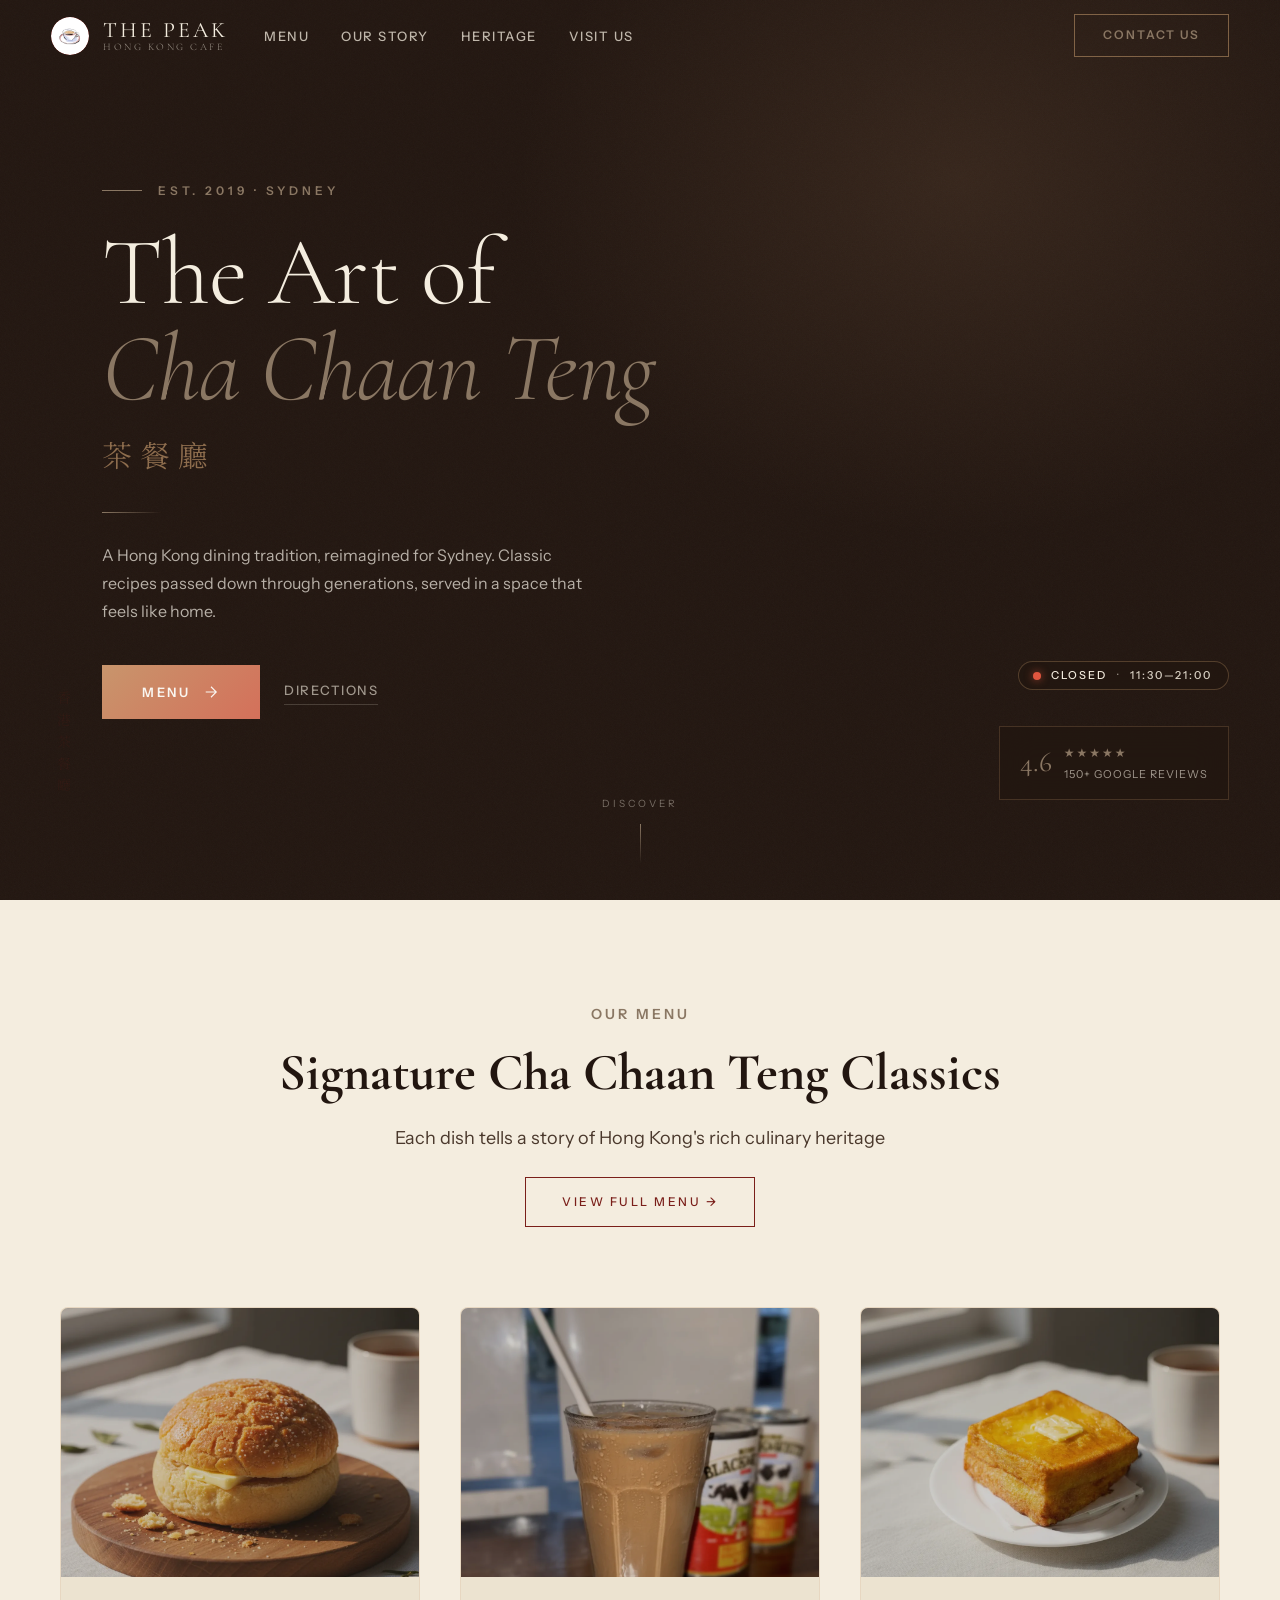
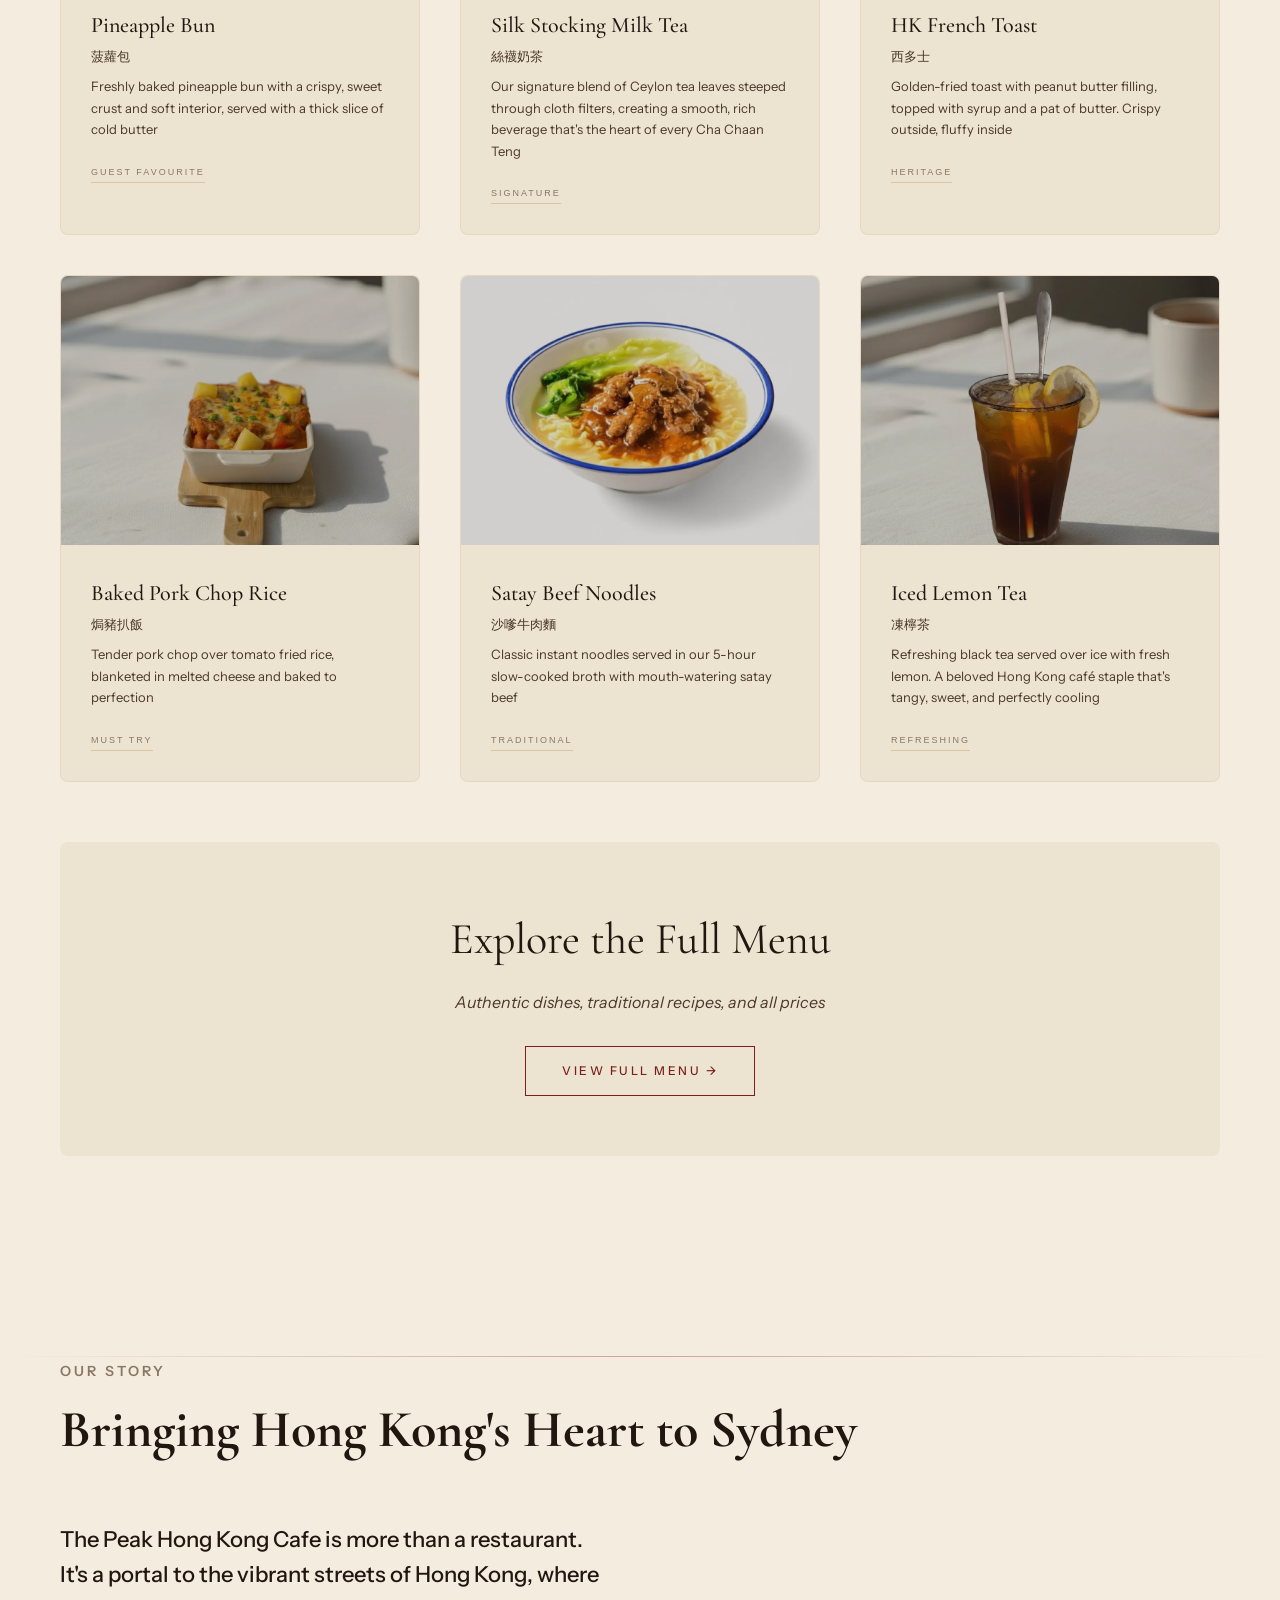
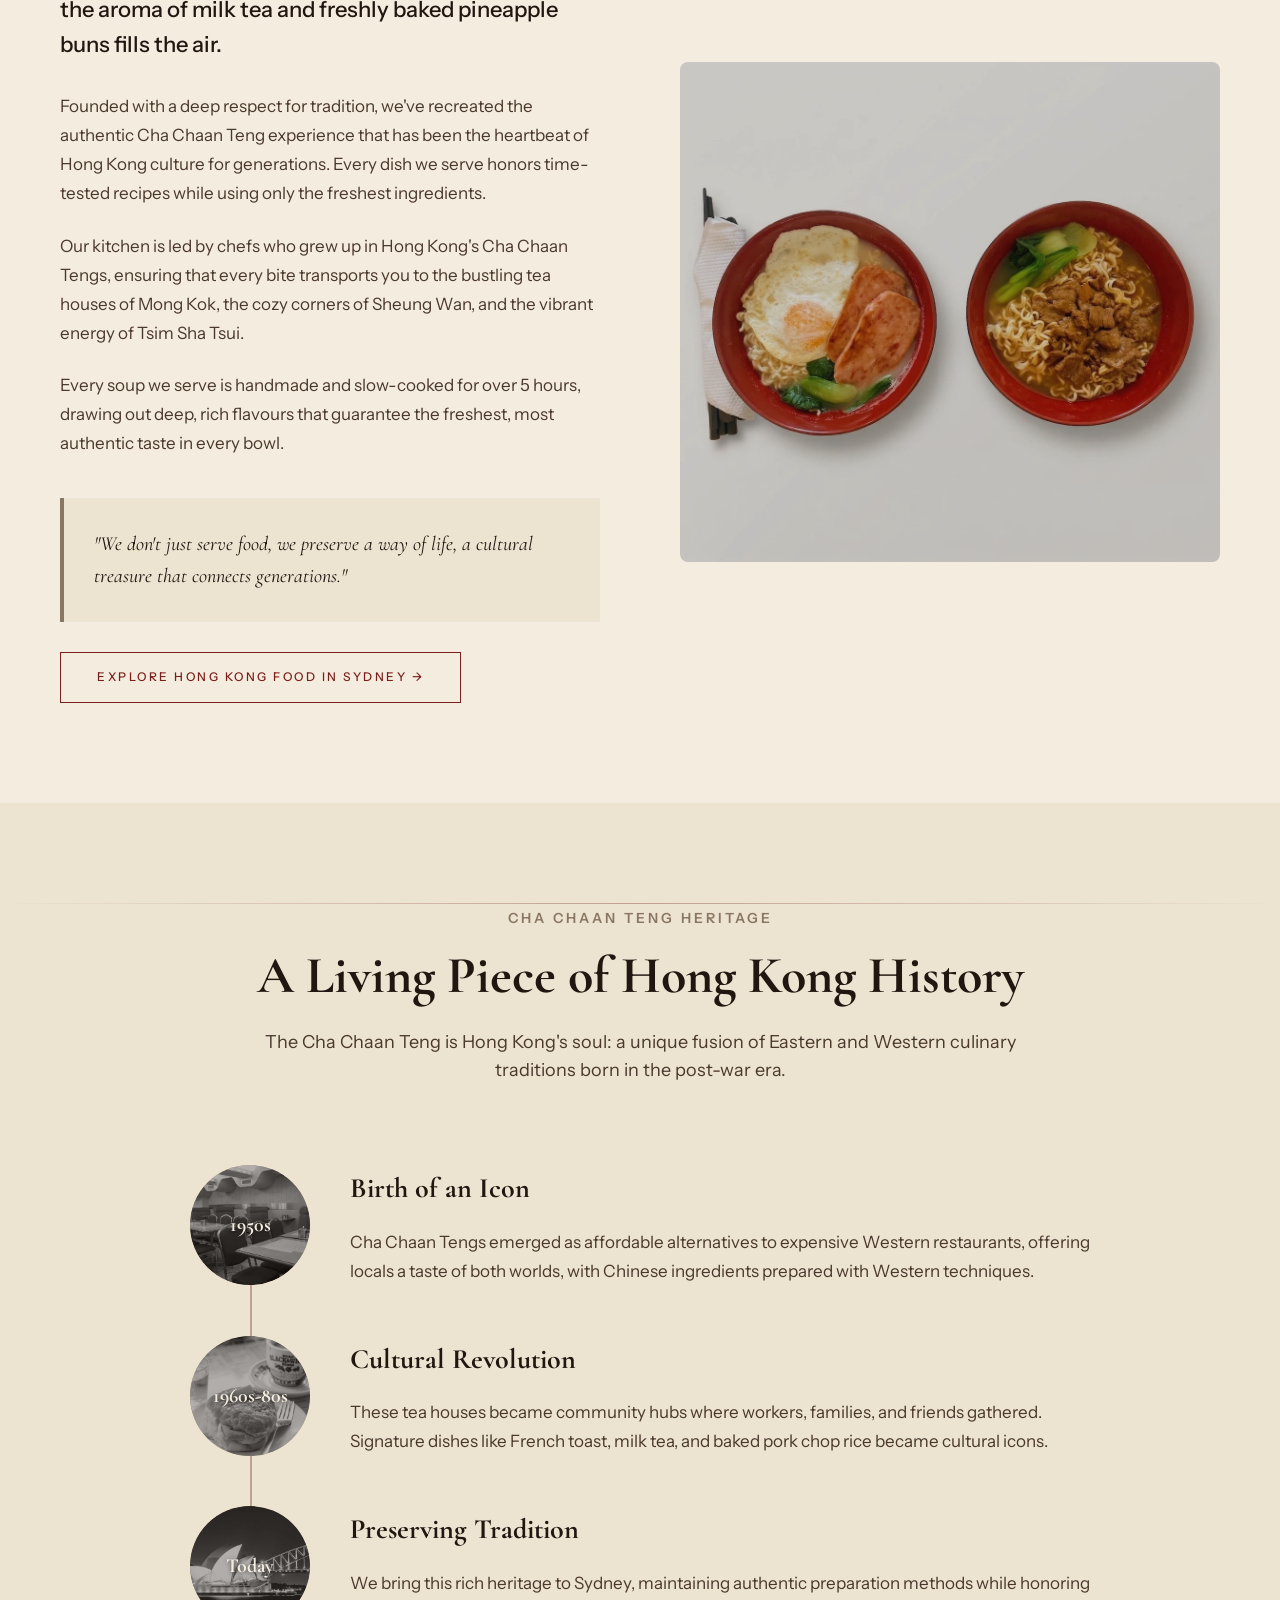
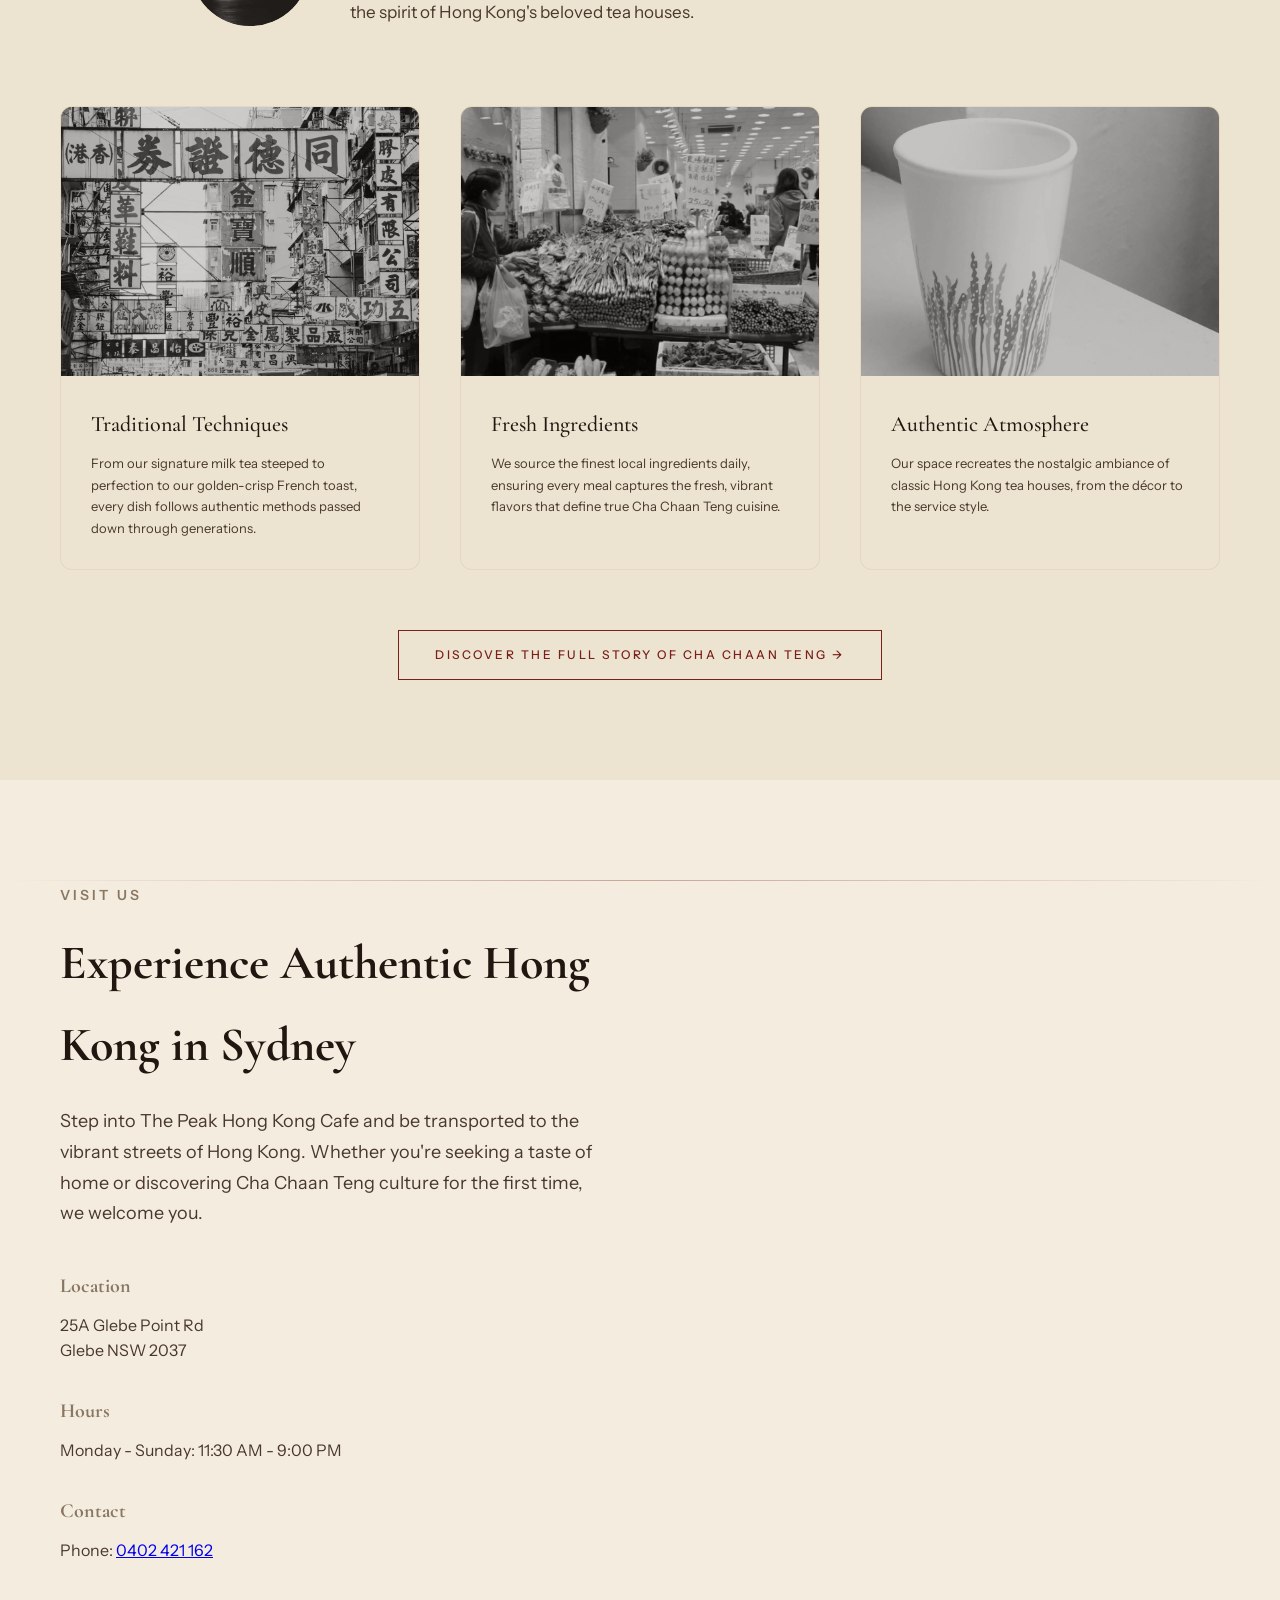
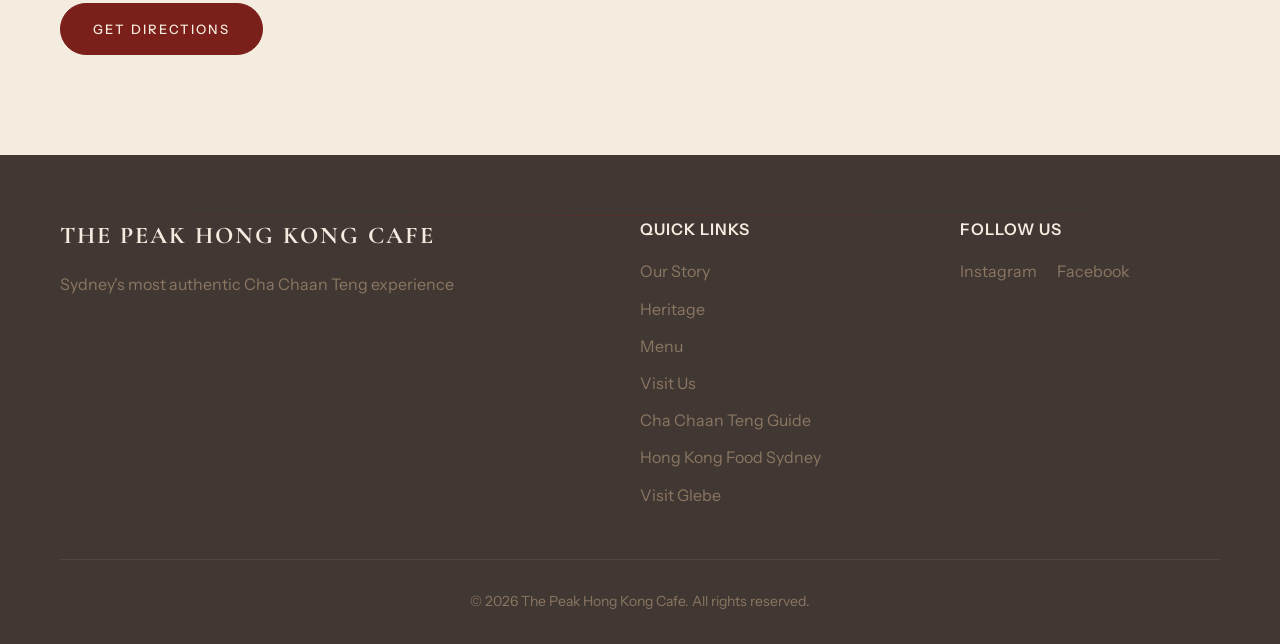
<file: index.html>
<!DOCTYPE html>
<html lang="en">
<head>
    <!-- Google tag (gtag.js) — GA4 -->
    <script async src="https://www.googletagmanager.com/gtag/js?id=G-RQZVJZ2L6E"></script>
    <script>
      window.dataLayer = window.dataLayer || [];
      function gtag(){dataLayer.push(arguments);}
      gtag('js', new Date());
      gtag('config', 'G-RQZVJZ2L6E');
    </script>

    <meta charset="UTF-8">
    <meta name="viewport" content="width=device-width, initial-scale=1.0">
    <title>The Peak Hong Kong Cafe | Hong Kong Restaurant & Cha Chaan Teng in Glebe, Sydney</title>
    <meta name="description" content="The Peak Hong Kong Cafe — a Hong Kong restaurant and cha chaan teng in Glebe, Sydney. Authentic milk tea, pineapple buns, satay beef noodles, and classic Hong Kong dishes. Est. 2019.">
    <meta name="keywords" content="cha chaan teng sydney, hong kong cafe sydney, the peak hong kong cafe, glebe restaurant, hong kong food sydney, milk tea sydney, pineapple bun sydney, hong kong restaurant sydney, hong kong restaurant glebe, best cha chaan teng sydney, cha chan teng, cha chang teng, char chan teng, hong kong cafe near me, cafe near me, hk cafe sydney, hong kong breakfast sydney">
    <link rel="canonical" href="https://thepeakhkcafe.com.au/">
    <meta name="theme-color" content="#1A0E08">

    <!-- Favicon -->
    <link rel="icon" type="image/png" sizes="32x32" href="assets/images/favicon-32.png">
    <link rel="icon" type="image/png" sizes="192x192" href="assets/images/logo.png">
    <link rel="apple-touch-icon" sizes="180x180" href="assets/images/apple-touch-icon.png">

    <!-- Open Graph / Facebook / iMessage -->
    <meta property="og:type" content="restaurant">
    <meta property="og:title" content="The Peak Hong Kong Cafe — Authentic Hong Kong Cafe & Cha Chaan Teng in Glebe, Sydney">
    <meta property="og:description" content="A Hong Kong dining tradition, reimagined for Sydney. Classic Cha Chaan Teng recipes passed down through generations, served in Glebe.">
    <meta property="og:image" content="https://thepeakhkcafe.com.au/assets/images/logo.webp">
    <meta property="og:image:width" content="1200">
    <meta property="og:image:height" content="630">
    <meta property="og:url" content="https://thepeakhkcafe.com.au/">
    <meta property="og:site_name" content="The Peak Hong Kong Cafe">
    <meta property="og:locale" content="en_AU">

    <!-- Twitter Card -->
    <meta name="twitter:card" content="summary_large_image">
    <meta name="twitter:title" content="The Peak Hong Kong Cafe | Sydney's Authentic Cha Chaan Teng">
    <meta name="twitter:description" content="A Hong Kong dining tradition, reimagined for Sydney. Classic Cha Chaan Teng recipes in Glebe.">
    <meta name="twitter:image" content="https://thepeakhkcafe.com.au/assets/images/logo.webp">
    <!-- TODO: Create og-share.webp (1200x630) branded share image and update OG/Twitter image tags -->

    <!-- Geo Meta Tags -->
    <meta name="geo.region" content="AU-NSW">
    <meta name="geo.placename" content="Glebe, Sydney">
    <meta name="geo.position" content="-33.8794;151.1868">
    <meta name="ICBM" content="-33.8794, 151.1868">

    <!-- Structured Data - Restaurant -->
    <script type="application/ld+json">
    {
        "@context": "https://schema.org",
        "@type": "Restaurant",
        "name": "The Peak Hong Kong Cafe",
        "alternateName": ["The Peak HK Cafe", "峰", "The Peak 茶餐廳"],
        "description": "Sydney's most authentic Cha Chaan Teng (茶餐廳) serving traditional Hong Kong cafe dishes in Glebe. Silk stocking milk tea, polo buns, HK French toast, baked pork chop rice, and more.",
        "image": [
            "https://thepeakhkcafe.com.au/assets/images/pineapple-bun.webp",
            "https://thepeakhkcafe.com.au/assets/images/milktea.webp",
            "https://thepeakhkcafe.com.au/assets/images/french-toast.webp",
            "https://thepeakhkcafe.com.au/assets/images/fullsizerender.webp"
        ],
        "logo": "https://thepeakhkcafe.com.au/assets/images/logo.webp",
        "url": "https://thepeakhkcafe.com.au/",
        "telephone": "+61402421162",
        "address": {
            "@type": "PostalAddress",
            "streetAddress": "25A Glebe Point Rd",
            "addressLocality": "Glebe",
            "addressRegion": "NSW",
            "postalCode": "2037",
            "addressCountry": "AU"
        },
        "geo": {
            "@type": "GeoCoordinates",
            "latitude": -33.8794,
            "longitude": 151.1868
        },
        "openingHoursSpecification": {
            "@type": "OpeningHoursSpecification",
            "dayOfWeek": ["Monday", "Tuesday", "Wednesday", "Thursday", "Friday", "Saturday", "Sunday"],
            "opens": "11:30",
            "closes": "21:00"
        },
        "servesCuisine": ["Hong Kong", "Cantonese", "Cha Chaan Teng", "Chinese"],
        "priceRange": "$$",
        "aggregateRating": {
            "@type": "AggregateRating",
            "ratingValue": "4.6",
            "reviewCount": "150",
            "bestRating": "5"
        },
        "foundingDate": "2019",
        "hasMenu": {
            "@id": "https://thepeakhkcafe.com.au/menu.html#menu"
        },
        "acceptsReservations": false,
        "sameAs": [
            "https://www.instagram.com/thepeakhkcafe/",
            "https://www.facebook.com/thepeakhkcafe"
        ]
    }
    </script>

    <link rel="preload" as="video" href="assets/video/hero-milk-tea-pour.mp4" type="video/mp4">
    <link rel="preconnect" href="https://fonts.googleapis.com">
    <link rel="preconnect" href="https://fonts.gstatic.com" crossorigin>
    <link href="https://fonts.googleapis.com/css2?family=Cormorant+Garamond:ital,wght@0,300;0,400;0,500;0,600;1,300;1,400;1,500&family=Noto+Serif+TC:wght@300;400;500;600&family=Instrument+Sans:ital,wght@0,400;0,500;0,600;1,400&display=swap" rel="stylesheet" media="print" onload="this.media='all'">
    <noscript><link href="https://fonts.googleapis.com/css2?family=Cormorant+Garamond:ital,wght@0,300;0,400;0,500;0,600;1,300;1,400;1,500&family=Noto+Serif+TC:wght@300;400;500;600&family=Instrument+Sans:ital,wght@0,400;0,500;0,600;1,400&display=swap" rel="stylesheet"></noscript>
    <link rel="stylesheet" href="styles.css">
</head>
<body>
    <!-- Navigation -->
    <nav class="navbar" id="navbar">
        <div class="nav-left">
            <a href="#" class="nav-logo">
                <div class="nav-logo-icon">
                    <img src="assets/images/logo.webp" alt="The Peak Logo" class="nav-logo-icon-img" width="38" height="38">
                </div>
                <span class="nav-logo-text">The Peak<span class="nav-logo-sub">Hong Kong Cafe</span></span>
            </a>
            <ul class="nav-links">
                <li><a href="#menu">Menu</a></li>
                <li><a href="#story">Our Story</a></li>
                <li><a href="#heritage">Heritage</a></li>
                <li><a href="#visit">Visit Us</a></li>
            </ul>
        </div>
        <a href="#visit" class="nav-cta">Contact Us</a>
        <div class="hamburger" id="hamburger" aria-label="Open menu">
            <span></span>
            <span></span>
            <span></span>
        </div>
    </nav>

    <!-- Mobile Menu -->
    <div class="mobile-menu" id="mobile-menu">
        <ul class="mobile-menu-links">
            <li><a href="#menu">Menu</a></li>
            <li><a href="#story">Our Story</a></li>
            <li><a href="#heritage">Heritage</a></li>
            <li><a href="#visit">Visit Us</a></li>
        </ul>
        <a href="#visit" class="mobile-menu-cta">Contact Us</a>
    </div>

    <!-- Hero Section -->
    <section class="hero">
        <!-- Background Video -->
        <video class="hero-bg" autoplay muted loop playsinline aria-hidden="true">
            <source src="assets/video/hero-milk-tea-pour.mp4" type="video/mp4">
            Your browser does not support the video tag.
        </video>
        <div class="hero-overlay"></div>
        <div class="hero-light"></div>
        <div class="hero-grain"></div>

        <!-- Main Content -->
        <div class="hero-content">
            <div class="hero-status hero-status--mobile" data-hero-status data-status="open">
                <span class="hero-status-dot"></span>
                <span class="hero-status-text">Open Now</span>
                <span class="hero-status-sep">·</span>
                <span class="hero-status-hours">11:30—21:00</span>
            </div>
            <div class="hero-eyebrow">Est. 2019 · SYDNEY</div>
            <h1 class="hero-title">The Art of<br><em>Cha Chaan Teng</em></h1>
            <span class="sr-only">The Peak Hong Kong Cafe — Hong Kong Restaurant & Cha Chaan Teng in Glebe, Sydney</span>
            <div class="hero-chinese">茶餐廳</div>
            <div class="hero-divider"></div>
            <p class="hero-description">
                A Hong Kong dining tradition, reimagined for Sydney. Classic recipes passed down through generations, served in a space that feels like home.
            </p>
            <div class="hero-actions">
                <a href="menu.html" class="hero-btn-primary">
                    <span>Menu</span>
                    <svg width="18" height="18" viewBox="0 0 24 24" fill="none" stroke="currentColor" stroke-width="1.5">
                        <path d="M5 12h14M12 5l7 7-7 7"/>
                    </svg>
                </a>
                <a href="https://www.google.com/maps/dir/?api=1&amp;destination=The+Peak+Hong+Kong+Cafe%2C+25A+Glebe+Point+Road%2C+Glebe+NSW+2037" target="_blank" rel="noopener" class="hero-btn-secondary">Directions</a>
            </div>
        </div>

        <!-- Right side info -->
        <div class="hero-side">
            <div class="hero-status hero-status--desktop" data-hero-status data-status="open">
                <span class="hero-status-dot"></span>
                <span class="hero-status-text">Open Now</span>
                <span class="hero-status-sep">·</span>
                <span class="hero-status-hours">11:30—21:00</span>
            </div>
            <div class="hero-badge">
                <div class="hero-badge-rating">4.6</div>
                <div class="hero-badge-info">
                    <div class="hero-badge-stars">★★★★★</div>
                    <div class="hero-badge-label">150+ Google Reviews</div>
                </div>
            </div>
        </div>

        <!-- Decorative vertical Chinese text -->
        <div class="hero-vertical">香港茶餐廳</div>

        <!-- Scroll indicator -->
        <div class="hero-scroll">
            <span class="hero-scroll-text">Discover</span>
            <div class="hero-scroll-line"></div>
        </div>
    </section>

    <!-- Menu Highlights Section -->
    <section id="menu" class="menu-section">
        <div class="container">
            <div class="section-header centered">
                <span class="section-label">Our Menu</span>
                <h2 class="section-title">Signature Cha Chaan Teng Classics</h2>
                <p class="section-intro">Each dish tells a story of Hong Kong's rich culinary heritage</p>
                <a href="menu.html" class="subtle-cta">View full menu &rarr;</a>
            </div>

            <div class="menu-grid">
                <div class="menu-item">
                    <div class="menu-image">
                        <img src="assets/images/pineapple-bun.webp" alt="Polo Bun (菠蘿包) — freshly baked Hong Kong pineapple bun with butter at The Peak Hong Kong Cafe, Glebe" loading="lazy" width="600" height="450">
                    </div>
                    <div class="menu-details">
                        <h3 class="menu-name">Pineapple Bun</h3>
                        <span class="menu-chinese">菠蘿包</span>
                        <p>Freshly baked pineapple bun with a crispy, sweet crust and soft interior, served with a thick slice of cold butter</p>
                        <span class="menu-badge">Guest Favourite</span>
                    </div>
                </div>

                <div class="menu-item">
                    <div class="menu-image">
                        <img src="assets/images/milktea.webp" alt="Silk Stocking Milk Tea (絲襪奶茶) — traditional Hong Kong-style milk tea at The Peak Hong Kong Cafe, Sydney" loading="lazy" width="600" height="450">
                    </div>
                    <div class="menu-details">
                        <h3 class="menu-name">Silk Stocking Milk Tea</h3>
                        <span class="menu-chinese">絲襪奶茶</span>
                        <p>Our signature blend of Ceylon tea leaves steeped through cloth filters, creating a smooth, rich beverage that's the heart of every Cha Chaan Teng</p>
                        <span class="menu-badge">Signature</span>
                    </div>
                </div>

                <div class="menu-item">
                    <div class="menu-image">
                        <img src="assets/images/french-toast.webp" alt="Hong Kong French Toast (西多士) — golden-fried with peanut butter and syrup at The Peak Hong Kong Cafe, Glebe" loading="lazy" width="600" height="450">
                    </div>
                    <div class="menu-details">
                        <h3 class="menu-name">HK French Toast</h3>
                        <span class="menu-chinese">西多士</span>
                        <p>Golden-fried toast with peanut butter filling, topped with syrup and a pat of butter. Crispy outside, fluffy inside</p>
                        <span class="menu-badge">Heritage</span>
                    </div>
                </div>

                <div class="menu-item">
                    <div class="menu-image">
                        <img src="assets/images/porkchop.webp" alt="Baked Pork Chop Rice (焗豬扒飯) — Hong Kong-style with melted cheese at The Peak Hong Kong Cafe" loading="lazy" width="600" height="450">
                    </div>
                    <div class="menu-details">
                        <h3 class="menu-name">Baked Pork Chop Rice</h3>
                        <span class="menu-chinese">焗豬扒飯</span>
                        <p>Tender pork chop over tomato fried rice, blanketed in melted cheese and baked to perfection</p>
                        <span class="menu-badge">Must Try</span>
                    </div>
                </div>

                <div class="menu-item">
                    <div class="menu-image">
                        <img src="assets/images/sataybeef.webp" alt="Satay Beef Noodles (沙嗲牛肉麵) — Classic instant noodles in 5-hour broth at The Peak Hong Kong Cafe" loading="lazy" width="600" height="450">
                    </div>
                    <div class="menu-details">
                        <h3 class="menu-name">Satay Beef Noodles</h3>
                        <span class="menu-chinese">沙嗲牛肉麵</span>
                        <p>Classic instant noodles served in our 5-hour slow-cooked broth with mouth-watering satay beef</p>
                        <span class="menu-badge">Traditional</span>
                    </div>
                </div>

                <div class="menu-item">
                    <div class="menu-image">
                        <img src="assets/images/icelt.webp" alt="Iced Lemon Tea (凍檸茶) — refreshing Hong Kong-style iced tea at The Peak Hong Kong Cafe, Sydney" loading="lazy" width="600" height="450">
                    </div>
                    <div class="menu-details">
                        <h3 class="menu-name">Iced Lemon Tea</h3>
                        <span class="menu-chinese">凍檸茶</span>
                        <p>Refreshing black tea served over ice with fresh lemon. A beloved Hong Kong café staple that's tangy, sweet, and perfectly cooling</p>
                        <span class="menu-badge">Refreshing</span>
                    </div>
                </div>
            </div>

            <div class="menu-cta">
                <h2 class="menu-cta-title">Explore the Full Menu</h2>
                <p>Authentic dishes, traditional recipes, and all prices</p>
                <a href="menu.html" class="menu-cta-btn">View Full Menu &rarr;</a>
            </div>
        </div>
    </section>

    <!-- Our Story Section -->
    <section id="story" class="story-section">
        <div class="container">
            <div class="section-header">
                <span class="section-label">Our Story</span>
                <h2 class="section-title">Bringing Hong Kong's Heart to Sydney</h2>
            </div>
            <div class="story-content">
                <div class="story-text">
                    <p class="lead">The Peak Hong Kong Cafe is more than a restaurant. It's a portal to the vibrant streets of Hong Kong, where the aroma of milk tea and freshly baked pineapple buns fills the air.</p>
                    <p>Founded with a deep respect for tradition, we've recreated the authentic Cha Chaan Teng experience that has been the heartbeat of Hong Kong culture for generations. Every dish we serve honors time-tested recipes while using only the freshest ingredients.</p>
                    <p>Our kitchen is led by chefs who grew up in Hong Kong's Cha Chaan Tengs, ensuring that every bite transports you to the bustling tea houses of Mong Kok, the cozy corners of Sheung Wan, and the vibrant energy of Tsim Sha Tsui.</p>
                    <p>Every soup we serve is handmade and slow-cooked for over 5 hours, drawing out deep, rich flavours that guarantee the freshest, most authentic taste in every bowl.</p>
                    <blockquote>
                        "We don't just serve food, we preserve a way of life, a cultural treasure that connects generations."
                    </blockquote>
                    <a href="hong-kong-food-sydney.html" class="menu-cta-btn" style="margin-top: 30px; display: inline-block;">Explore Hong Kong Food in Sydney &rarr;</a>
                </div>
                <div class="story-image">
                    <img src="assets/images/the-peak-noodles.webp" alt="Authentic Cha Chaan Teng noodles at The Peak Hong Kong Cafe, Glebe" loading="lazy" width="600" height="500">
                </div>
            </div>
        </div>
    </section>

    <!-- Heritage Section -->
    <section id="heritage" class="heritage-section">
        <div class="container">
            <div class="section-header centered">
                <span class="section-label">Cha Chaan Teng Heritage</span>
                <h2 class="section-title">A Living Piece of Hong Kong History</h2>
                <p class="section-intro">The Cha Chaan Teng is Hong Kong's soul: a unique fusion of Eastern and Western culinary traditions born in the post-war era.</p>
            </div>

            <div class="heritage-timeline">
                <div class="timeline-item">
                    <div class="timeline-icon timeline-icon-img">
                        <img src="assets/images/gen-1950s.webp" alt="1950s Hong Kong — the birth of Cha Chaan Teng café culture" loading="lazy" width="120" height="120">
                        <span>1950s</span>
                    </div>
                    <div class="timeline-content">
                        <h3>Birth of an Icon</h3>
                        <p>Cha Chaan Tengs emerged as affordable alternatives to expensive Western restaurants, offering locals a taste of both worlds, with Chinese ingredients prepared with Western techniques.</p>
                    </div>
                </div>

                <div class="timeline-item">
                    <div class="timeline-icon timeline-icon-img">
                        <img src="assets/images/gen-1960s.webp" alt="1960s–80s Hong Kong — Cha Chaan Teng becomes a cultural icon" loading="lazy" width="120" height="120">
                        <span>1960s-80s</span>
                    </div>
                    <div class="timeline-content">
                        <h3>Cultural Revolution</h3>
                        <p>These tea houses became community hubs where workers, families, and friends gathered. Signature dishes like French toast, milk tea, and baked pork chop rice became cultural icons.</p>
                    </div>
                </div>

                <div class="timeline-item">
                    <div class="timeline-icon timeline-icon-img">
                        <img src="assets/images/image-copy.webp" alt="Preserving Hong Kong Cha Chaan Teng traditions today at The Peak Hong Kong Cafe, Sydney" loading="lazy" width="120" height="120">
                        <span>Today</span>
                    </div>
                    <div class="timeline-content">
                        <h3>Preserving Tradition</h3>
                        <p>We bring this rich heritage to Sydney, maintaining authentic preparation methods while honoring the spirit of Hong Kong's beloved tea houses.</p>
                    </div>
                </div>
            </div>

            <div class="heritage-features">
                <div class="feature-card">
                    <div class="feature-image">
                        <img src="assets/images/hong-kong-tradition.webp" alt="Traditional Hong Kong cooking techniques — milk tea straining and French toast preparation" loading="lazy" width="600" height="450">
                    </div>
                    <div class="feature-body">
                        <h3>Traditional Techniques</h3>
                        <p>From our signature milk tea steeped to perfection to our golden-crisp French toast, every dish follows authentic methods passed down through generations.</p>
                    </div>
                </div>

                <div class="feature-card">
                    <div class="feature-image">
                        <img src="assets/images/wet-market.webp" alt="Fresh ingredients sourced daily for authentic Cha Chaan Teng cuisine" loading="lazy" width="600" height="450">
                    </div>
                    <div class="feature-body">
                        <h3>Fresh Ingredients</h3>
                        <p>We source the finest local ingredients daily, ensuring every meal captures the fresh, vibrant flavors that define true Cha Chaan Teng cuisine.</p>
                    </div>
                </div>

                <div class="feature-card">
                    <div class="feature-image">
                        <img src="assets/images/hong-kong-cup.webp" alt="Authentic Hong Kong Cha Chaan Teng atmosphere and décor at The Peak Hong Kong Cafe" loading="lazy" width="600" height="450">
                    </div>
                    <div class="feature-body">
                        <h3>Authentic Atmosphere</h3>
                        <p>Our space recreates the nostalgic ambiance of classic Hong Kong tea houses, from the décor to the service style.</p>
                    </div>
                </div>
            </div>

            <div style="text-align: center; margin-top: 60px;">
                <a href="cha-chaan-teng-sydney.html" class="menu-cta-btn">Discover the Full Story of Cha Chaan Teng &rarr;</a>
            </div>
        </div>
    </section>

    <!-- Visit Section -->
    <section id="visit" class="visit-section">
        <div class="container">
            <div class="visit-content">
                <div class="visit-info">
                    <span class="section-label">Visit Us</span>
                    <h2>Experience Authentic Hong Kong in Sydney</h2>
                    <p class="lead">Step into The Peak Hong Kong Cafe and be transported to the vibrant streets of Hong Kong. Whether you're seeking a taste of home or discovering Cha Chaan Teng culture for the first time, we welcome you.</p>

                    <div class="info-blocks">
                        <div class="info-block">
                            <h3>Location</h3>
                            <p>25A Glebe Point Rd<br>Glebe NSW 2037</p>
                        </div>

                        <div class="info-block">
                            <h3>Hours</h3>
                            <p>Monday - Sunday: 11:30 AM - 9:00 PM</p>
                        </div>

                        <div class="info-block">
                            <h3>Contact</h3>
                            <p class="phone-number">Phone: <a href="tel:+61402421162" class="phone-link" data-track="click_to_call">0402 421 162</a></p>
                        </div>
                    </div>

                    <div class="visit-buttons">
                        <a href="https://www.google.com/maps/dir//25A+Glebe+Point+Rd,+Glebe+NSW+2037" class="btn btn-primary" target="_blank" rel="noopener">Get Directions</a>
                    </div>
                </div>

                <div class="visit-map">
                    <iframe
                        src="https://maps.google.com/maps?q=25A%20Glebe%20Point%20Road,%20Glebe%20NSW%202037,%20Australia&t=&z=15&ie=UTF8&iwloc=&output=embed"
                        title="Google Maps - The Peak Hong Kong Cafe, 25A Glebe Point Rd, Glebe"
                        width="100%"
                        height="100%"
                        style="border:0;"
                        allowfullscreen=""
                        loading="lazy"
                        referrerpolicy="no-referrer-when-downgrade">
                    </iframe>
                </div>
            </div>
        </div>
    </section>

    <!-- Footer -->
    <footer class="footer">
        <div class="container">
            <div class="footer-content">
                <div class="footer-section">
                    <h2 class="footer-title">THE PEAK HONG KONG CAFE</h2>
                    <p>Sydney's most authentic Cha Chaan Teng experience</p>
                </div>

                <div class="footer-section">
                    <h3>Quick Links</h3>
                    <ul>
                        <li><a href="#story">Our Story</a></li>
                        <li><a href="#heritage">Heritage</a></li>
                        <li><a href="#menu">Menu</a></li>
                        <li><a href="#visit">Visit Us</a></li>
                        <li><a href="cha-chaan-teng-sydney.html">Cha Chaan Teng Guide</a></li>
                        <li><a href="hong-kong-food-sydney.html">Hong Kong Food Sydney</a></li>
                        <li><a href="hong-kong-cafe-glebe.html">Visit Glebe</a></li>
                    </ul>
                </div>

                <div class="footer-section">
                    <h3>Follow Us</h3>
                    <div class="social-links">
                        <a href="https://www.instagram.com/thepeakhkcafe/" aria-label="Follow The Peak Hong Kong Cafe on Instagram" target="_blank" rel="noopener">Instagram</a>
                        <a href="https://www.facebook.com/thepeakhkcafe" aria-label="Follow The Peak Hong Kong Cafe on Facebook" target="_blank" rel="noopener">Facebook</a>
                    </div>
                </div>
            </div>

            <div class="footer-bottom">
                <p>&copy; 2026 The Peak Hong Kong Cafe. All rights reserved.</p>
            </div>
        </div>
    </footer>

    <script src="script.js" defer></script>
</body>
</html>
</file>
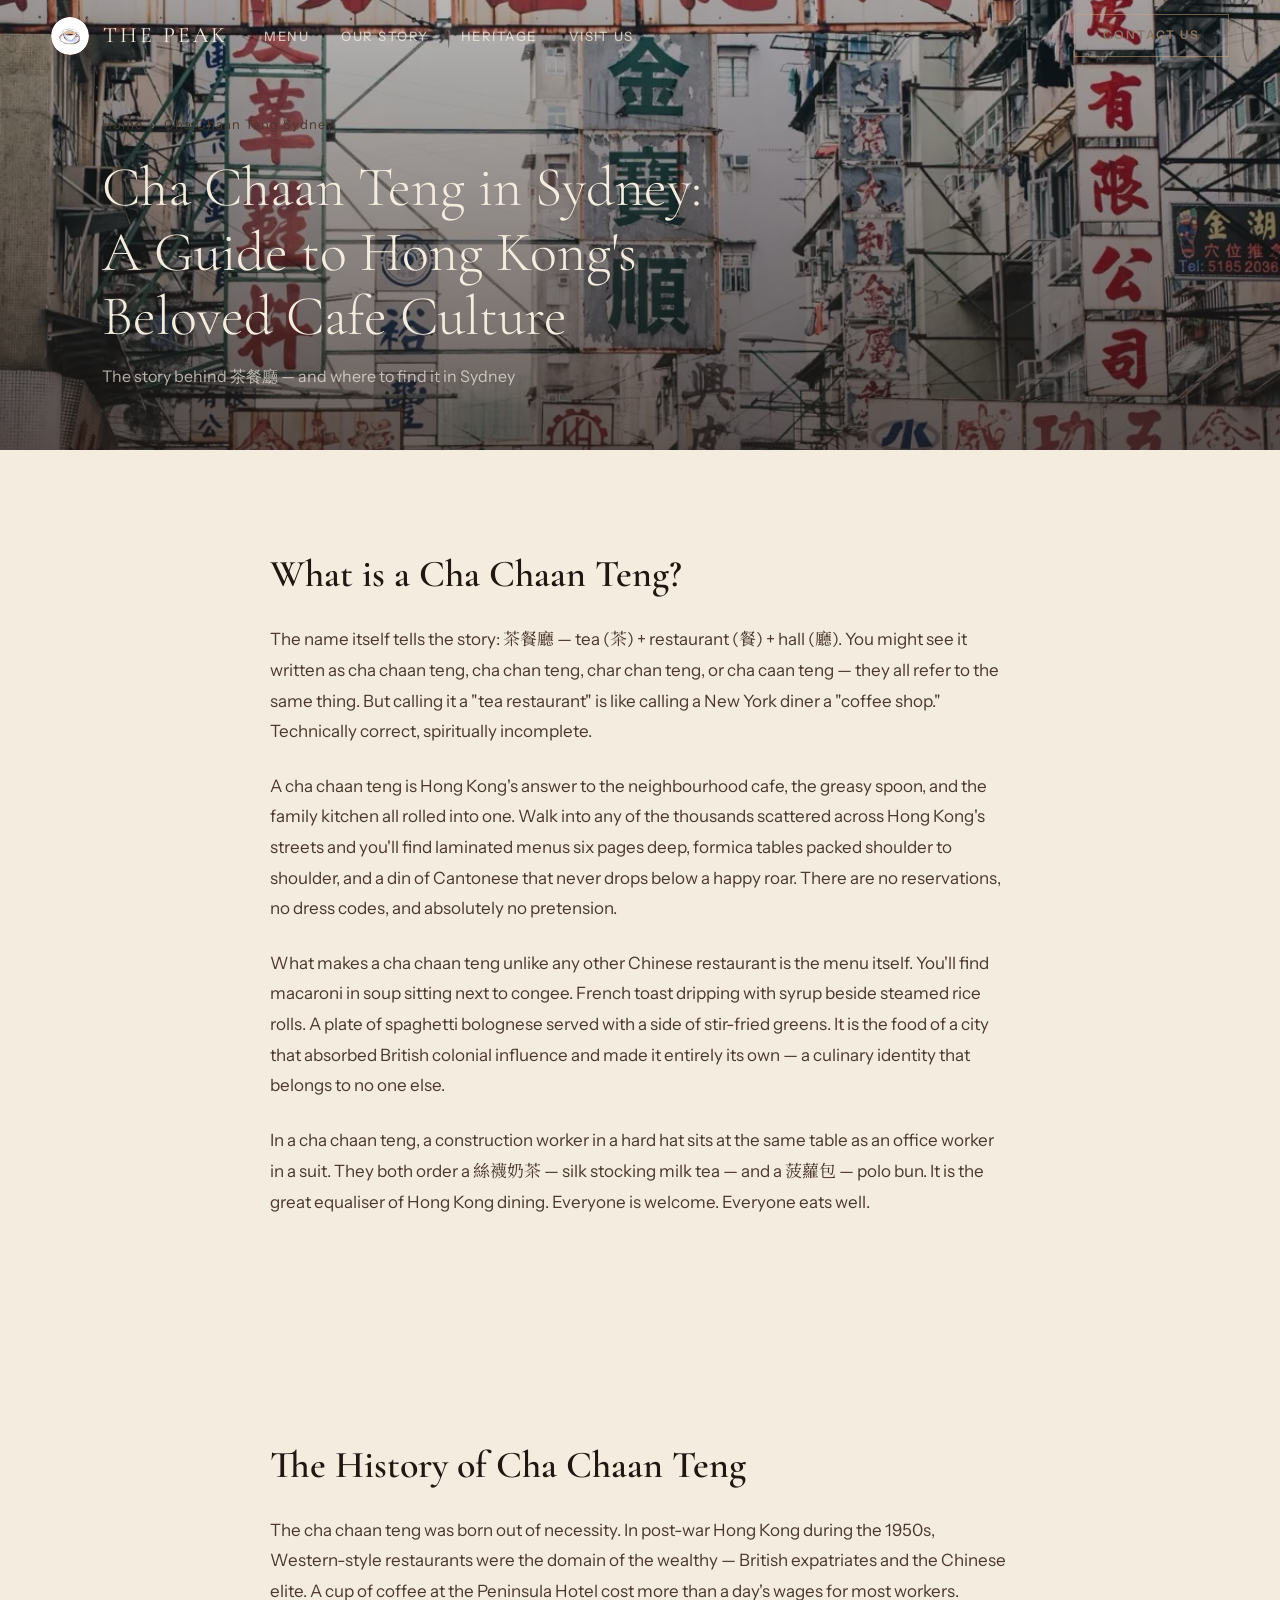
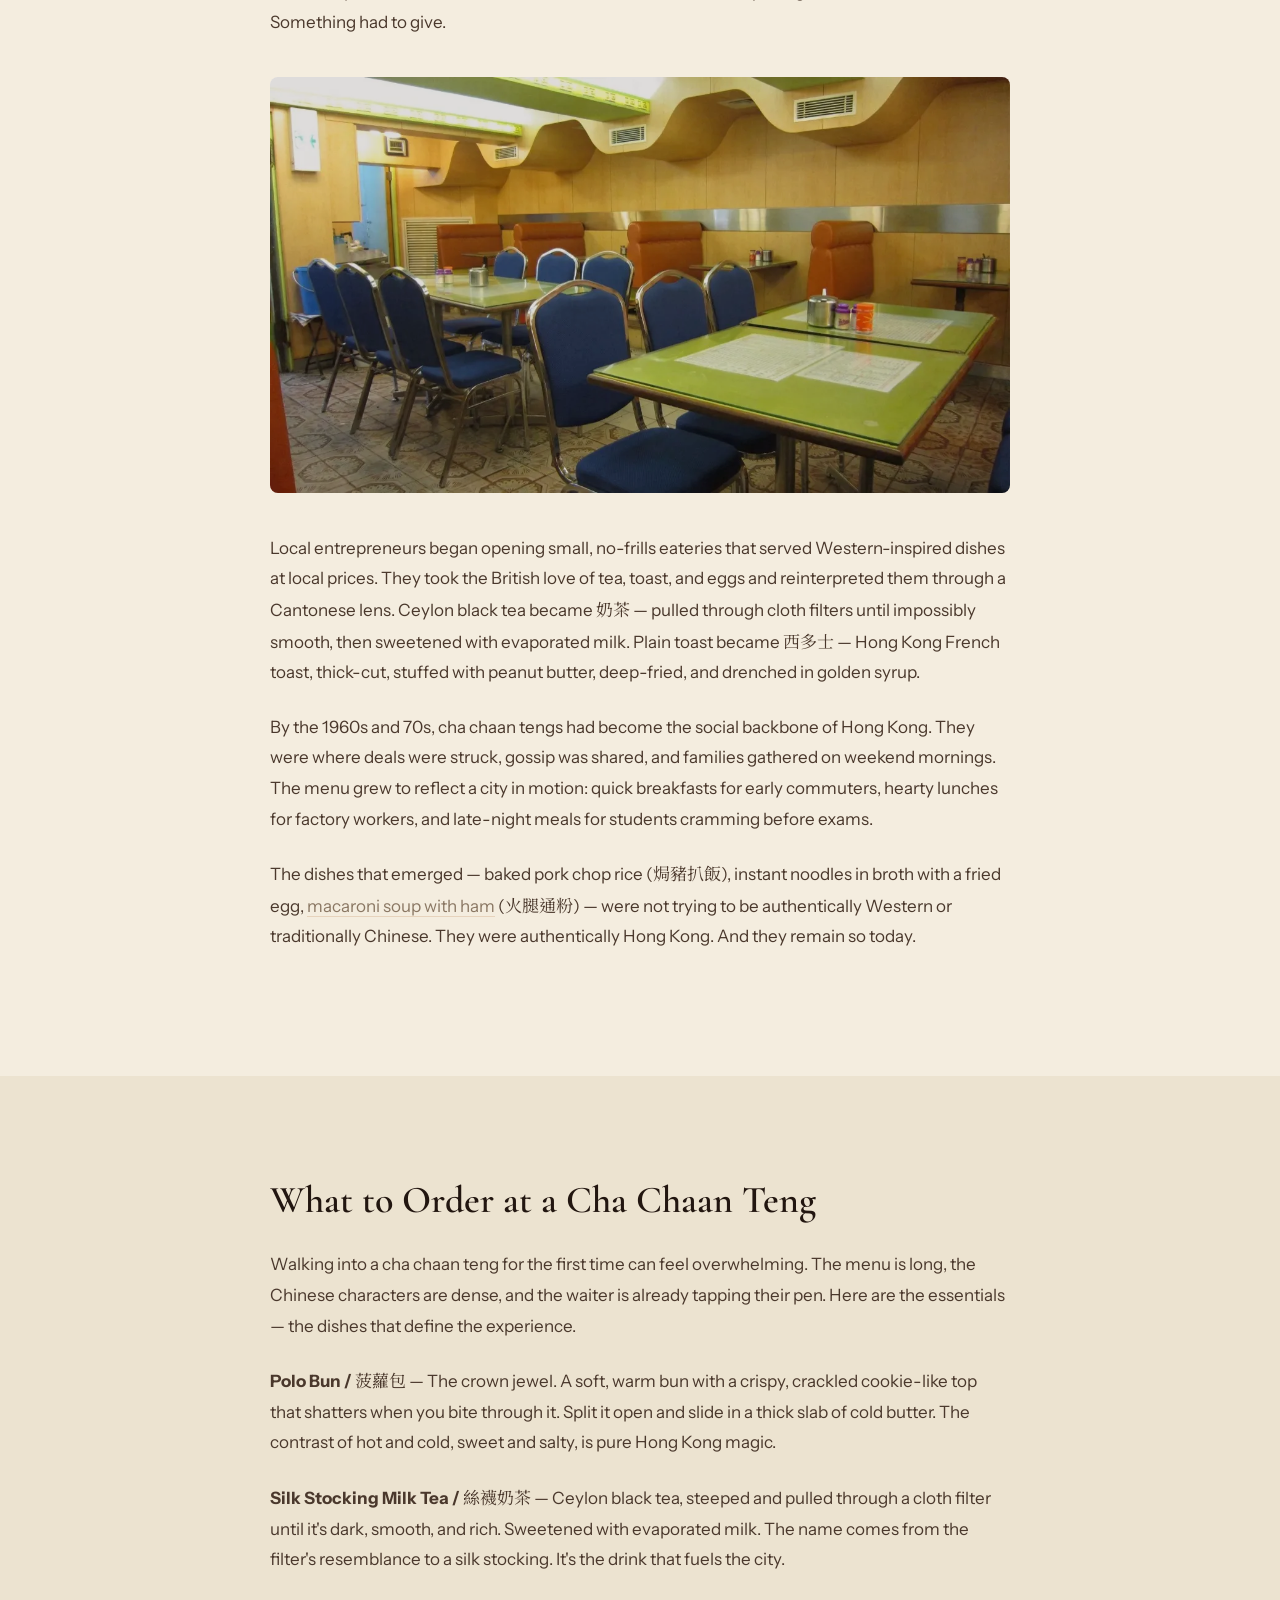
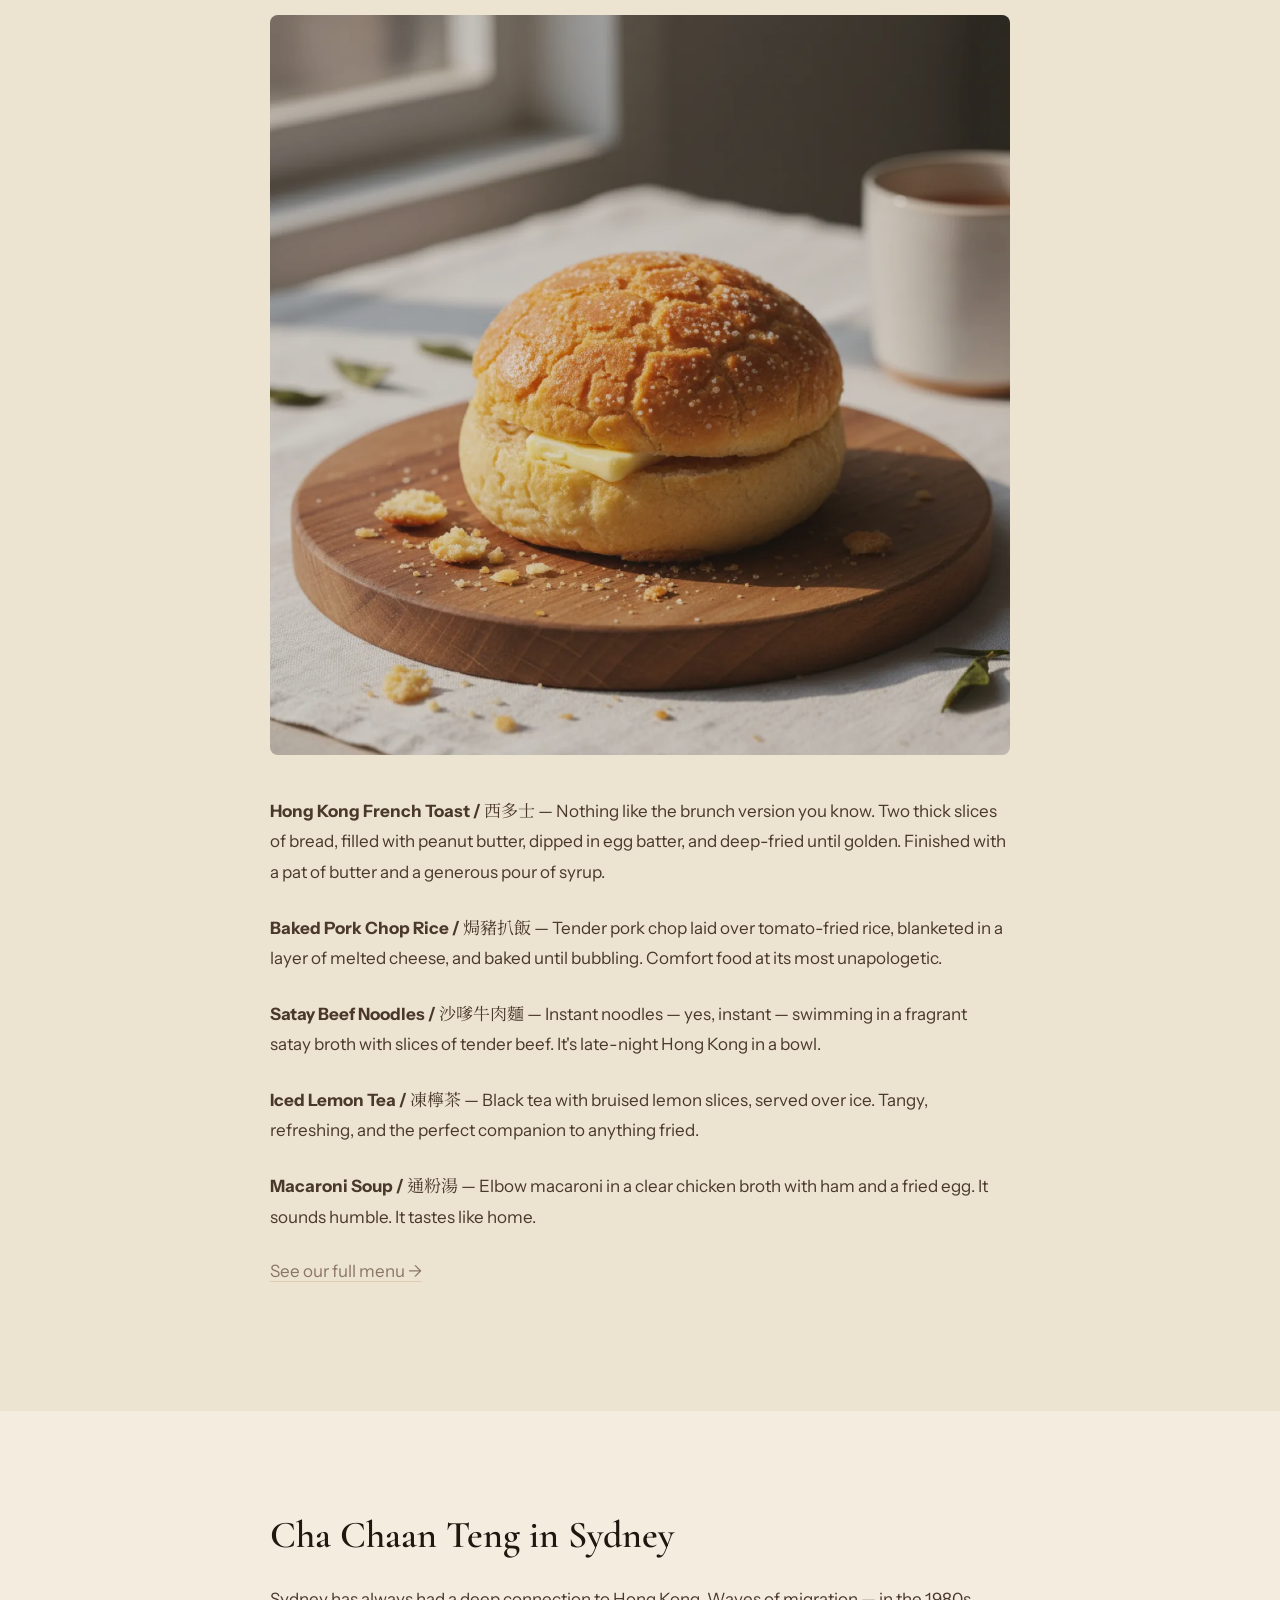
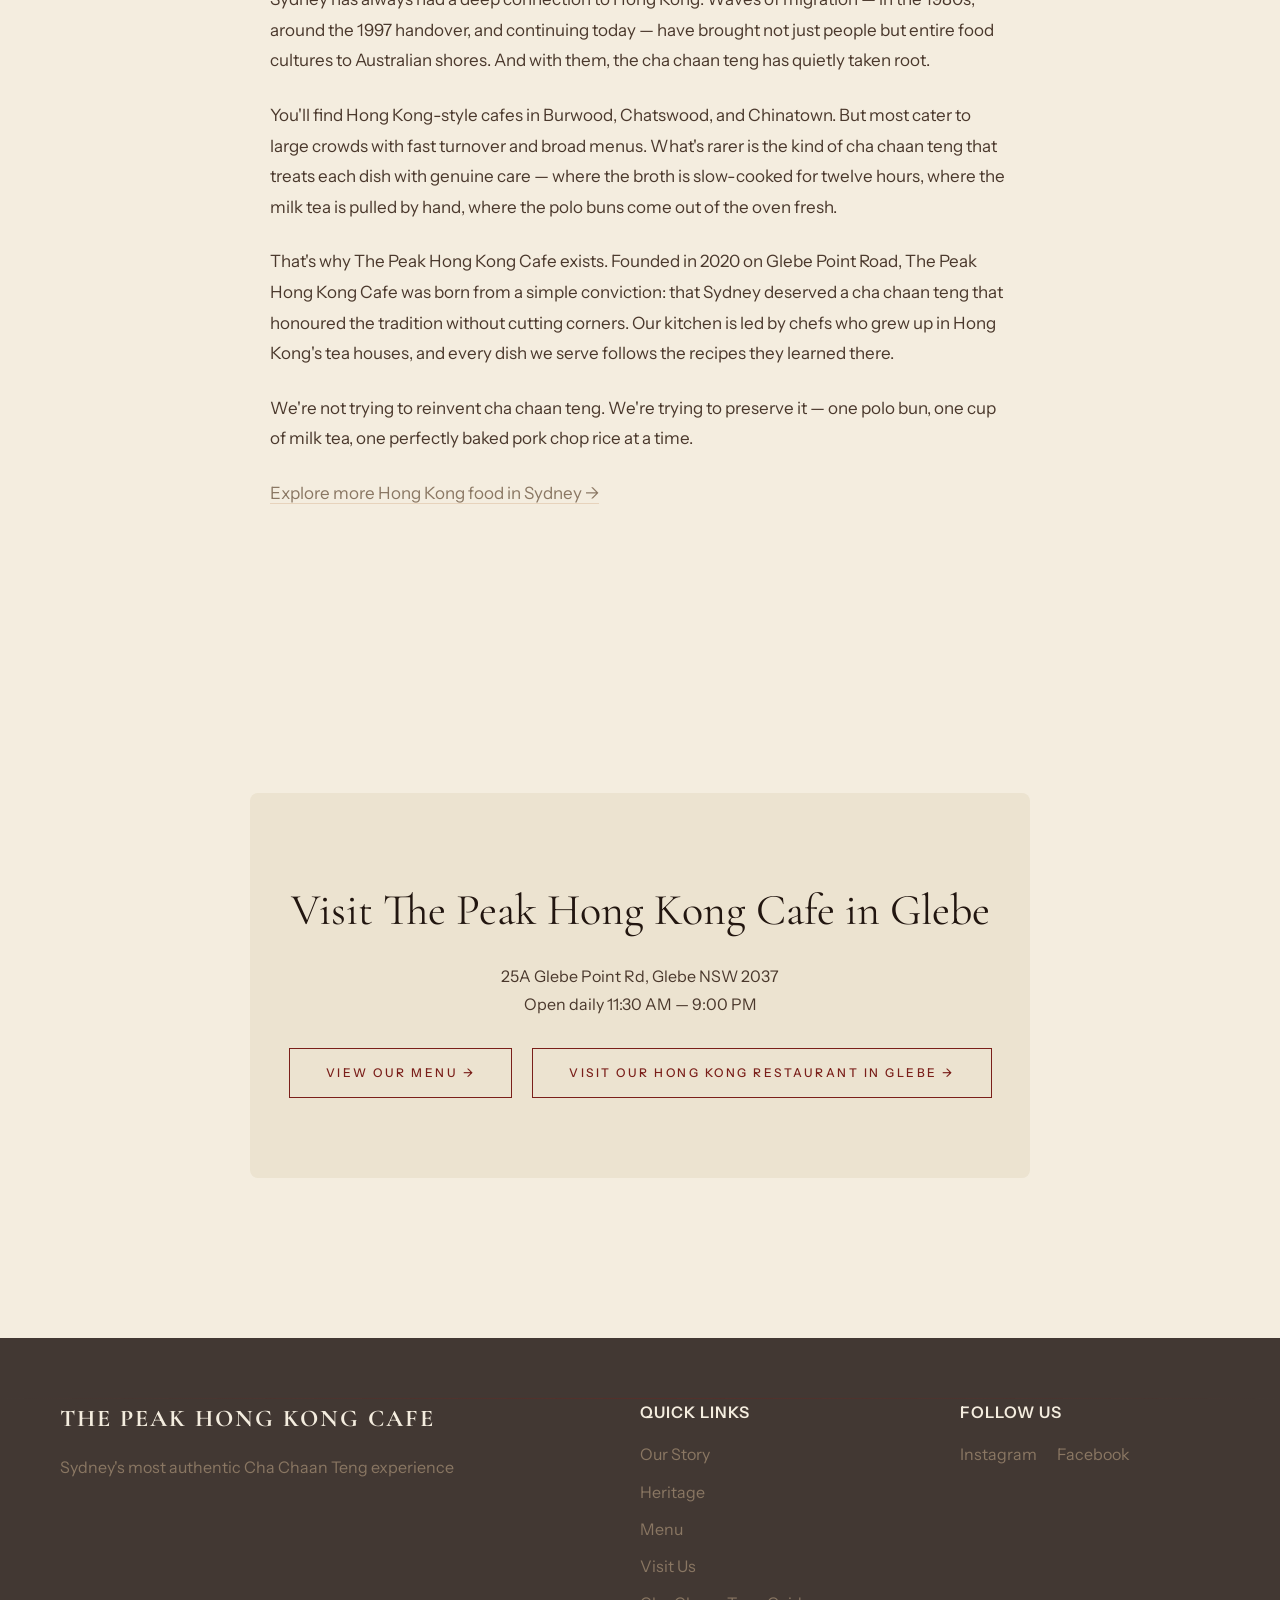
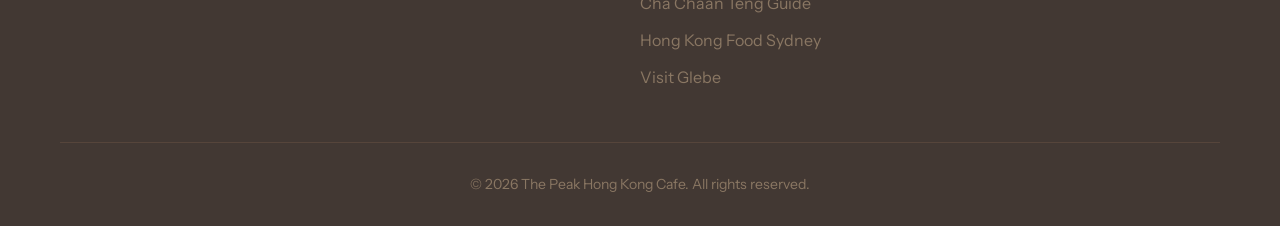
<file: cha-chaan-teng-sydney.html>
<!DOCTYPE html>
<html lang="en">
<head>
    <!-- Google tag (gtag.js) — GA4 -->
    <script async src="https://www.googletagmanager.com/gtag/js?id=G-RQZVJZ2L6E"></script>
    <script>
      window.dataLayer = window.dataLayer || [];
      function gtag(){dataLayer.push(arguments);}
      gtag('js', new Date());
      gtag('config', 'G-RQZVJZ2L6E');
    </script>

    <meta charset="UTF-8">
    <meta name="viewport" content="width=device-width, initial-scale=1.0">
    <title>What is a Cha Chaan Teng? Sydney's Guide to Hong Kong Cafe Culture | The Peak Hong Kong Cafe</title>
    <meta name="description" content="Discover the rich history of cha chaan teng (茶餐廳) — Hong Kong's beloved tea cafes — and experience authentic cha chaan teng cuisine at The Peak Hong Kong Cafe in Glebe, Sydney.">
    <meta name="keywords" content="cha chaan teng, cha chaan teng sydney, 茶餐廳, what is cha chaan teng, hong kong cafe sydney, hong kong food sydney, cha chaan teng meaning, cha chaan teng food">
    <link rel="canonical" href="https://thepeakhkcafe.com.au/cha-chaan-teng-sydney.html">
    <meta name="theme-color" content="#1A0E08">
    <link rel="icon" type="image/png" href="assets/images/logo.png">
    <link rel="apple-touch-icon" href="assets/images/logo.png">
    <meta property="og:type" content="article">
    <meta property="og:title" content="What is a Cha Chaan Teng? Sydney's Guide to Hong Kong Cafe Culture">
    <meta property="og:description" content="The story behind 茶餐廳 — Hong Kong's beloved tea cafes — and where to find authentic cha chaan teng in Sydney.">
    <meta property="og:image" content="https://thepeakhkcafe.com.au/assets/images/logo.webp">
    <meta property="og:url" content="https://thepeakhkcafe.com.au/cha-chaan-teng-sydney.html">
    <meta property="og:site_name" content="The Peak Hong Kong Cafe">
    <meta name="twitter:card" content="summary_large_image">
    <meta name="twitter:title" content="What is a Cha Chaan Teng? A Sydney Guide">
    <meta name="twitter:description" content="The story behind 茶餐廳 and where to find authentic cha chaan teng in Sydney.">
    <meta name="twitter:image" content="https://thepeakhkcafe.com.au/assets/images/logo.webp">
    <meta name="geo.region" content="AU-NSW">
    <meta name="geo.placename" content="Glebe, Sydney">
    <meta name="geo.position" content="-33.8794;151.1868">
    <meta name="ICBM" content="-33.8794, 151.1868">
    <script type="application/ld+json">
    [{
        "@context": "https://schema.org",
        "@type": "Article",
        "headline": "What is a Cha Chaan Teng? Sydney's Guide to Hong Kong Cafe Culture",
        "description": "Discover the rich history of cha chaan teng — Hong Kong's beloved tea cafes — and experience authentic cha chaan teng cuisine at The Peak Hong Kong Cafe in Glebe, Sydney.",
        "author": {"@type": "Organization", "name": "The Peak Hong Kong Cafe"},
        "publisher": {"@type": "Organization", "name": "The Peak Hong Kong Cafe", "logo": {"@type": "ImageObject", "url": "https://thepeakhkcafe.com.au/assets/images/logo.webp"}},
        "datePublished": "2026-04-01",
        "image": "https://thepeakhkcafe.com.au/assets/images/hong-kong-tradition.webp",
        "url": "https://thepeakhkcafe.com.au/cha-chaan-teng-sydney.html"
    },
    {
        "@context": "https://schema.org",
        "@type": "BreadcrumbList",
        "itemListElement": [
            {"@type": "ListItem", "position": 1, "name": "Home", "item": "https://thepeakhkcafe.com.au/"},
            {"@type": "ListItem", "position": 2, "name": "Cha Chaan Teng Sydney", "item": "https://thepeakhkcafe.com.au/cha-chaan-teng-sydney.html"}
        ]
    }]
    </script>
    <link rel="preconnect" href="https://fonts.googleapis.com">
    <link rel="preconnect" href="https://fonts.gstatic.com" crossorigin>
    <link href="https://fonts.googleapis.com/css2?family=Cormorant+Garamond:ital,wght@0,300;0,400;0,500;0,600;1,300;1,400;1,500&family=Noto+Serif+TC:wght@300;400;500;600&family=Instrument+Sans:ital,wght@0,400;0,500;0,600;1,400&display=swap" rel="stylesheet" media="print" onload="this.media='all'">
    <noscript><link href="https://fonts.googleapis.com/css2?family=Cormorant+Garamond:ital,wght@0,300;0,400;0,500;0,600;1,300;1,400;1,500&family=Noto+Serif+TC:wght@300;400;500;600&family=Instrument+Sans:ital,wght@0,400;0,500;0,600;1,400&display=swap" rel="stylesheet"></noscript>
    <link rel="stylesheet" href="styles.css">
</head>
<body>
    <nav class="navbar" id="navbar">
        <div class="nav-left">
            <a href="index.html" class="nav-logo">
                <div class="nav-logo-icon"><img src="assets/images/logo.webp" alt="The Peak Logo" class="nav-logo-icon-img" width="38" height="38"></div>
                <span class="nav-logo-text">The Peak</span>
            </a>
            <ul class="nav-links">
                <li><a href="index.html#menu">Menu</a></li>
                <li><a href="index.html#story">Our Story</a></li>
                <li><a href="index.html#heritage">Heritage</a></li>
                <li><a href="index.html#visit">Visit Us</a></li>
            </ul>
        </div>
        <a href="index.html#visit" class="nav-cta">Contact Us</a>
        <div class="hamburger" id="hamburger" aria-label="Open menu"><span></span><span></span><span></span></div>
    </nav>
    <div class="mobile-menu" id="mobile-menu">
        <ul class="mobile-menu-links">
            <li><a href="index.html#menu">Menu</a></li>
            <li><a href="index.html#story">Our Story</a></li>
            <li><a href="index.html#heritage">Heritage</a></li>
            <li><a href="index.html#visit">Visit Us</a></li>
        </ul>
        <a href="index.html#visit" class="mobile-menu-cta">Contact Us</a>
    </div>

    <section class="article-hero">
        <img src="assets/images/hong-kong-tradition.webp" alt="Traditional Hong Kong street signs — the origins of Cha Chaan Teng culture" loading="eager">
        <div class="article-hero-overlay"></div>
        <div class="article-hero-content">
            <nav class="breadcrumb"><a href="index.html">Home</a><span class="separator">&rsaquo;</span>Cha Chaan Teng Sydney</nav>
            <h1>Cha Chaan Teng in Sydney:<br>A Guide to Hong Kong's Beloved Cafe Culture</h1>
            <p class="article-subtitle">The story behind 茶餐廳 — and where to find it in Sydney</p>
        </div>
    </section>

    <section class="article-section" style="background: var(--bg-cream)">
        <div class="container">
            <div class="article-body">
                <h2>What is a Cha Chaan Teng?</h2>
                <p>The name itself tells the story: <span class="chinese-inline">茶餐廳</span> — tea (<span class="chinese-inline">茶</span>) + restaurant (<span class="chinese-inline">餐</span>) + hall (<span class="chinese-inline">廳</span>). You might see it written as cha chaan teng, cha chan teng, char chan teng, or cha caan teng — they all refer to the same thing. But calling it a "tea restaurant" is like calling a New York diner a "coffee shop." Technically correct, spiritually incomplete.</p>
                <p>A cha chaan teng is Hong Kong's answer to the neighbourhood cafe, the greasy spoon, and the family kitchen all rolled into one. Walk into any of the thousands scattered across Hong Kong's streets and you'll find laminated menus six pages deep, formica tables packed shoulder to shoulder, and a din of Cantonese that never drops below a happy roar. There are no reservations, no dress codes, and absolutely no pretension.</p>
                <p>What makes a cha chaan teng unlike any other Chinese restaurant is the menu itself. You'll find macaroni in soup sitting next to congee. French toast dripping with syrup beside steamed rice rolls. A plate of spaghetti bolognese served with a side of stir-fried greens. It is the food of a city that absorbed British colonial influence and made it entirely its own — a culinary identity that belongs to no one else.</p>
                <p>In a cha chaan teng, a construction worker in a hard hat sits at the same table as an office worker in a suit. They both order a <span class="chinese-inline">絲襪奶茶</span> — silk stocking milk tea — and a <span class="chinese-inline">菠蘿包</span> — polo bun. It is the great equaliser of Hong Kong dining. Everyone is welcome. Everyone eats well.</p>
            </div>
        </div>
    </section>

    <section class="article-section" style="background: var(--bg-warm-ivory)">
        <div class="container">
            <div class="article-body">
                <h2>The History of Cha Chaan Teng</h2>
                <p>The cha chaan teng was born out of necessity. In post-war Hong Kong during the 1950s, Western-style restaurants were the domain of the wealthy — British expatriates and the Chinese elite. A cup of coffee at the Peninsula Hotel cost more than a day's wages for most workers. Something had to give.</p>

                <div class="article-image">
                    <img src="assets/images/gen-1950s.webp" alt="1950s Hong Kong — the birth of Cha Chaan Teng cafe culture" loading="lazy" width="1200" height="900">
                </div>

                <p>Local entrepreneurs began opening small, no-frills eateries that served Western-inspired dishes at local prices. They took the British love of tea, toast, and eggs and reinterpreted them through a Cantonese lens. Ceylon black tea became <span class="chinese-inline">奶茶</span> — pulled through cloth filters until impossibly smooth, then sweetened with evaporated milk. Plain toast became <span class="chinese-inline">西多士</span> — Hong Kong French toast, thick-cut, stuffed with peanut butter, deep-fried, and drenched in golden syrup.</p>
                <p>By the 1960s and 70s, cha chaan tengs had become the social backbone of Hong Kong. They were where deals were struck, gossip was shared, and families gathered on weekend mornings. The menu grew to reflect a city in motion: quick breakfasts for early commuters, hearty lunches for factory workers, and late-night meals for students cramming before exams.</p>
                <p>The dishes that emerged — baked pork chop rice (<span class="chinese-inline">焗豬扒飯</span>), instant noodles in broth with a fried egg, <a href="hong-kong-macaroni-soup-sydney.html">macaroni soup with ham</a> (<span class="chinese-inline">火腿通粉</span>) — were not trying to be authentically Western or traditionally Chinese. They were authentically Hong Kong. And they remain so today.</p>
            </div>
        </div>
    </section>

    <section class="article-section" style="background: var(--bg-parchment)">
        <div class="container">
            <div class="article-body">
                <h2>What to Order at a Cha Chaan Teng</h2>
                <p>Walking into a cha chaan teng for the first time can feel overwhelming. The menu is long, the Chinese characters are dense, and the waiter is already tapping their pen. Here are the essentials — the dishes that define the experience.</p>

                <p><strong>Polo Bun / <span class="chinese-inline">菠蘿包</span></strong> — The crown jewel. A soft, warm bun with a crispy, crackled cookie-like top that shatters when you bite through it. Split it open and slide in a thick slab of cold butter. The contrast of hot and cold, sweet and salty, is pure Hong Kong magic.</p>

                <p><strong>Silk Stocking Milk Tea / <span class="chinese-inline">絲襪奶茶</span></strong> — Ceylon black tea, steeped and pulled through a cloth filter until it's dark, smooth, and rich. Sweetened with evaporated milk. The name comes from the filter's resemblance to a silk stocking. It's the drink that fuels the city.</p>

                <div class="article-image">
                    <img src="assets/images/pineapple-bun.webp" alt="Polo Bun (菠蘿包) at The Peak Hong Kong Cafe" loading="lazy" width="1200" height="900">
                </div>

                <p><strong>Hong Kong French Toast / <span class="chinese-inline">西多士</span></strong> — Nothing like the brunch version you know. Two thick slices of bread, filled with peanut butter, dipped in egg batter, and deep-fried until golden. Finished with a pat of butter and a generous pour of syrup.</p>

                <p><strong>Baked Pork Chop Rice / <span class="chinese-inline">焗豬扒飯</span></strong> — Tender pork chop laid over tomato-fried rice, blanketed in a layer of melted cheese, and baked until bubbling. Comfort food at its most unapologetic.</p>

                <p><strong>Satay Beef Noodles / <span class="chinese-inline">沙嗲牛肉麵</span></strong> — Instant noodles — yes, instant — swimming in a fragrant satay broth with slices of tender beef. It's late-night Hong Kong in a bowl.</p>

                <p><strong>Iced Lemon Tea / <span class="chinese-inline">凍檸茶</span></strong> — Black tea with bruised lemon slices, served over ice. Tangy, refreshing, and the perfect companion to anything fried.</p>

                <p><strong>Macaroni Soup / <span class="chinese-inline">通粉湯</span></strong> — Elbow macaroni in a clear chicken broth with ham and a fried egg. It sounds humble. It tastes like home.</p>

                <p><a href="menu.html">See our full menu &rarr;</a></p>
            </div>
        </div>
    </section>

    <section class="article-section" style="background: var(--bg-warm-ivory)">
        <div class="container">
            <div class="article-body">
                <h2>Cha Chaan Teng in Sydney</h2>
                <p>Sydney has always had a deep connection to Hong Kong. Waves of migration — in the 1980s, around the 1997 handover, and continuing today — have brought not just people but entire food cultures to Australian shores. And with them, the cha chaan teng has quietly taken root.</p>
                <p>You'll find Hong Kong-style cafes in Burwood, Chatswood, and Chinatown. But most cater to large crowds with fast turnover and broad menus. What's rarer is the kind of cha chaan teng that treats each dish with genuine care — where the broth is slow-cooked for twelve hours, where the milk tea is pulled by hand, where the polo buns come out of the oven fresh.</p>
                <p>That's why The Peak Hong Kong Cafe exists. Founded in 2020 on Glebe Point Road, The Peak Hong Kong Cafe was born from a simple conviction: that Sydney deserved a cha chaan teng that honoured the tradition without cutting corners. Our kitchen is led by chefs who grew up in Hong Kong's tea houses, and every dish we serve follows the recipes they learned there.</p>
                <p>We're not trying to reinvent cha chaan teng. We're trying to preserve it — one polo bun, one cup of milk tea, one perfectly baked pork chop rice at a time.</p>
                <p><a href="hong-kong-food-sydney.html">Explore more Hong Kong food in Sydney &rarr;</a></p>
            </div>
        </div>
    </section>

    <section class="article-section" style="background: var(--bg-cream)">
        <div class="container">
            <div class="article-cta-section">
                <h2>Visit The Peak Hong Kong Cafe in Glebe</h2>
                <p>25A Glebe Point Rd, Glebe NSW 2037<br>Open daily 11:30 AM — 9:00 PM</p>
                <div class="article-cta-links">
                    <a href="menu.html" class="menu-cta-btn">View Our Menu &rarr;</a>
                    <a href="hong-kong-cafe-glebe.html" class="menu-cta-btn">Visit Our Hong Kong Restaurant in Glebe &rarr;</a>
                </div>
            </div>
        </div>
    </section>

    <footer class="footer">
        <div class="container">
            <div class="footer-content">
                <div class="footer-section">
                    <h2 class="footer-title">THE PEAK HONG KONG CAFE</h2>
                    <p>Sydney's most authentic Cha Chaan Teng experience</p>
                </div>
                <div class="footer-section">
                    <h3>Quick Links</h3>
                    <ul>
                        <li><a href="index.html#story">Our Story</a></li>
                        <li><a href="index.html#heritage">Heritage</a></li>
                        <li><a href="menu.html">Menu</a></li>
                        <li><a href="index.html#visit">Visit Us</a></li>
                        <li><a href="cha-chaan-teng-sydney.html">Cha Chaan Teng Guide</a></li>
                        <li><a href="hong-kong-food-sydney.html">Hong Kong Food Sydney</a></li>
                        <li><a href="hong-kong-cafe-glebe.html">Visit Glebe</a></li>
                    </ul>
                </div>
                <div class="footer-section">
                    <h3>Follow Us</h3>
                    <div class="social-links">
                        <a href="https://www.instagram.com/thepeakhkcafe/" aria-label="Follow The Peak Hong Kong Cafe on Instagram" target="_blank" rel="noopener">Instagram</a>
                        <a href="https://www.facebook.com/thepeakhkcafe" aria-label="Follow The Peak Hong Kong Cafe on Facebook" target="_blank" rel="noopener">Facebook</a>
                    </div>
                </div>
            </div>
            <div class="footer-bottom">
                <p>&copy; 2026 The Peak Hong Kong Cafe. All rights reserved.</p>
            </div>
        </div>
    </footer>
    <script src="script.js" defer></script>
</body>
</html>
</file>
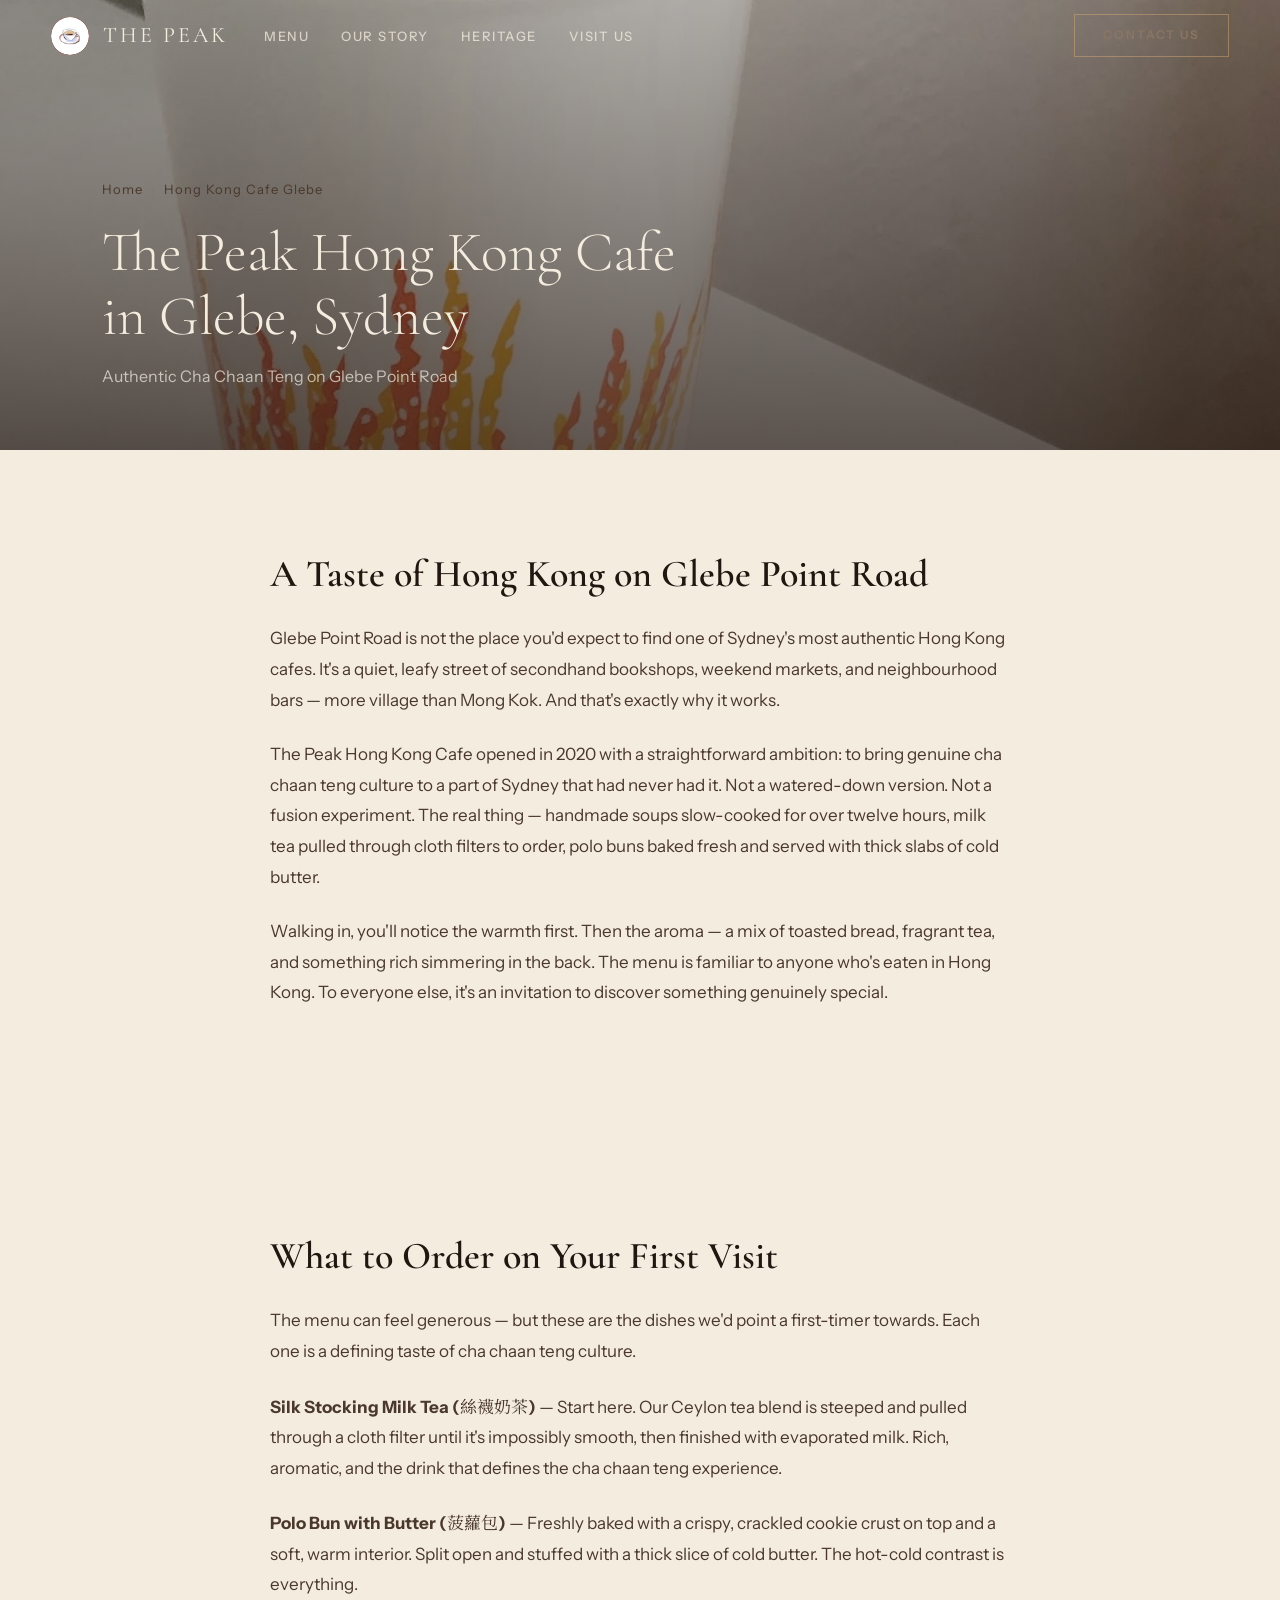
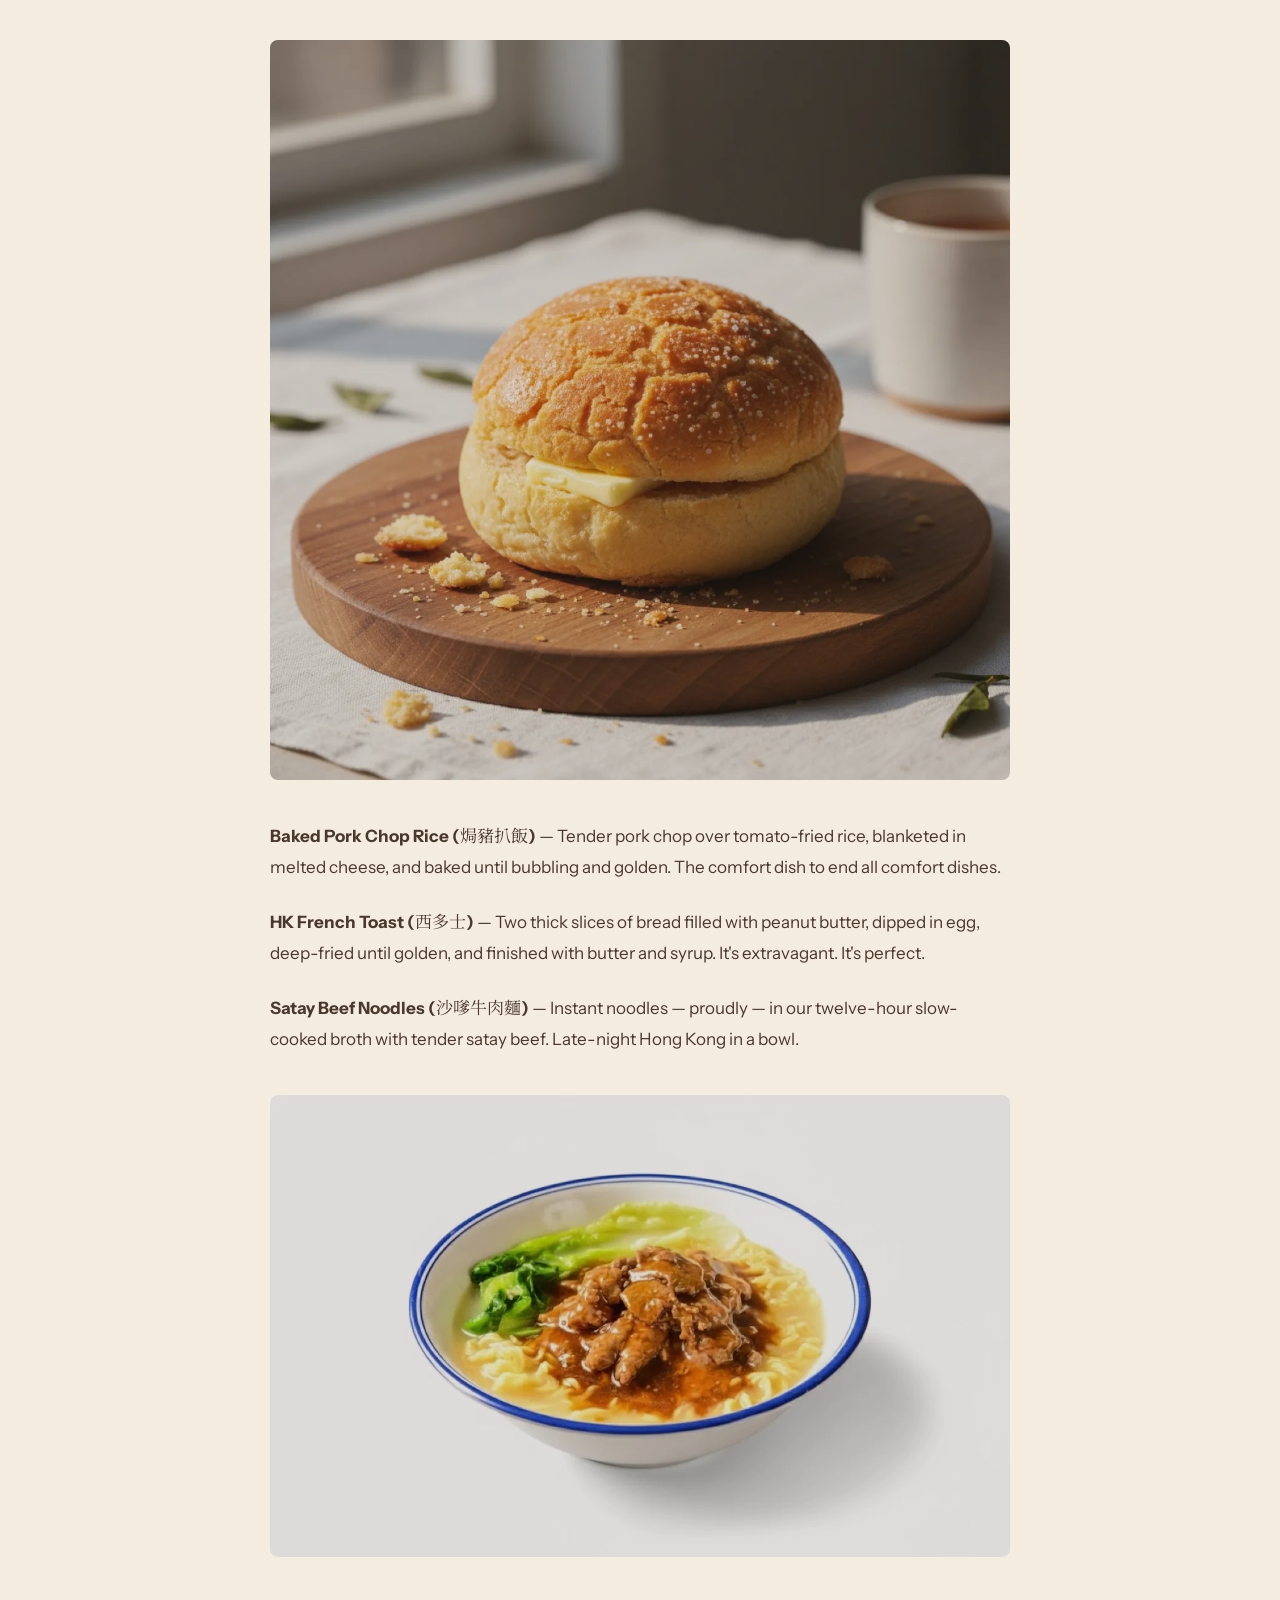
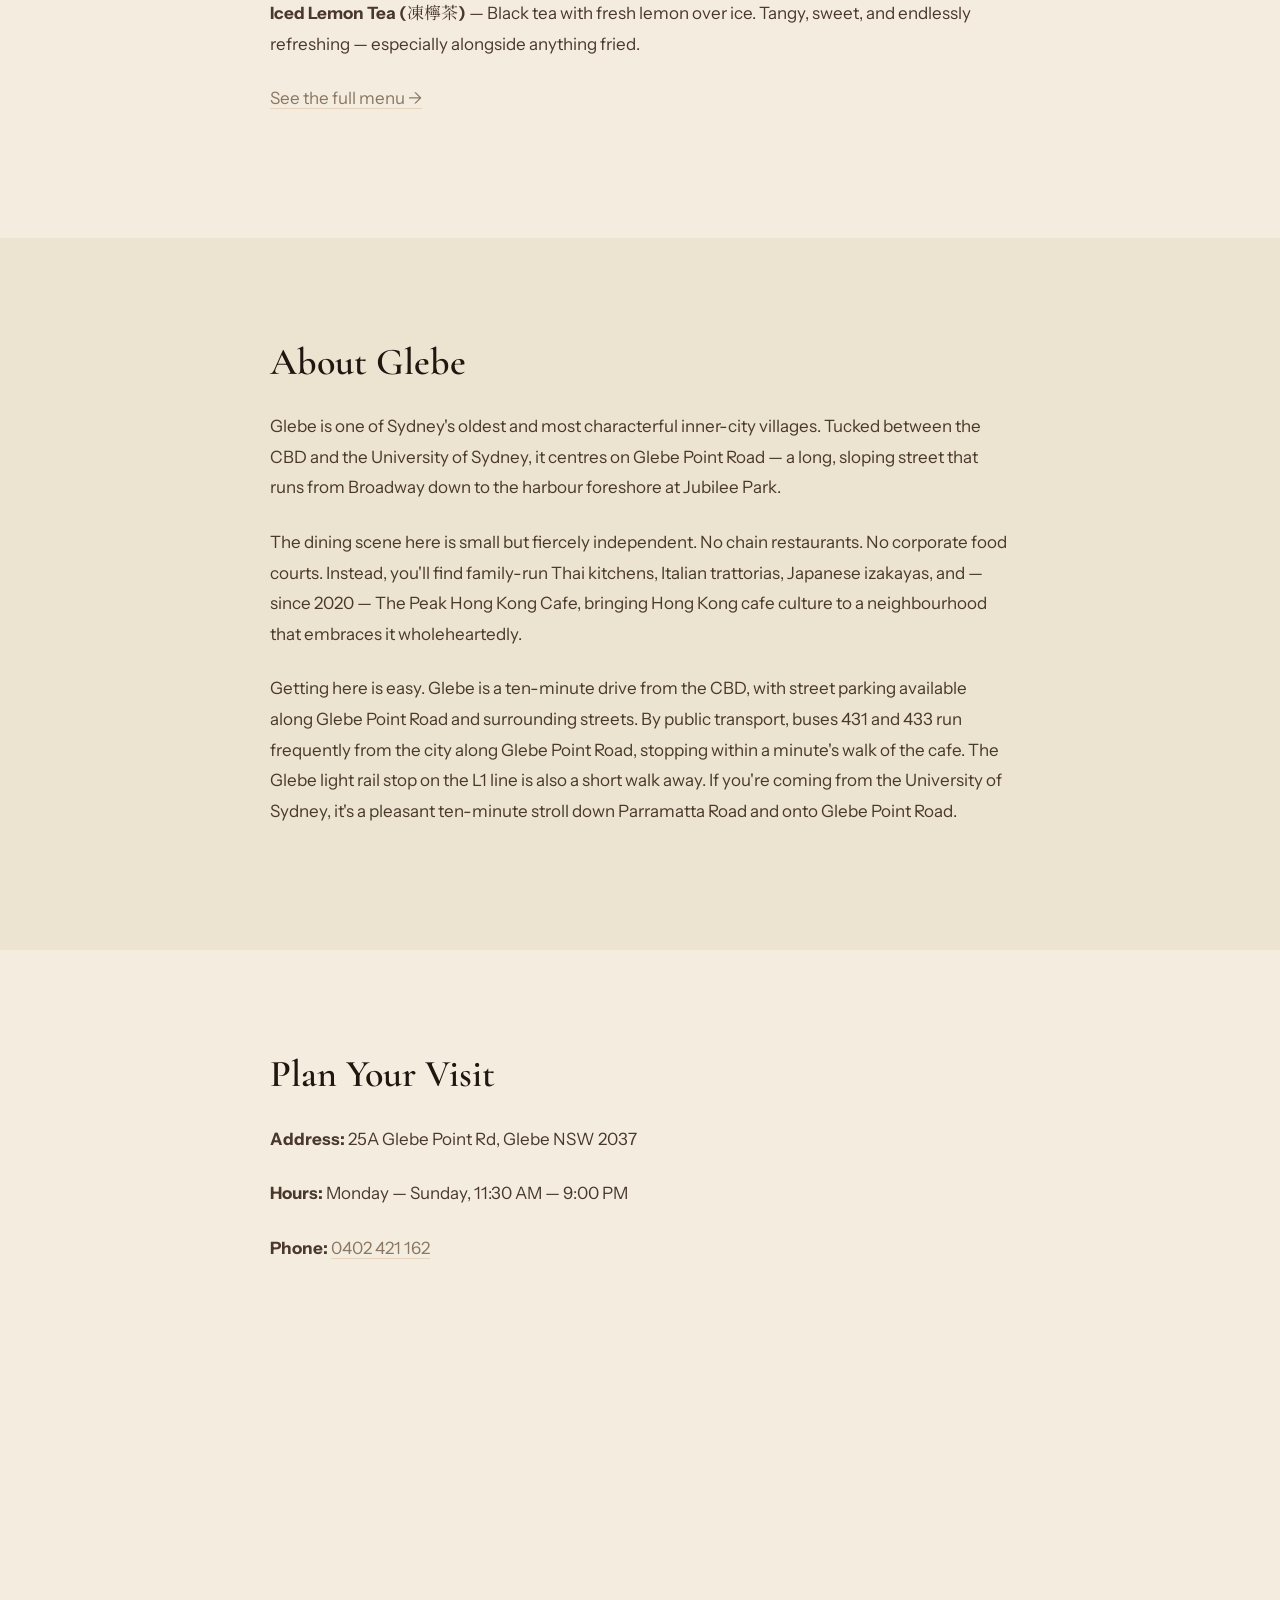
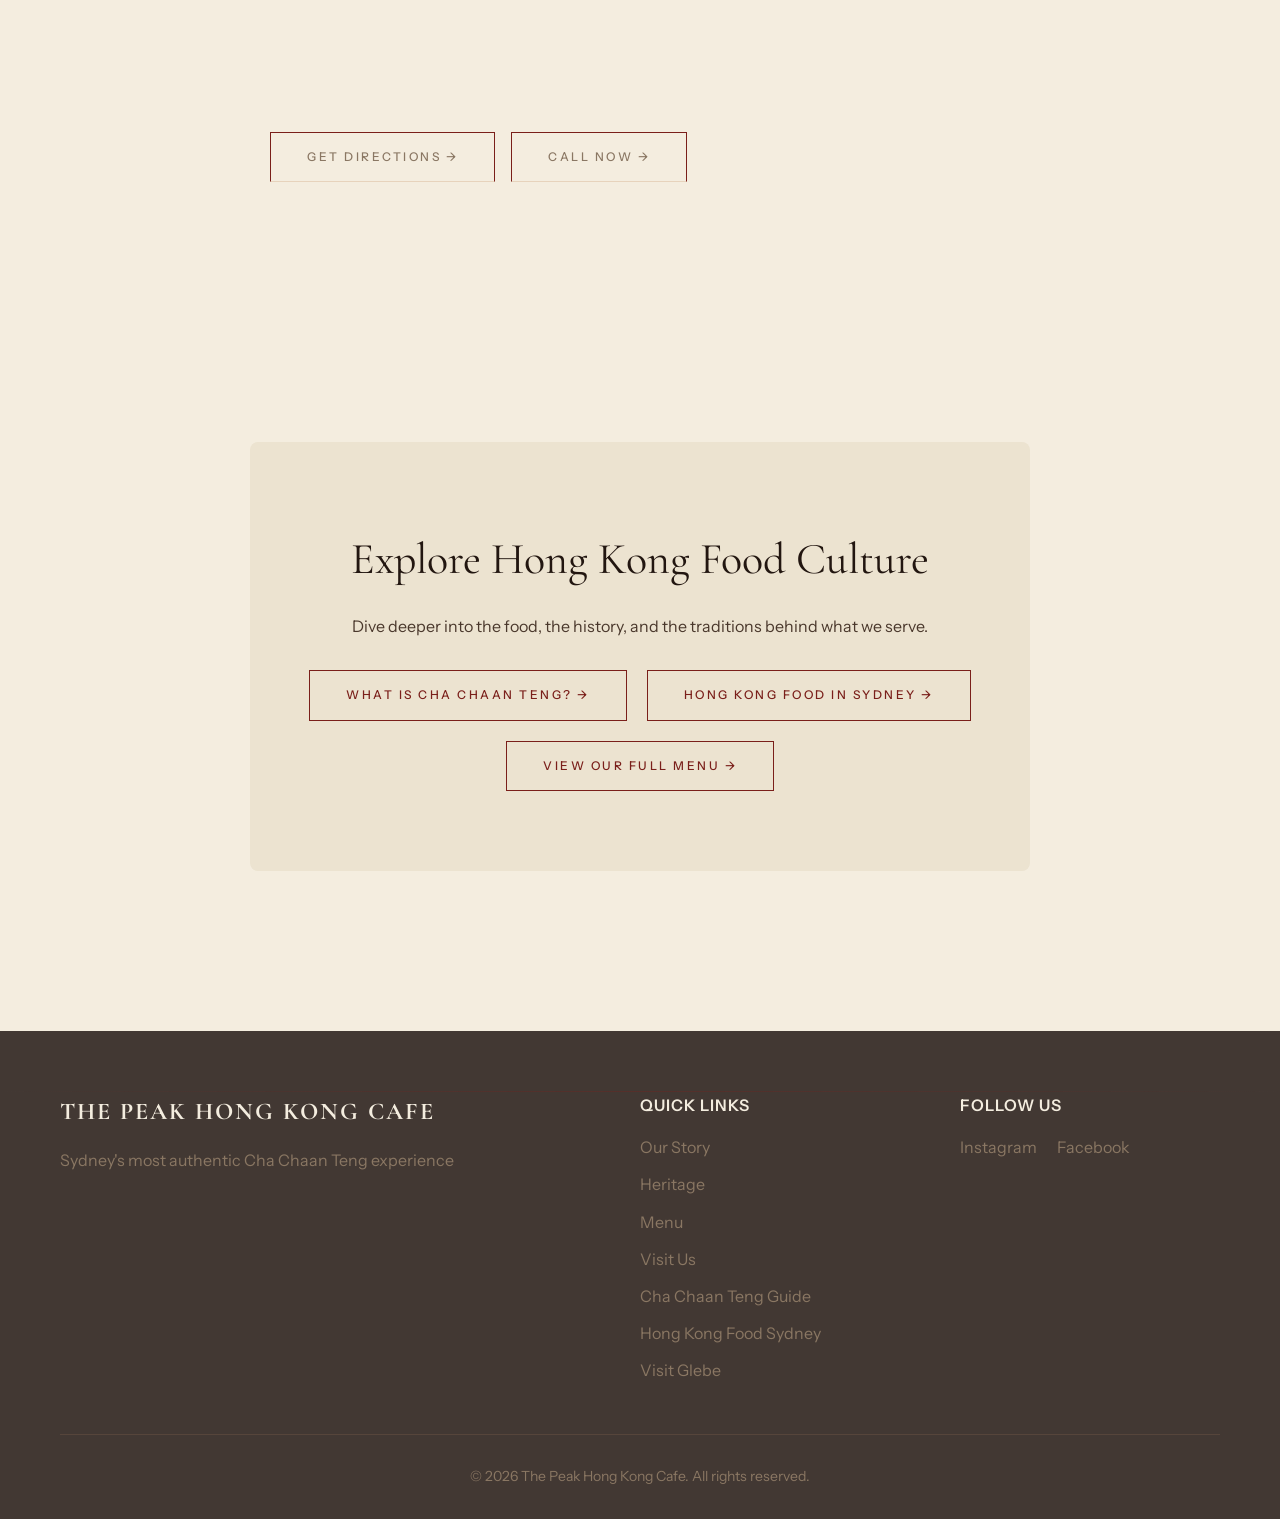
<file: hong-kong-cafe-glebe.html>
<!DOCTYPE html>
<html lang="en">
<head>
    <!-- Google tag (gtag.js) — GA4 -->
    <script async src="https://www.googletagmanager.com/gtag/js?id=G-RQZVJZ2L6E"></script>
    <script>
      window.dataLayer = window.dataLayer || [];
      function gtag(){dataLayer.push(arguments);}
      gtag('js', new Date());
      gtag('config', 'G-RQZVJZ2L6E');
    </script>

    <meta charset="UTF-8">
    <meta name="viewport" content="width=device-width, initial-scale=1.0">
    <title>The Peak Hong Kong Cafe in Glebe, Sydney | Authentic Cha Chaan Teng</title>
    <meta name="description" content="The Peak Hong Kong Cafe in Glebe — Sydney's most authentic cha chaan teng. Handmade soups, silk stocking milk tea, polo buns, and classic Hong Kong dishes. 25A Glebe Point Rd. Open daily 11:30am-9pm.">
    <meta name="keywords" content="hong kong cafe glebe, restaurant glebe, asian food glebe, glebe restaurants, best food glebe, chinese restaurant glebe, the peak glebe, cha chaan teng glebe, glebe point road restaurants">
    <link rel="canonical" href="https://thepeakhkcafe.com.au/hong-kong-cafe-glebe.html">
    <meta name="theme-color" content="#1A0E08">
    <link rel="icon" type="image/png" href="assets/images/logo.png">
    <link rel="apple-touch-icon" href="assets/images/logo.png">
    <meta property="og:type" content="restaurant">
    <meta property="og:title" content="The Peak Hong Kong Cafe in Glebe, Sydney">
    <meta property="og:description" content="Sydney's most authentic cha chaan teng. Handmade soups, silk stocking milk tea, polo buns, and classic Hong Kong dishes on Glebe Point Rd.">
    <meta property="og:image" content="https://thepeakhkcafe.com.au/assets/images/logo.webp">
    <meta property="og:url" content="https://thepeakhkcafe.com.au/hong-kong-cafe-glebe.html">
    <meta property="og:site_name" content="The Peak Hong Kong Cafe">
    <meta name="twitter:card" content="summary_large_image">
    <meta name="twitter:title" content="The Peak Hong Kong Cafe in Glebe">
    <meta name="twitter:description" content="Authentic cha chaan teng on Glebe Point Rd, Sydney.">
    <meta name="twitter:image" content="https://thepeakhkcafe.com.au/assets/images/logo.webp">
    <meta name="geo.region" content="AU-NSW">
    <meta name="geo.placename" content="Glebe, Sydney">
    <meta name="geo.position" content="-33.8794;151.1868">
    <meta name="ICBM" content="-33.8794, 151.1868">
    <script type="application/ld+json">
    [{
        "@context": "https://schema.org",
        "@type": "Restaurant",
        "name": "The Peak Hong Kong Cafe",
        "alternateName": ["The Peak HK Cafe", "The Peak Glebe"],
        "description": "Sydney's most authentic Cha Chaan Teng in Glebe. Handmade soups, silk stocking milk tea, polo buns, and classic Hong Kong dishes.",
        "image": ["https://thepeakhkcafe.com.au/assets/images/pineapple-bun.webp", "https://thepeakhkcafe.com.au/assets/images/milktea.webp", "https://thepeakhkcafe.com.au/assets/images/fullsizerender.webp"],
        "logo": "https://thepeakhkcafe.com.au/assets/images/logo.webp",
        "url": "https://thepeakhkcafe.com.au/hong-kong-cafe-glebe.html",
        "telephone": "+61402421162",
        "address": {"@type": "PostalAddress", "streetAddress": "25A Glebe Point Rd", "addressLocality": "Glebe", "addressRegion": "NSW", "postalCode": "2037", "addressCountry": "AU"},
        "geo": {"@type": "GeoCoordinates", "latitude": -33.8794, "longitude": 151.1868},
        "openingHoursSpecification": {"@type": "OpeningHoursSpecification", "dayOfWeek": ["Monday", "Tuesday", "Wednesday", "Thursday", "Friday", "Saturday", "Sunday"], "opens": "11:30", "closes": "21:00"},
        "servesCuisine": ["Hong Kong", "Cantonese", "Cha Chaan Teng", "Chinese"],
        "priceRange": "$$",
        "aggregateRating": {"@type": "AggregateRating", "ratingValue": "4.6", "reviewCount": "150", "bestRating": "5"},
        "foundingDate": "2020",
        "hasMenu": {"@type": "Menu", "url": "https://thepeakhkcafe.com.au/menu.html", "name": "The Peak Hong Kong Cafe Menu"},
        "acceptsReservations": false,
        "sameAs": ["https://www.instagram.com/thepeakhkcafe/", "https://www.facebook.com/thepeakhkcafe"]
    },
    {
        "@context": "https://schema.org",
        "@type": "BreadcrumbList",
        "itemListElement": [
            {"@type": "ListItem", "position": 1, "name": "Home", "item": "https://thepeakhkcafe.com.au/"},
            {"@type": "ListItem", "position": 2, "name": "Hong Kong Cafe Glebe", "item": "https://thepeakhkcafe.com.au/hong-kong-cafe-glebe.html"}
        ]
    }]
    </script>
    <link rel="preconnect" href="https://fonts.googleapis.com">
    <link rel="preconnect" href="https://fonts.gstatic.com" crossorigin>
    <link href="https://fonts.googleapis.com/css2?family=Cormorant+Garamond:ital,wght@0,300;0,400;0,500;0,600;1,300;1,400;1,500&family=Noto+Serif+TC:wght@300;400;500;600&family=Instrument+Sans:ital,wght@0,400;0,500;0,600;1,400&display=swap" rel="stylesheet" media="print" onload="this.media='all'">
    <noscript><link href="https://fonts.googleapis.com/css2?family=Cormorant+Garamond:ital,wght@0,300;0,400;0,500;0,600;1,300;1,400;1,500&family=Noto+Serif+TC:wght@300;400;500;600&family=Instrument+Sans:ital,wght@0,400;0,500;0,600;1,400&display=swap" rel="stylesheet"></noscript>
    <link rel="stylesheet" href="styles.css">
</head>
<body>
    <nav class="navbar" id="navbar">
        <div class="nav-left">
            <a href="index.html" class="nav-logo">
                <div class="nav-logo-icon"><img src="assets/images/logo.webp" alt="The Peak Logo" class="nav-logo-icon-img" width="38" height="38"></div>
                <span class="nav-logo-text">The Peak</span>
            </a>
            <ul class="nav-links">
                <li><a href="index.html#menu">Menu</a></li>
                <li><a href="index.html#story">Our Story</a></li>
                <li><a href="index.html#heritage">Heritage</a></li>
                <li><a href="index.html#visit">Visit Us</a></li>
            </ul>
        </div>
        <a href="index.html#visit" class="nav-cta">Contact Us</a>
        <div class="hamburger" id="hamburger" aria-label="Open menu"><span></span><span></span><span></span></div>
    </nav>
    <div class="mobile-menu" id="mobile-menu">
        <ul class="mobile-menu-links">
            <li><a href="index.html#menu">Menu</a></li>
            <li><a href="index.html#story">Our Story</a></li>
            <li><a href="index.html#heritage">Heritage</a></li>
            <li><a href="index.html#visit">Visit Us</a></li>
        </ul>
        <a href="index.html#visit" class="mobile-menu-cta">Contact Us</a>
    </div>

    <section class="article-hero">
        <img src="assets/images/hong-kong-cup.webp" alt="Authentic Hong Kong Cha Chaan Teng atmosphere at The Peak Hong Kong Cafe, Glebe" loading="eager">
        <div class="article-hero-overlay"></div>
        <div class="article-hero-content">
            <nav class="breadcrumb"><a href="index.html">Home</a><span class="separator">&rsaquo;</span>Hong Kong Cafe Glebe</nav>
            <h1>The Peak Hong Kong Cafe<br>in Glebe, Sydney</h1>
            <p class="article-subtitle">Authentic Cha Chaan Teng on Glebe Point Road</p>
        </div>
    </section>

    <section class="article-section" style="background: var(--bg-cream)">
        <div class="container">
            <div class="article-body">
                <h2>A Taste of Hong Kong on Glebe Point Road</h2>
                <p>Glebe Point Road is not the place you'd expect to find one of Sydney's most authentic Hong Kong cafes. It's a quiet, leafy street of secondhand bookshops, weekend markets, and neighbourhood bars — more village than Mong Kok. And that's exactly why it works.</p>
                <p>The Peak Hong Kong Cafe opened in 2020 with a straightforward ambition: to bring genuine cha chaan teng culture to a part of Sydney that had never had it. Not a watered-down version. Not a fusion experiment. The real thing — handmade soups slow-cooked for over twelve hours, milk tea pulled through cloth filters to order, polo buns baked fresh and served with thick slabs of cold butter.</p>
                <p>Walking in, you'll notice the warmth first. Then the aroma — a mix of toasted bread, fragrant tea, and something rich simmering in the back. The menu is familiar to anyone who's eaten in Hong Kong. To everyone else, it's an invitation to discover something genuinely special.</p>
            </div>
        </div>
    </section>

    <section class="article-section" style="background: var(--bg-warm-ivory)">
        <div class="container">
            <div class="article-body">
                <h2>What to Order on Your First Visit</h2>
                <p>The menu can feel generous — but these are the dishes we'd point a first-timer towards. Each one is a defining taste of cha chaan teng culture.</p>

                <p><strong>Silk Stocking Milk Tea (<span class="chinese-inline">絲襪奶茶</span>)</strong> — Start here. Our Ceylon tea blend is steeped and pulled through a cloth filter until it's impossibly smooth, then finished with evaporated milk. Rich, aromatic, and the drink that defines the cha chaan teng experience.</p>

                <p><strong>Polo Bun with Butter (<span class="chinese-inline">菠蘿包</span>)</strong> — Freshly baked with a crispy, crackled cookie crust on top and a soft, warm interior. Split open and stuffed with a thick slice of cold butter. The hot-cold contrast is everything.</p>

                <div class="article-image">
                    <img src="assets/images/pineapple-bun.webp" alt="Polo Bun (菠蘿包) at The Peak Hong Kong Cafe, Glebe" loading="lazy" width="1200" height="900">
                </div>

                <p><strong>Baked Pork Chop Rice (<span class="chinese-inline">焗豬扒飯</span>)</strong> — Tender pork chop over tomato-fried rice, blanketed in melted cheese, and baked until bubbling and golden. The comfort dish to end all comfort dishes.</p>

                <p><strong>HK French Toast (<span class="chinese-inline">西多士</span>)</strong> — Two thick slices of bread filled with peanut butter, dipped in egg, deep-fried until golden, and finished with butter and syrup. It's extravagant. It's perfect.</p>

                <p><strong>Satay Beef Noodles (<span class="chinese-inline">沙嗲牛肉麵</span>)</strong> — Instant noodles — proudly — in our twelve-hour slow-cooked broth with tender satay beef. Late-night Hong Kong in a bowl.</p>

                <div class="article-image">
                    <img src="assets/images/sataybeef.webp" alt="Satay Beef Noodles (沙嗲牛肉麵) at The Peak Hong Kong Cafe" loading="lazy" width="1200" height="900">
                </div>

                <p><strong>Iced Lemon Tea (<span class="chinese-inline">凍檸茶</span>)</strong> — Black tea with fresh lemon over ice. Tangy, sweet, and endlessly refreshing — especially alongside anything fried.</p>

                <p><a href="menu.html">See the full menu &rarr;</a></p>
            </div>
        </div>
    </section>

    <section class="article-section" style="background: var(--bg-parchment)">
        <div class="container">
            <div class="article-body">
                <h2>About Glebe</h2>
                <p>Glebe is one of Sydney's oldest and most characterful inner-city villages. Tucked between the CBD and the University of Sydney, it centres on Glebe Point Road — a long, sloping street that runs from Broadway down to the harbour foreshore at Jubilee Park.</p>
                <p>The dining scene here is small but fiercely independent. No chain restaurants. No corporate food courts. Instead, you'll find family-run Thai kitchens, Italian trattorias, Japanese izakayas, and — since 2020 — The Peak Hong Kong Cafe, bringing Hong Kong cafe culture to a neighbourhood that embraces it wholeheartedly.</p>
                <p>Getting here is easy. Glebe is a ten-minute drive from the CBD, with street parking available along Glebe Point Road and surrounding streets. By public transport, buses 431 and 433 run frequently from the city along Glebe Point Road, stopping within a minute's walk of the cafe. The Glebe light rail stop on the L1 line is also a short walk away. If you're coming from the University of Sydney, it's a pleasant ten-minute stroll down Parramatta Road and onto Glebe Point Road.</p>
            </div>
        </div>
    </section>

    <section class="article-section" style="background: var(--bg-warm-ivory)">
        <div class="container">
            <div class="article-body">
                <h2>Plan Your Visit</h2>
                <p><strong>Address:</strong> 25A Glebe Point Rd, Glebe NSW 2037</p>
                <p><strong>Hours:</strong> Monday — Sunday, 11:30 AM — 9:00 PM</p>
                <p class="phone-number"><strong>Phone:</strong> <a href="tel:+61402421162" class="phone-link" data-track="click_to_call">0402 421 162</a></p>

                <div style="margin: 30px 0; border-radius: 8px; overflow: hidden;">
                    <iframe
                        src="https://maps.google.com/maps?q=25A%20Glebe%20Point%20Road,%20Glebe%20NSW%202037,%20Australia&t=&z=15&ie=UTF8&iwloc=&output=embed"
                        title="Google Maps - The Peak Hong Kong Cafe, 25A Glebe Point Rd, Glebe"
                        width="100%"
                        height="400"
                        style="border:0;"
                        allowfullscreen=""
                        loading="lazy"
                        referrerpolicy="no-referrer-when-downgrade">
                    </iframe>
                </div>

                <div style="display: flex; gap: 16px; flex-wrap: wrap;">
                    <a href="https://www.google.com/maps/dir//25A+Glebe+Point+Rd,+Glebe+NSW+2037" class="menu-cta-btn" target="_blank" rel="noopener">Get Directions &rarr;</a>
                    <a href="tel:+61402421162" class="menu-cta-btn call-btn" data-track="click_to_call">Call Now &rarr;</a>
                </div>
            </div>
        </div>
    </section>

    <section class="article-section" style="background: var(--bg-cream)">
        <div class="container">
            <div class="article-cta-section">
                <h2>Explore Hong Kong Food Culture</h2>
                <p>Dive deeper into the food, the history, and the traditions behind what we serve.</p>
                <div class="article-cta-links">
                    <a href="cha-chaan-teng-sydney.html" class="menu-cta-btn">What is Cha Chaan Teng? &rarr;</a>
                    <a href="hong-kong-food-sydney.html" class="menu-cta-btn">Hong Kong Food in Sydney &rarr;</a>
                    <a href="menu.html" class="menu-cta-btn">View Our Full Menu &rarr;</a>
                </div>
            </div>
        </div>
    </section>

    <footer class="footer">
        <div class="container">
            <div class="footer-content">
                <div class="footer-section">
                    <h2 class="footer-title">THE PEAK HONG KONG CAFE</h2>
                    <p>Sydney's most authentic Cha Chaan Teng experience</p>
                </div>
                <div class="footer-section">
                    <h3>Quick Links</h3>
                    <ul>
                        <li><a href="index.html#story">Our Story</a></li>
                        <li><a href="index.html#heritage">Heritage</a></li>
                        <li><a href="menu.html">Menu</a></li>
                        <li><a href="index.html#visit">Visit Us</a></li>
                        <li><a href="cha-chaan-teng-sydney.html">Cha Chaan Teng Guide</a></li>
                        <li><a href="hong-kong-food-sydney.html">Hong Kong Food Sydney</a></li>
                        <li><a href="hong-kong-cafe-glebe.html">Visit Glebe</a></li>
                    </ul>
                </div>
                <div class="footer-section">
                    <h3>Follow Us</h3>
                    <div class="social-links">
                        <a href="https://www.instagram.com/thepeakhkcafe/" aria-label="Follow The Peak Hong Kong Cafe on Instagram" target="_blank" rel="noopener">Instagram</a>
                        <a href="https://www.facebook.com/thepeakhkcafe" aria-label="Follow The Peak Hong Kong Cafe on Facebook" target="_blank" rel="noopener">Facebook</a>
                    </div>
                </div>
            </div>
            <div class="footer-bottom">
                <p>&copy; 2026 The Peak Hong Kong Cafe. All rights reserved.</p>
            </div>
        </div>
    </footer>
    <script src="script.js" defer></script>
</body>
</html>
</file>
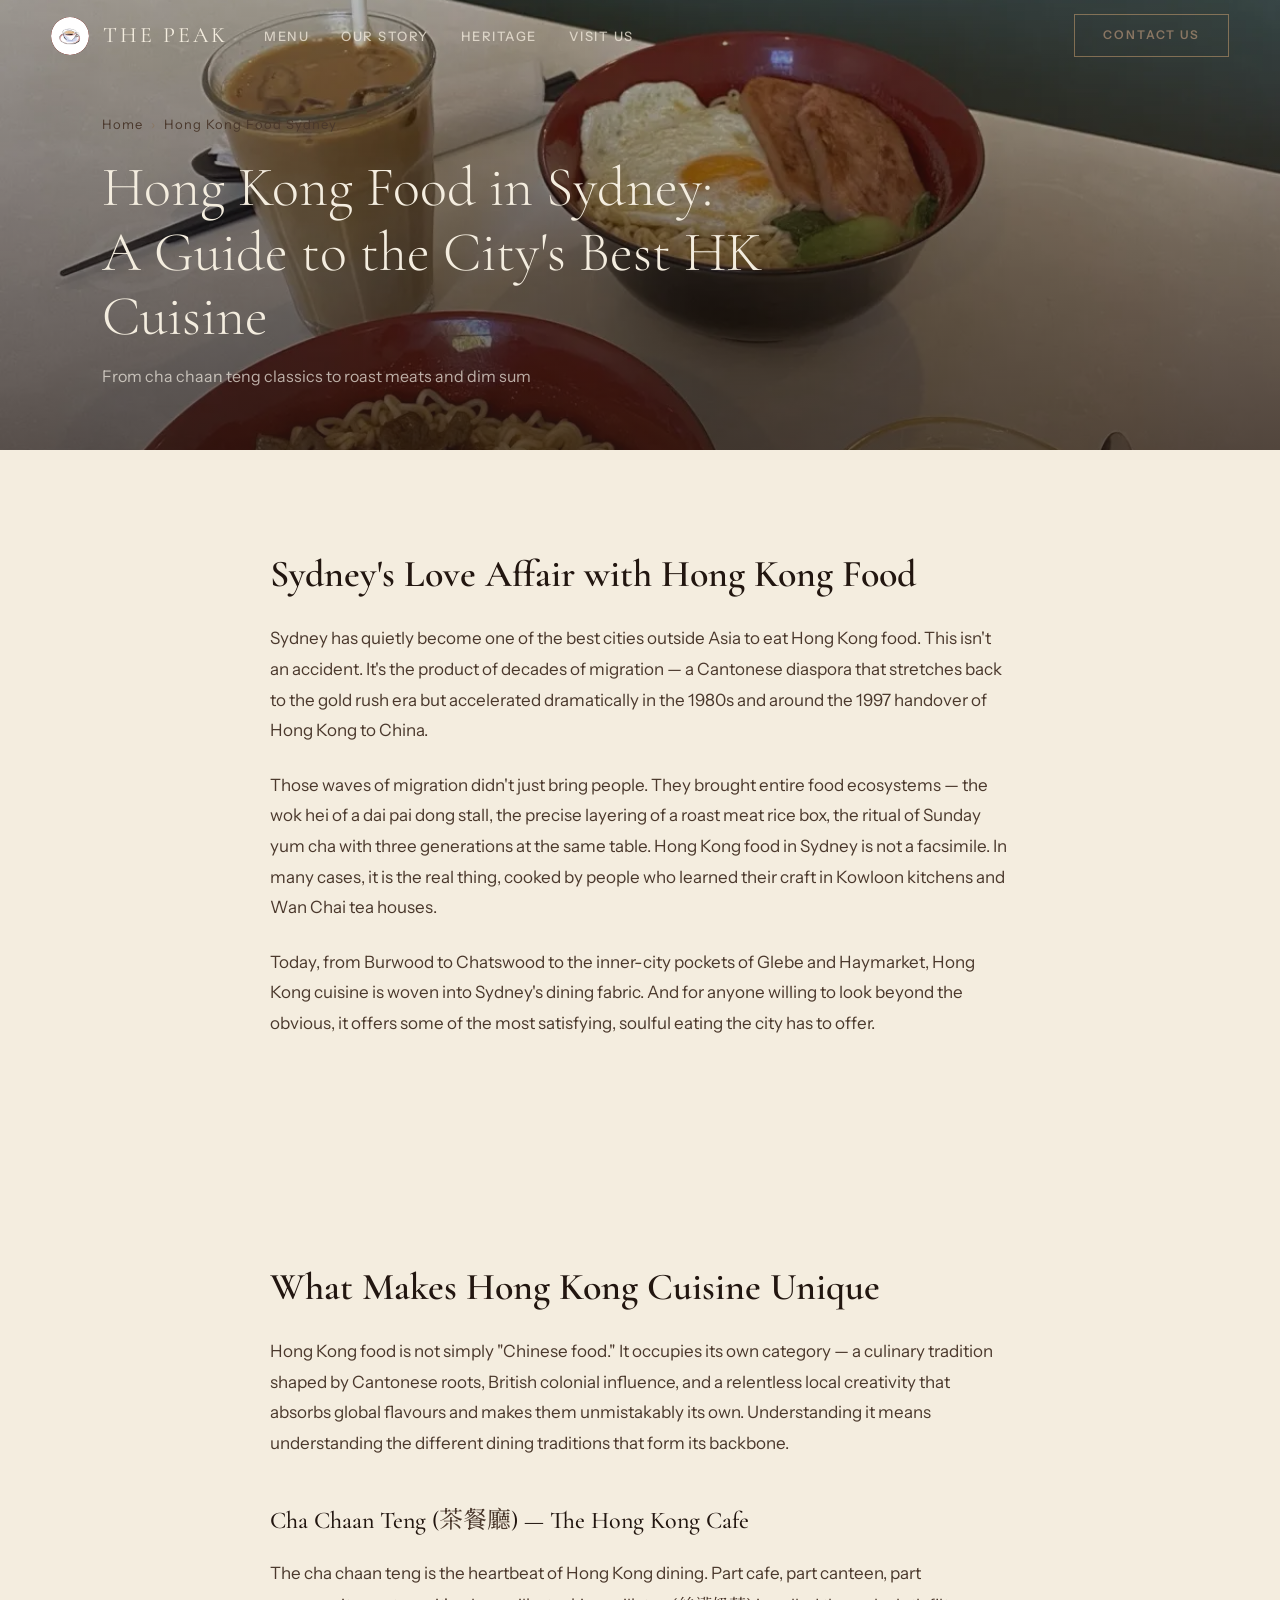
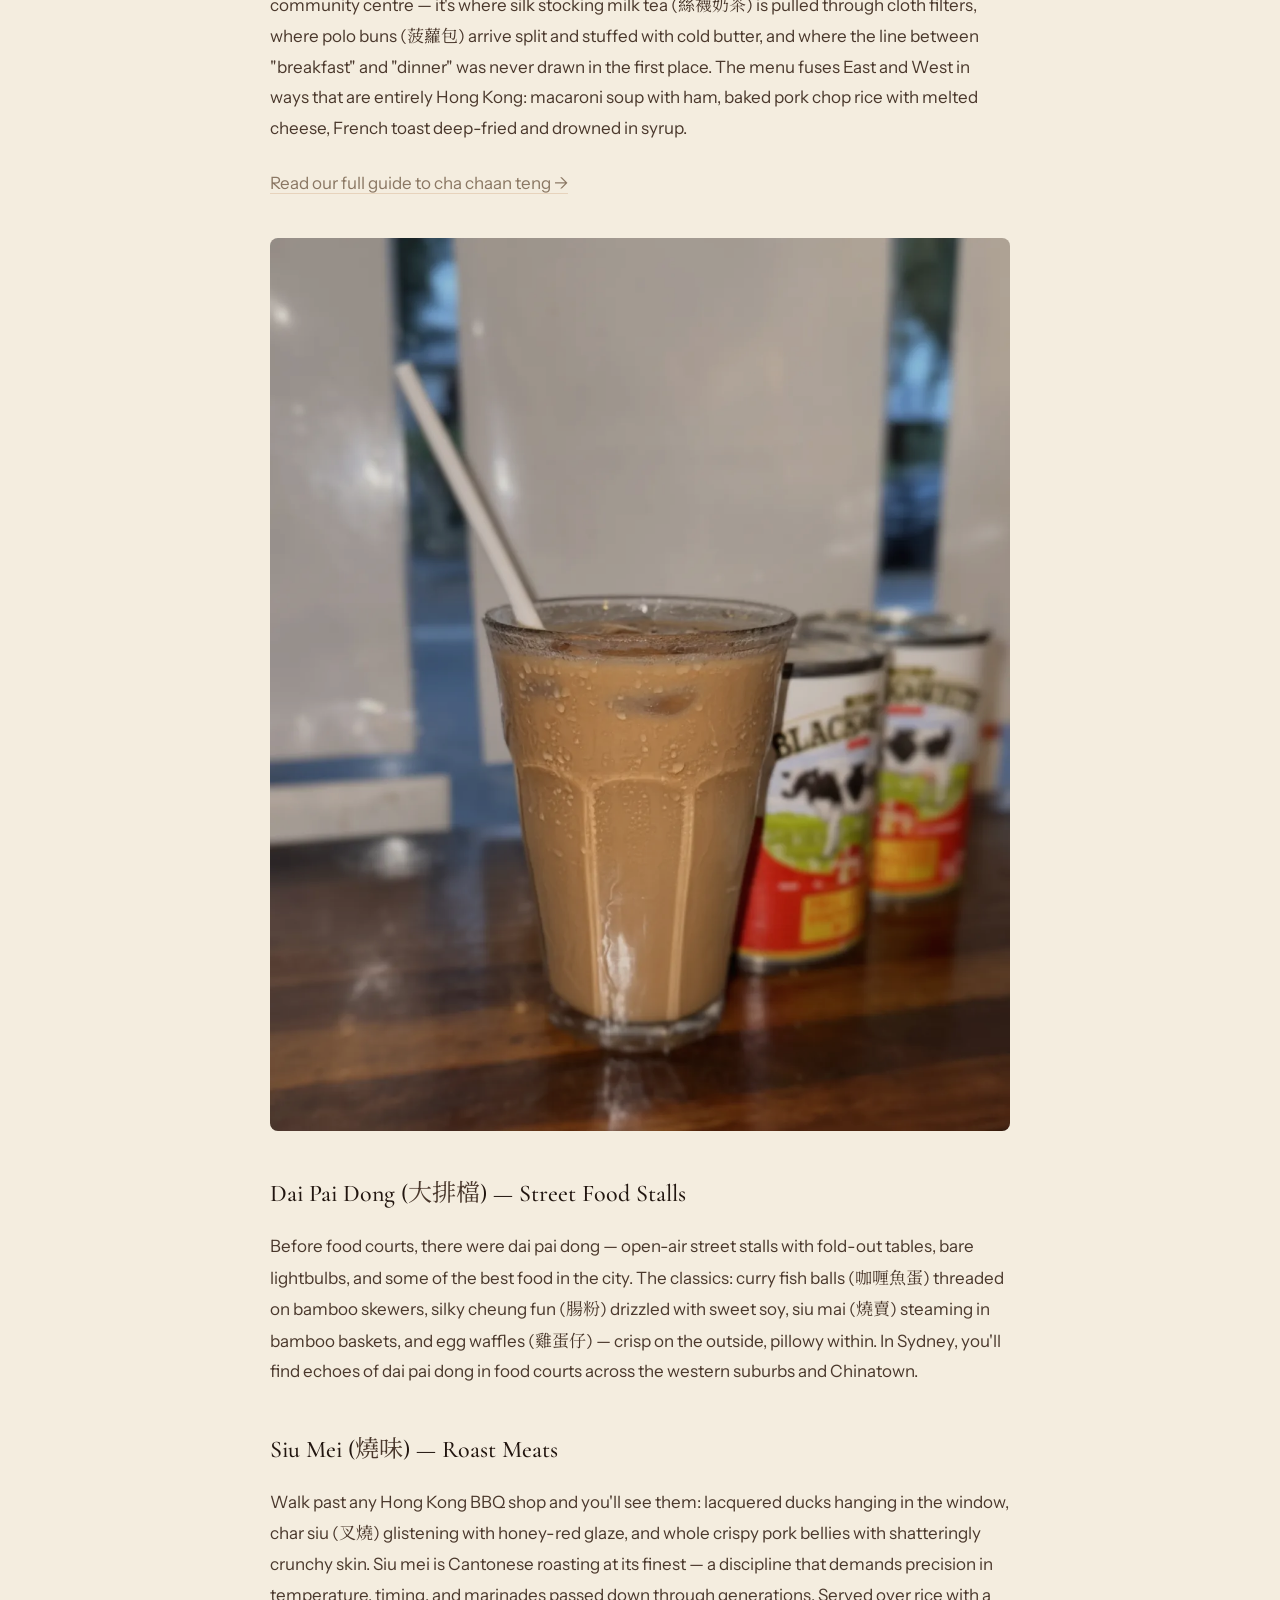
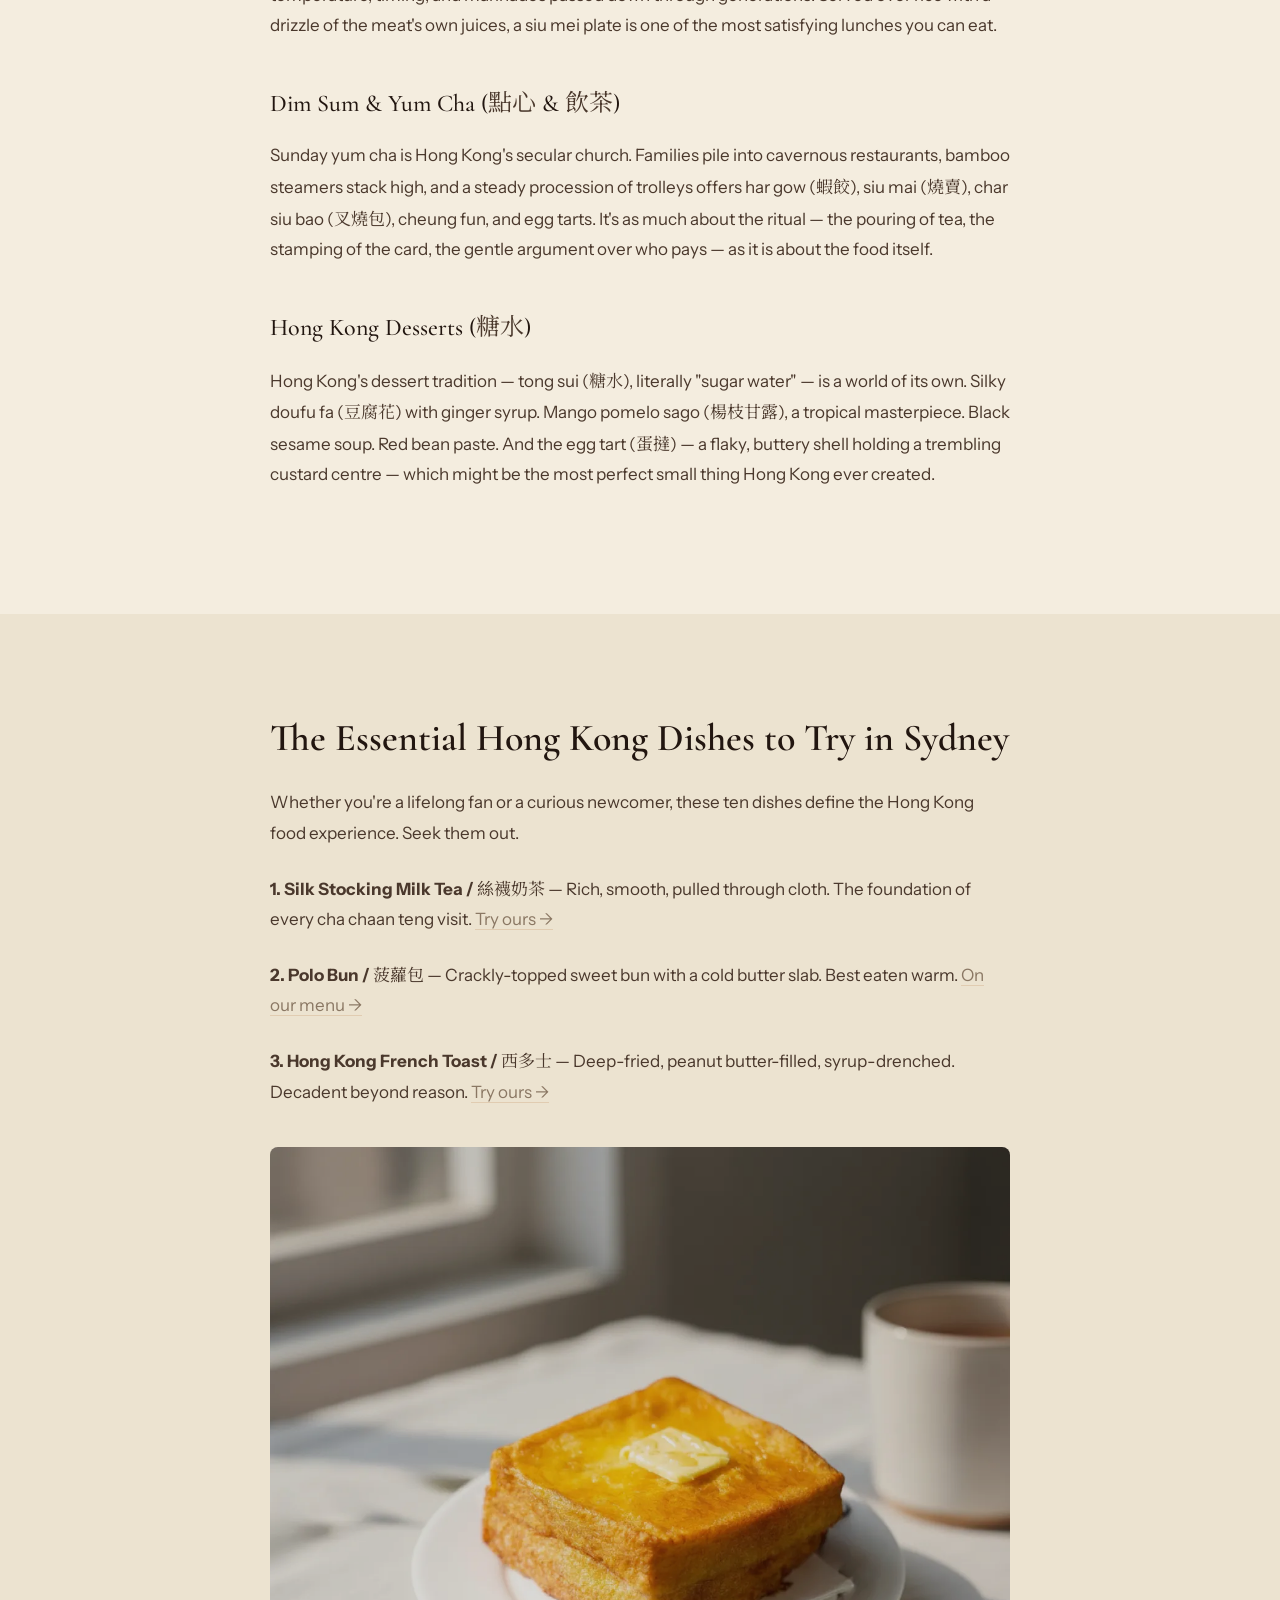
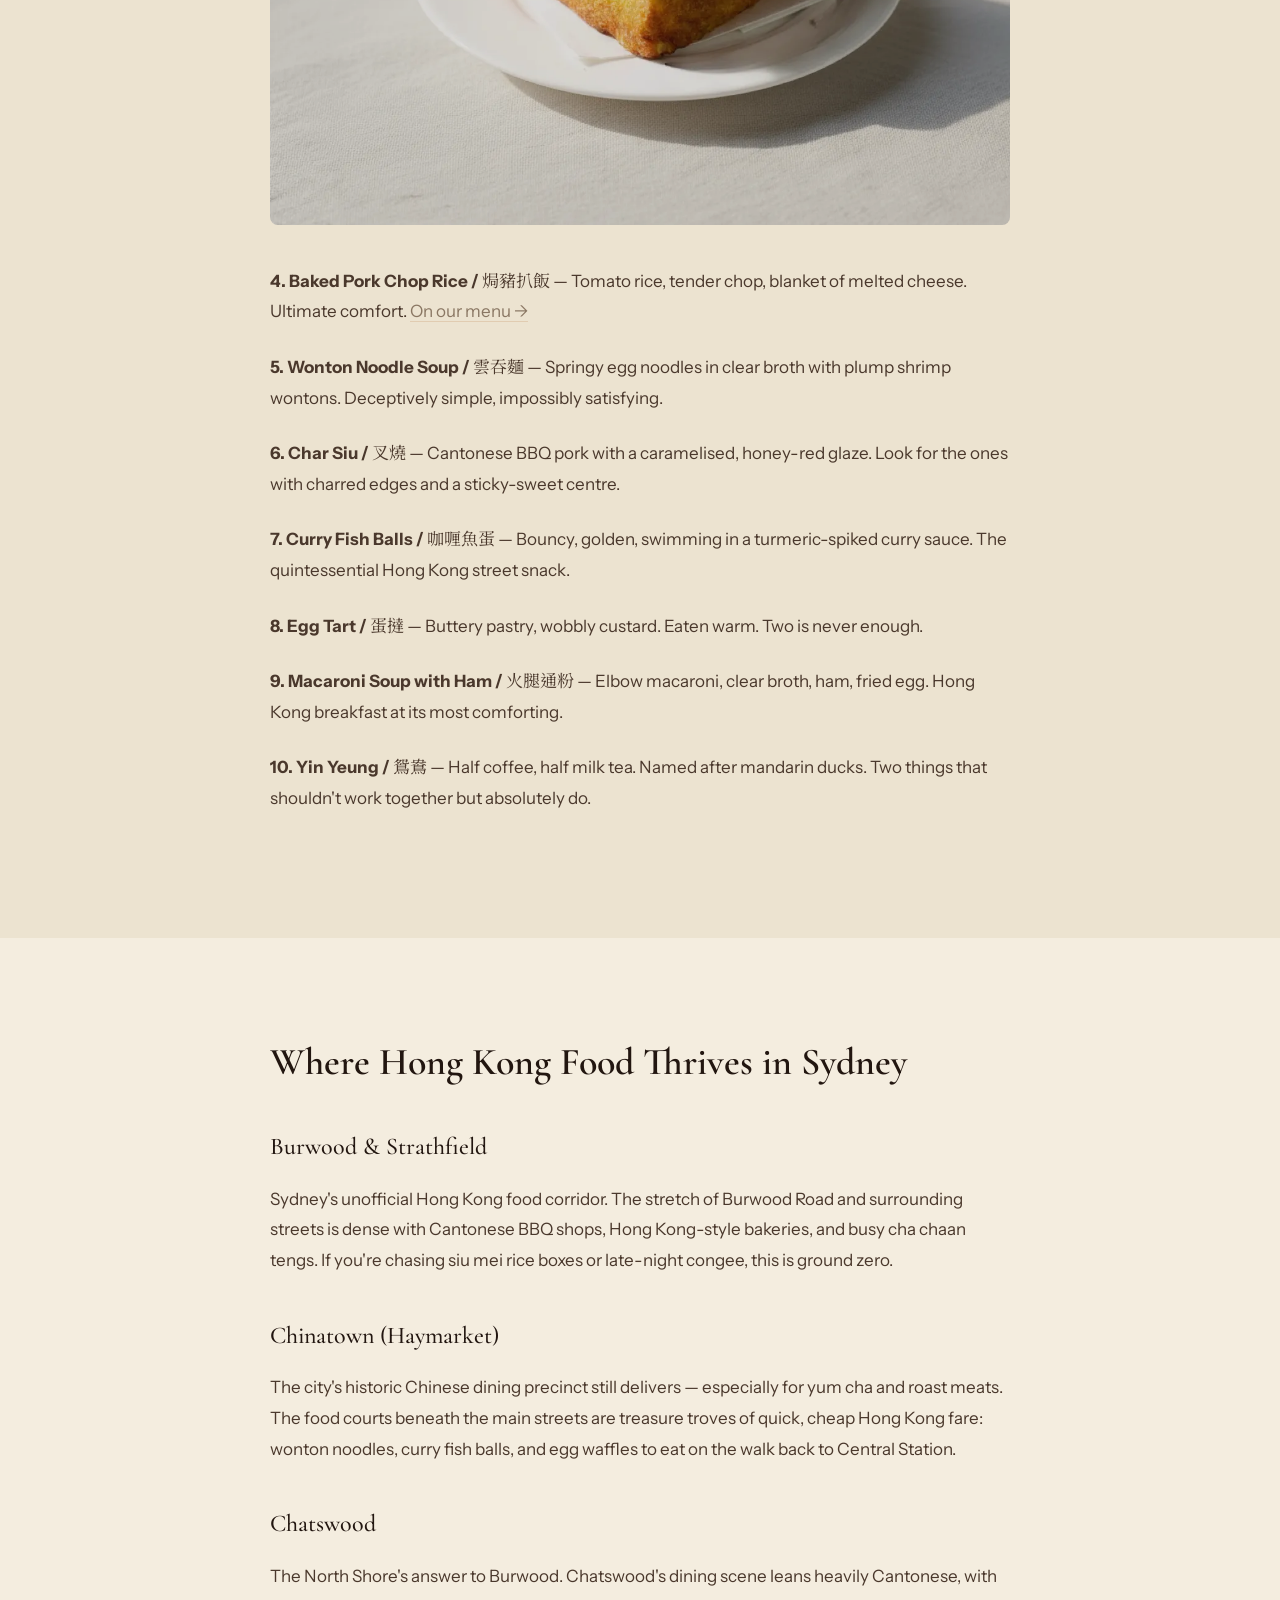
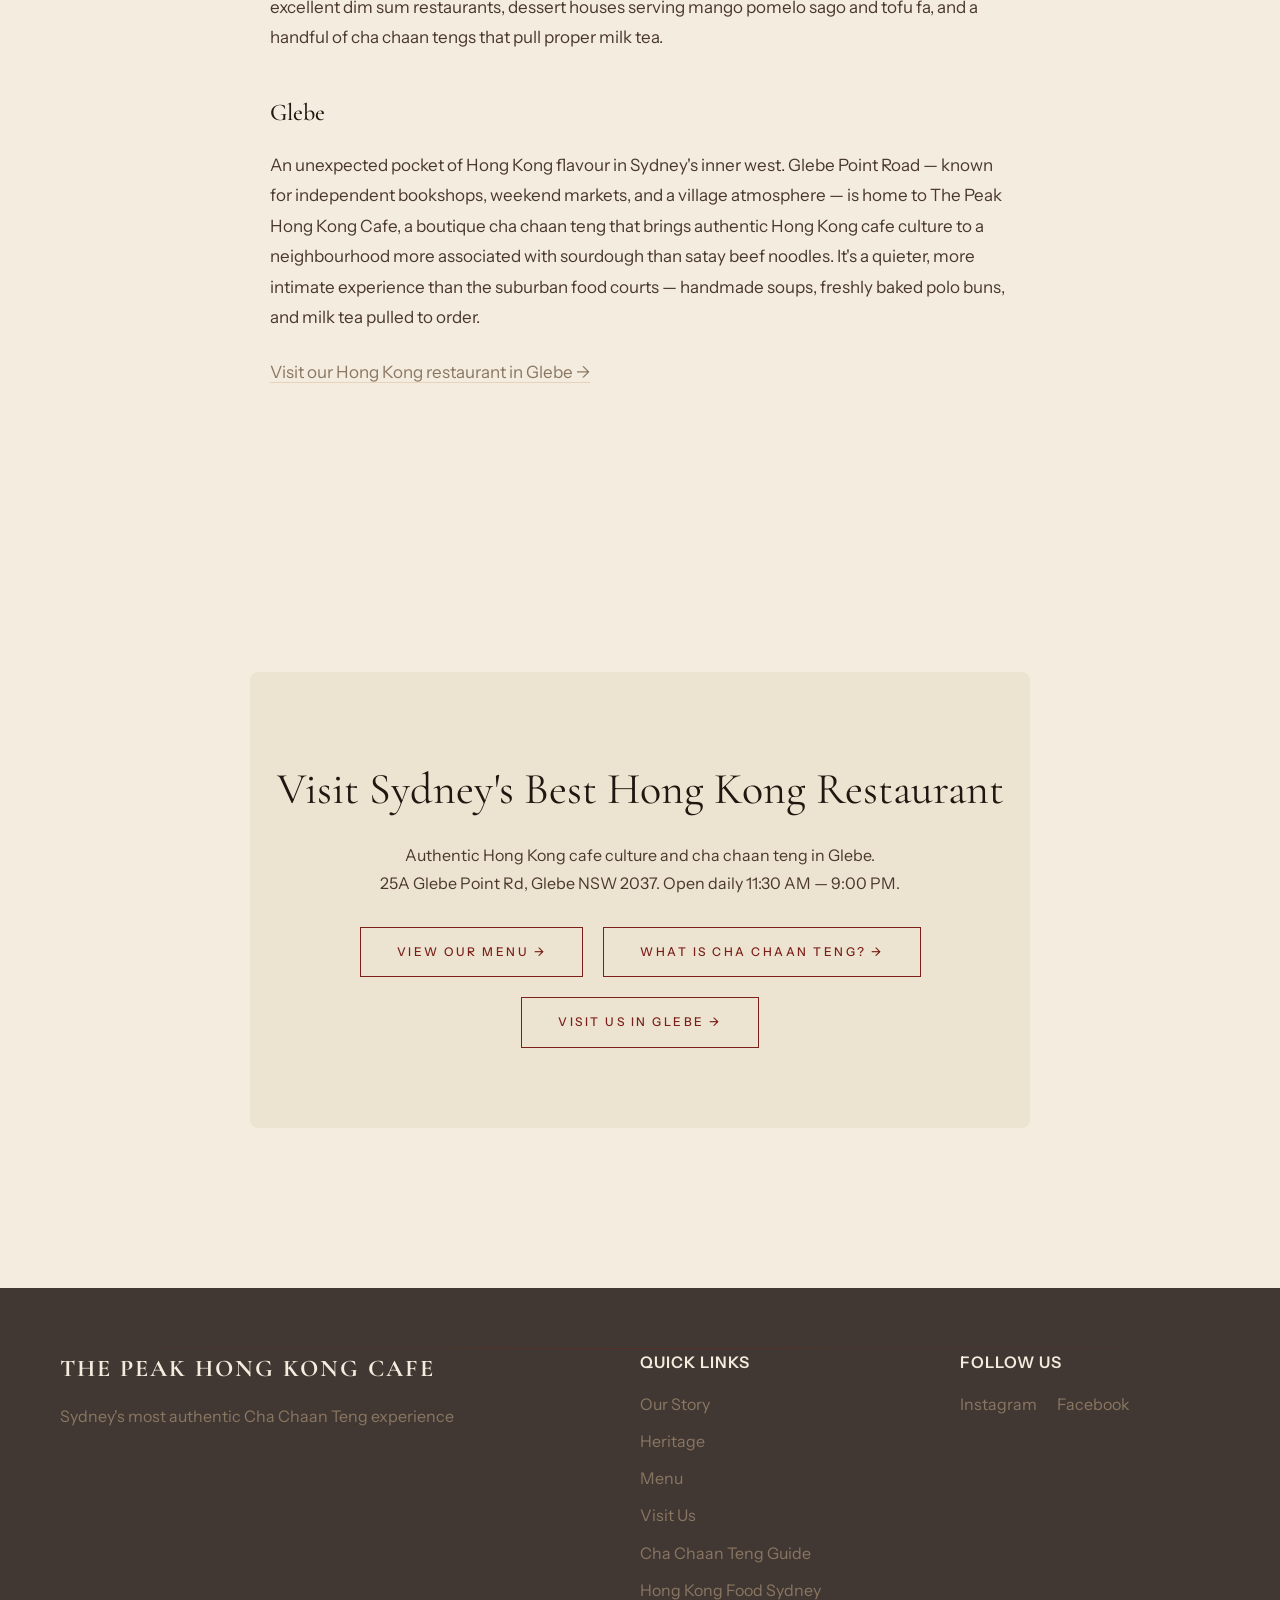
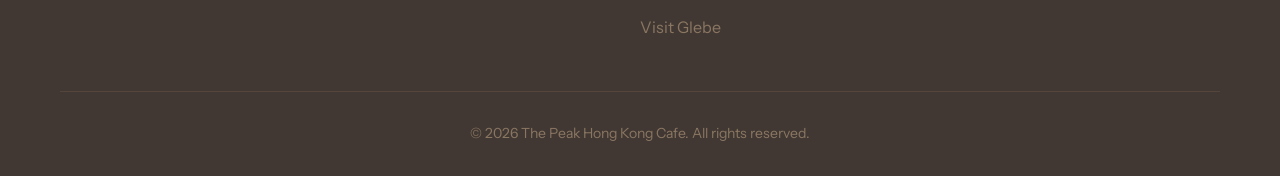
<file: hong-kong-food-sydney.html>
<!DOCTYPE html>
<html lang="en">
<head>
    <!-- Google tag (gtag.js) — GA4 -->
    <script async src="https://www.googletagmanager.com/gtag/js?id=G-RQZVJZ2L6E"></script>
    <script>
      window.dataLayer = window.dataLayer || [];
      function gtag(){dataLayer.push(arguments);}
      gtag('js', new Date());
      gtag('config', 'G-RQZVJZ2L6E');
    </script>

    <meta charset="UTF-8">
    <meta name="viewport" content="width=device-width, initial-scale=1.0">
    <title>Best Hong Kong Food & Restaurants in Sydney — Guide | The Peak Hong Kong Cafe</title>
    <meta name="description" content="Explore Sydney's vibrant Hong Kong food scene — from cha chaan teng classics and dai pai dong street food to roast meats and milk tea. A guide by The Peak Hong Kong Cafe in Glebe.">
    <meta name="keywords" content="hong kong food sydney, hong kong cuisine sydney, best hong kong food sydney, hong kong restaurant sydney, cantonese food sydney, hk food sydney">
    <link rel="canonical" href="https://thepeakhkcafe.com.au/hong-kong-food-sydney.html">
    <meta name="theme-color" content="#1A0E08">
    <link rel="icon" type="image/png" href="assets/images/logo.png">
    <link rel="apple-touch-icon" href="assets/images/logo.png">
    <meta property="og:type" content="article">
    <meta property="og:title" content="Hong Kong Food in Sydney — A Local's Guide to HK Cuisine">
    <meta property="og:description" content="From cha chaan teng classics to roast meats and dim sum — explore Sydney's vibrant Hong Kong food scene.">
    <meta property="og:image" content="https://thepeakhkcafe.com.au/assets/images/logo.webp">
    <meta property="og:url" content="https://thepeakhkcafe.com.au/hong-kong-food-sydney.html">
    <meta property="og:site_name" content="The Peak Hong Kong Cafe">
    <meta name="twitter:card" content="summary_large_image">
    <meta name="twitter:title" content="Hong Kong Food in Sydney — A Local's Guide">
    <meta name="twitter:description" content="From cha chaan teng classics to roast meats and dim sum in Sydney.">
    <meta name="twitter:image" content="https://thepeakhkcafe.com.au/assets/images/logo.webp">
    <meta name="geo.region" content="AU-NSW">
    <meta name="geo.placename" content="Glebe, Sydney">
    <meta name="geo.position" content="-33.8794;151.1868">
    <meta name="ICBM" content="-33.8794, 151.1868">
    <script type="application/ld+json">
    [{
        "@context": "https://schema.org",
        "@type": "Article",
        "headline": "Hong Kong Food in Sydney — A Local's Guide to HK Cuisine",
        "description": "Explore Sydney's vibrant Hong Kong food scene — from cha chaan teng classics and dai pai dong street food to roast meats and milk tea.",
        "author": {"@type": "Organization", "name": "The Peak Hong Kong Cafe"},
        "publisher": {"@type": "Organization", "name": "The Peak Hong Kong Cafe", "logo": {"@type": "ImageObject", "url": "https://thepeakhkcafe.com.au/assets/images/logo.webp"}},
        "datePublished": "2026-04-01",
        "image": "https://thepeakhkcafe.com.au/assets/images/fullsizerender.webp",
        "url": "https://thepeakhkcafe.com.au/hong-kong-food-sydney.html"
    },
    {
        "@context": "https://schema.org",
        "@type": "BreadcrumbList",
        "itemListElement": [
            {"@type": "ListItem", "position": 1, "name": "Home", "item": "https://thepeakhkcafe.com.au/"},
            {"@type": "ListItem", "position": 2, "name": "Hong Kong Food Sydney", "item": "https://thepeakhkcafe.com.au/hong-kong-food-sydney.html"}
        ]
    }]
    </script>
    <link rel="preconnect" href="https://fonts.googleapis.com">
    <link rel="preconnect" href="https://fonts.gstatic.com" crossorigin>
    <link href="https://fonts.googleapis.com/css2?family=Cormorant+Garamond:ital,wght@0,300;0,400;0,500;0,600;1,300;1,400;1,500&family=Noto+Serif+TC:wght@300;400;500;600&family=Instrument+Sans:ital,wght@0,400;0,500;0,600;1,400&display=swap" rel="stylesheet" media="print" onload="this.media='all'">
    <noscript><link href="https://fonts.googleapis.com/css2?family=Cormorant+Garamond:ital,wght@0,300;0,400;0,500;0,600;1,300;1,400;1,500&family=Noto+Serif+TC:wght@300;400;500;600&family=Instrument+Sans:ital,wght@0,400;0,500;0,600;1,400&display=swap" rel="stylesheet"></noscript>
    <link rel="stylesheet" href="styles.css">
</head>
<body>
    <nav class="navbar" id="navbar">
        <div class="nav-left">
            <a href="index.html" class="nav-logo">
                <div class="nav-logo-icon"><img src="assets/images/logo.webp" alt="The Peak Logo" class="nav-logo-icon-img" width="38" height="38"></div>
                <span class="nav-logo-text">The Peak</span>
            </a>
            <ul class="nav-links">
                <li><a href="index.html#menu">Menu</a></li>
                <li><a href="index.html#story">Our Story</a></li>
                <li><a href="index.html#heritage">Heritage</a></li>
                <li><a href="index.html#visit">Visit Us</a></li>
            </ul>
        </div>
        <a href="index.html#visit" class="nav-cta">Contact Us</a>
        <div class="hamburger" id="hamburger" aria-label="Open menu"><span></span><span></span><span></span></div>
    </nav>
    <div class="mobile-menu" id="mobile-menu">
        <ul class="mobile-menu-links">
            <li><a href="index.html#menu">Menu</a></li>
            <li><a href="index.html#story">Our Story</a></li>
            <li><a href="index.html#heritage">Heritage</a></li>
            <li><a href="index.html#visit">Visit Us</a></li>
        </ul>
        <a href="index.html#visit" class="mobile-menu-cta">Contact Us</a>
    </div>

    <section class="article-hero">
        <img src="assets/images/fullsizerender.webp" alt="Hong Kong food dishes — noodles, milk tea, and lemon tea at The Peak Hong Kong Cafe" loading="eager">
        <div class="article-hero-overlay"></div>
        <div class="article-hero-content">
            <nav class="breadcrumb"><a href="index.html">Home</a><span class="separator">&rsaquo;</span>Hong Kong Food Sydney</nav>
            <h1>Hong Kong Food in Sydney:<br>A Guide to the City's Best HK Cuisine</h1>
            <p class="article-subtitle">From cha chaan teng classics to roast meats and dim sum</p>
        </div>
    </section>

    <section class="article-section" style="background: var(--bg-cream)">
        <div class="container">
            <div class="article-body">
                <h2>Sydney's Love Affair with Hong Kong Food</h2>
                <p>Sydney has quietly become one of the best cities outside Asia to eat Hong Kong food. This isn't an accident. It's the product of decades of migration — a Cantonese diaspora that stretches back to the gold rush era but accelerated dramatically in the 1980s and around the 1997 handover of Hong Kong to China.</p>
                <p>Those waves of migration didn't just bring people. They brought entire food ecosystems — the wok hei of a dai pai dong stall, the precise layering of a roast meat rice box, the ritual of Sunday yum cha with three generations at the same table. Hong Kong food in Sydney is not a facsimile. In many cases, it is the real thing, cooked by people who learned their craft in Kowloon kitchens and Wan Chai tea houses.</p>
                <p>Today, from Burwood to Chatswood to the inner-city pockets of Glebe and Haymarket, Hong Kong cuisine is woven into Sydney's dining fabric. And for anyone willing to look beyond the obvious, it offers some of the most satisfying, soulful eating the city has to offer.</p>
            </div>
        </div>
    </section>

    <section class="article-section" style="background: var(--bg-warm-ivory)">
        <div class="container">
            <div class="article-body">
                <h2>What Makes Hong Kong Cuisine Unique</h2>
                <p>Hong Kong food is not simply "Chinese food." It occupies its own category — a culinary tradition shaped by Cantonese roots, British colonial influence, and a relentless local creativity that absorbs global flavours and makes them unmistakably its own. Understanding it means understanding the different dining traditions that form its backbone.</p>

                <h3>Cha Chaan Teng (<span class="chinese-inline">茶餐廳</span>) — The Hong Kong Cafe</h3>
                <p>The cha chaan teng is the heartbeat of Hong Kong dining. Part cafe, part canteen, part community centre — it's where silk stocking milk tea (<span class="chinese-inline">絲襪奶茶</span>) is pulled through cloth filters, where polo buns (<span class="chinese-inline">菠蘿包</span>) arrive split and stuffed with cold butter, and where the line between "breakfast" and "dinner" was never drawn in the first place. The menu fuses East and West in ways that are entirely Hong Kong: macaroni soup with ham, baked pork chop rice with melted cheese, French toast deep-fried and drowned in syrup.</p>
                <p><a href="cha-chaan-teng-sydney.html">Read our full guide to cha chaan teng &rarr;</a></p>

                <div class="article-image">
                    <img src="assets/images/milktea.webp" alt="Silk Stocking Milk Tea (絲襪奶茶) at The Peak Hong Kong Cafe" loading="lazy" width="1200" height="900">
                </div>

                <h3>Dai Pai Dong (<span class="chinese-inline">大排檔</span>) — Street Food Stalls</h3>
                <p>Before food courts, there were dai pai dong — open-air street stalls with fold-out tables, bare lightbulbs, and some of the best food in the city. The classics: curry fish balls (<span class="chinese-inline">咖喱魚蛋</span>) threaded on bamboo skewers, silky cheung fun (<span class="chinese-inline">腸粉</span>) drizzled with sweet soy, siu mai (<span class="chinese-inline">燒賣</span>) steaming in bamboo baskets, and egg waffles (<span class="chinese-inline">雞蛋仔</span>) — crisp on the outside, pillowy within. In Sydney, you'll find echoes of dai pai dong in food courts across the western suburbs and Chinatown.</p>

                <h3>Siu Mei (<span class="chinese-inline">燒味</span>) — Roast Meats</h3>
                <p>Walk past any Hong Kong BBQ shop and you'll see them: lacquered ducks hanging in the window, char siu (<span class="chinese-inline">叉燒</span>) glistening with honey-red glaze, and whole crispy pork bellies with shatteringly crunchy skin. Siu mei is Cantonese roasting at its finest — a discipline that demands precision in temperature, timing, and marinades passed down through generations. Served over rice with a drizzle of the meat's own juices, a siu mei plate is one of the most satisfying lunches you can eat.</p>

                <h3>Dim Sum &amp; Yum Cha (<span class="chinese-inline">點心</span> &amp; <span class="chinese-inline">飲茶</span>)</h3>
                <p>Sunday yum cha is Hong Kong's secular church. Families pile into cavernous restaurants, bamboo steamers stack high, and a steady procession of trolleys offers har gow (<span class="chinese-inline">蝦餃</span>), siu mai (<span class="chinese-inline">燒賣</span>), char siu bao (<span class="chinese-inline">叉燒包</span>), cheung fun, and egg tarts. It's as much about the ritual — the pouring of tea, the stamping of the card, the gentle argument over who pays — as it is about the food itself.</p>

                <h3>Hong Kong Desserts (<span class="chinese-inline">糖水</span>)</h3>
                <p>Hong Kong's dessert tradition — tong sui (<span class="chinese-inline">糖水</span>), literally "sugar water" — is a world of its own. Silky doufu fa (<span class="chinese-inline">豆腐花</span>) with ginger syrup. Mango pomelo sago (<span class="chinese-inline">楊枝甘露</span>), a tropical masterpiece. Black sesame soup. Red bean paste. And the egg tart (<span class="chinese-inline">蛋撻</span>) — a flaky, buttery shell holding a trembling custard centre — which might be the most perfect small thing Hong Kong ever created.</p>
            </div>
        </div>
    </section>

    <section class="article-section" style="background: var(--bg-parchment)">
        <div class="container">
            <div class="article-body">
                <h2>The Essential Hong Kong Dishes to Try in Sydney</h2>
                <p>Whether you're a lifelong fan or a curious newcomer, these ten dishes define the Hong Kong food experience. Seek them out.</p>

                <p><strong>1. Silk Stocking Milk Tea / <span class="chinese-inline">絲襪奶茶</span></strong> — Rich, smooth, pulled through cloth. The foundation of every cha chaan teng visit. <a href="menu.html">Try ours &rarr;</a></p>
                <p><strong>2. Polo Bun / <span class="chinese-inline">菠蘿包</span></strong> — Crackly-topped sweet bun with a cold butter slab. Best eaten warm. <a href="menu.html">On our menu &rarr;</a></p>
                <p><strong>3. Hong Kong French Toast / <span class="chinese-inline">西多士</span></strong> — Deep-fried, peanut butter-filled, syrup-drenched. Decadent beyond reason. <a href="menu.html">Try ours &rarr;</a></p>

                <div class="article-image">
                    <img src="assets/images/french-toast.webp" alt="Hong Kong French Toast (西多士) at The Peak Hong Kong Cafe" loading="lazy" width="1200" height="900">
                </div>

                <p><strong>4. Baked Pork Chop Rice / <span class="chinese-inline">焗豬扒飯</span></strong> — Tomato rice, tender chop, blanket of melted cheese. Ultimate comfort. <a href="menu.html">On our menu &rarr;</a></p>
                <p><strong>5. Wonton Noodle Soup / <span class="chinese-inline">雲吞麵</span></strong> — Springy egg noodles in clear broth with plump shrimp wontons. Deceptively simple, impossibly satisfying.</p>
                <p><strong>6. Char Siu / <span class="chinese-inline">叉燒</span></strong> — Cantonese BBQ pork with a caramelised, honey-red glaze. Look for the ones with charred edges and a sticky-sweet centre.</p>
                <p><strong>7. Curry Fish Balls / <span class="chinese-inline">咖喱魚蛋</span></strong> — Bouncy, golden, swimming in a turmeric-spiked curry sauce. The quintessential Hong Kong street snack.</p>
                <p><strong>8. Egg Tart / <span class="chinese-inline">蛋撻</span></strong> — Buttery pastry, wobbly custard. Eaten warm. Two is never enough.</p>
                <p><strong>9. Macaroni Soup with Ham / <span class="chinese-inline">火腿通粉</span></strong> — Elbow macaroni, clear broth, ham, fried egg. Hong Kong breakfast at its most comforting.</p>
                <p><strong>10. Yin Yeung / <span class="chinese-inline">鴛鴦</span></strong> — Half coffee, half milk tea. Named after mandarin ducks. Two things that shouldn't work together but absolutely do.</p>
            </div>
        </div>
    </section>

    <section class="article-section" style="background: var(--bg-warm-ivory)">
        <div class="container">
            <div class="article-body">
                <h2>Where Hong Kong Food Thrives in Sydney</h2>

                <h3>Burwood &amp; Strathfield</h3>
                <p>Sydney's unofficial Hong Kong food corridor. The stretch of Burwood Road and surrounding streets is dense with Cantonese BBQ shops, Hong Kong-style bakeries, and busy cha chaan tengs. If you're chasing siu mei rice boxes or late-night congee, this is ground zero.</p>

                <h3>Chinatown (Haymarket)</h3>
                <p>The city's historic Chinese dining precinct still delivers — especially for yum cha and roast meats. The food courts beneath the main streets are treasure troves of quick, cheap Hong Kong fare: wonton noodles, curry fish balls, and egg waffles to eat on the walk back to Central Station.</p>

                <h3>Chatswood</h3>
                <p>The North Shore's answer to Burwood. Chatswood's dining scene leans heavily Cantonese, with excellent dim sum restaurants, dessert houses serving mango pomelo sago and tofu fa, and a handful of cha chaan tengs that pull proper milk tea.</p>

                <h3>Glebe</h3>
                <p>An unexpected pocket of Hong Kong flavour in Sydney's inner west. Glebe Point Road — known for independent bookshops, weekend markets, and a village atmosphere — is home to The Peak Hong Kong Cafe, a boutique cha chaan teng that brings authentic Hong Kong cafe culture to a neighbourhood more associated with sourdough than satay beef noodles. It's a quieter, more intimate experience than the suburban food courts — handmade soups, freshly baked polo buns, and milk tea pulled to order.</p>
                <p><a href="hong-kong-cafe-glebe.html">Visit our Hong Kong restaurant in Glebe &rarr;</a></p>
            </div>
        </div>
    </section>

    <section class="article-section" style="background: var(--bg-cream)">
        <div class="container">
            <div class="article-cta-section">
                <h2>Visit Sydney's Best Hong Kong Restaurant</h2>
                <p>Authentic Hong Kong cafe culture and cha chaan teng in Glebe.<br>25A Glebe Point Rd, Glebe NSW 2037. Open daily 11:30 AM — 9:00 PM.</p>
                <div class="article-cta-links">
                    <a href="menu.html" class="menu-cta-btn">View Our Menu &rarr;</a>
                    <a href="cha-chaan-teng-sydney.html" class="menu-cta-btn">What is Cha Chaan Teng? &rarr;</a>
                    <a href="hong-kong-cafe-glebe.html" class="menu-cta-btn">Visit Us in Glebe &rarr;</a>
                </div>
            </div>
        </div>
    </section>

    <footer class="footer">
        <div class="container">
            <div class="footer-content">
                <div class="footer-section">
                    <h2 class="footer-title">THE PEAK HONG KONG CAFE</h2>
                    <p>Sydney's most authentic Cha Chaan Teng experience</p>
                </div>
                <div class="footer-section">
                    <h3>Quick Links</h3>
                    <ul>
                        <li><a href="index.html#story">Our Story</a></li>
                        <li><a href="index.html#heritage">Heritage</a></li>
                        <li><a href="menu.html">Menu</a></li>
                        <li><a href="index.html#visit">Visit Us</a></li>
                        <li><a href="cha-chaan-teng-sydney.html">Cha Chaan Teng Guide</a></li>
                        <li><a href="hong-kong-food-sydney.html">Hong Kong Food Sydney</a></li>
                        <li><a href="hong-kong-cafe-glebe.html">Visit Glebe</a></li>
                    </ul>
                </div>
                <div class="footer-section">
                    <h3>Follow Us</h3>
                    <div class="social-links">
                        <a href="https://www.instagram.com/thepeakhkcafe/" aria-label="Follow The Peak Hong Kong Cafe on Instagram" target="_blank" rel="noopener">Instagram</a>
                        <a href="https://www.facebook.com/thepeakhkcafe" aria-label="Follow The Peak Hong Kong Cafe on Facebook" target="_blank" rel="noopener">Facebook</a>
                    </div>
                </div>
            </div>
            <div class="footer-bottom">
                <p>&copy; 2026 The Peak Hong Kong Cafe. All rights reserved.</p>
            </div>
        </div>
    </footer>
    <script src="script.js" defer></script>
</body>
</html>
</file>
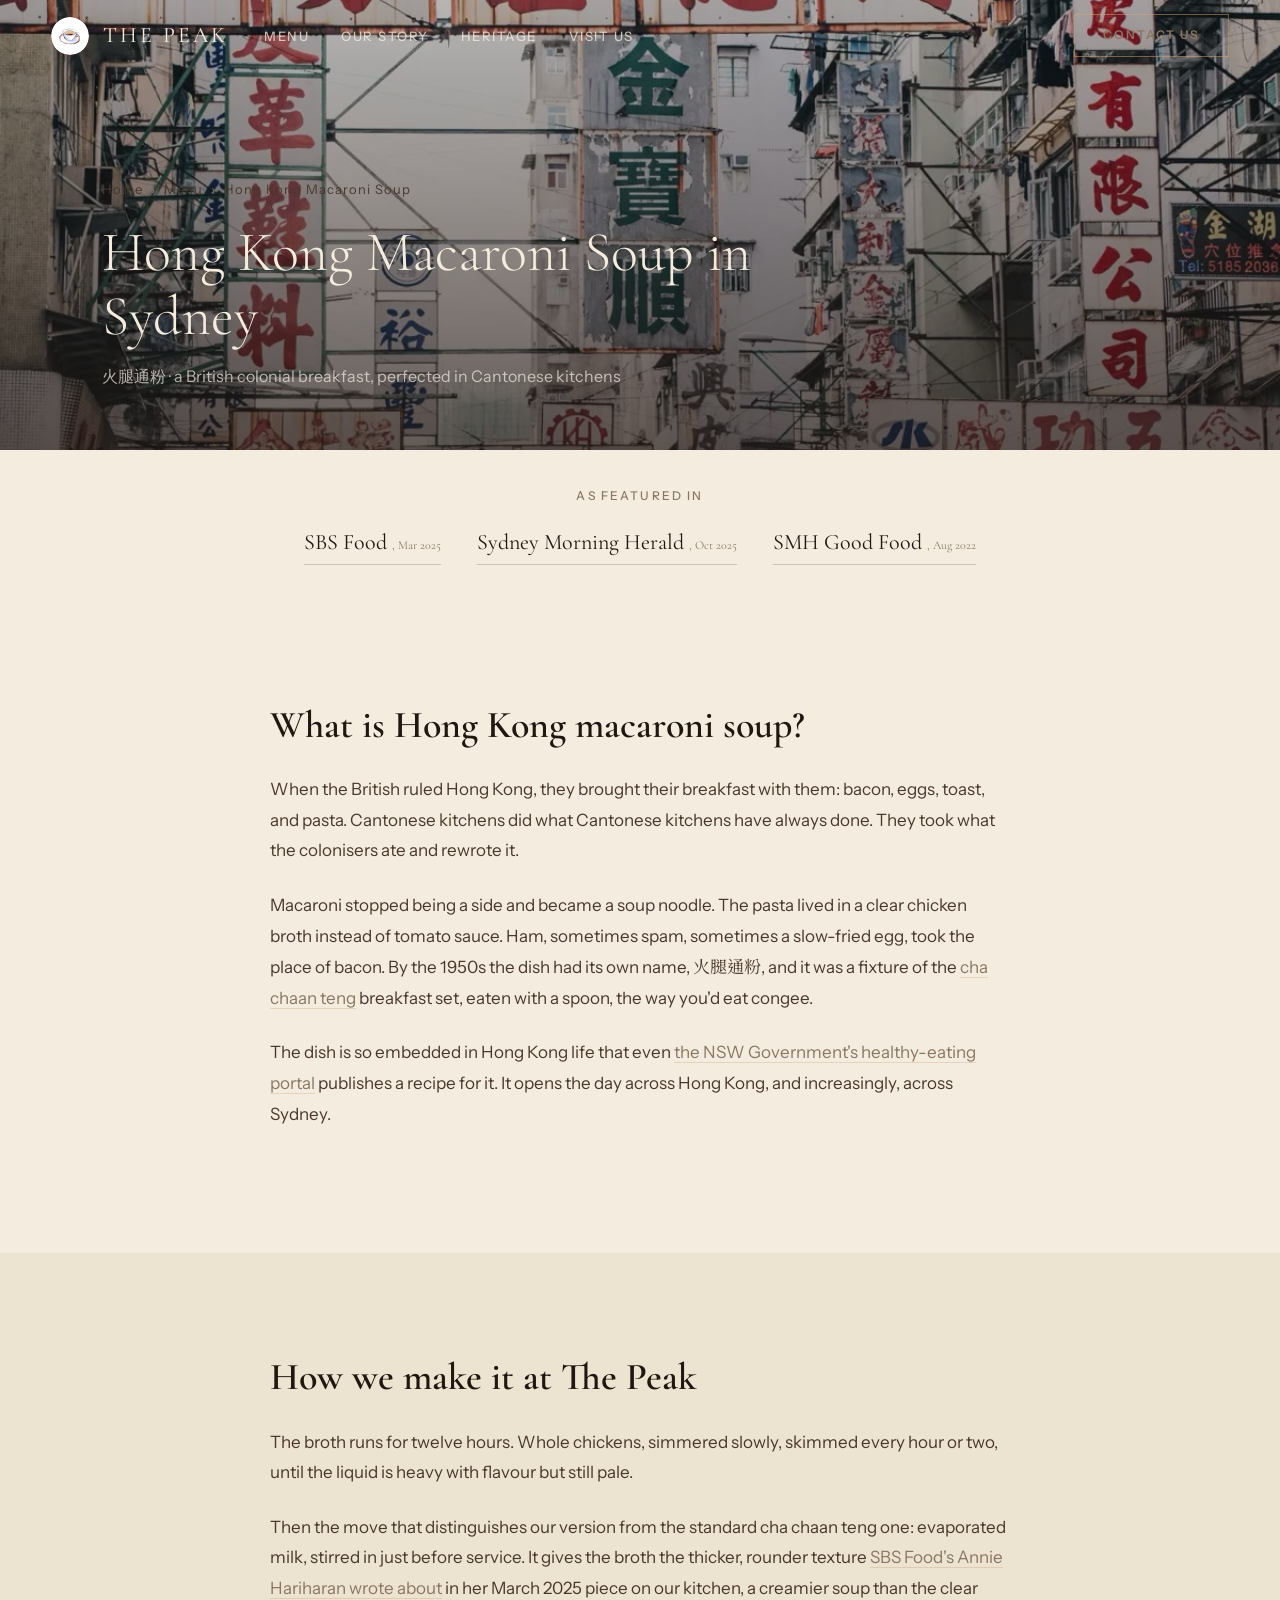
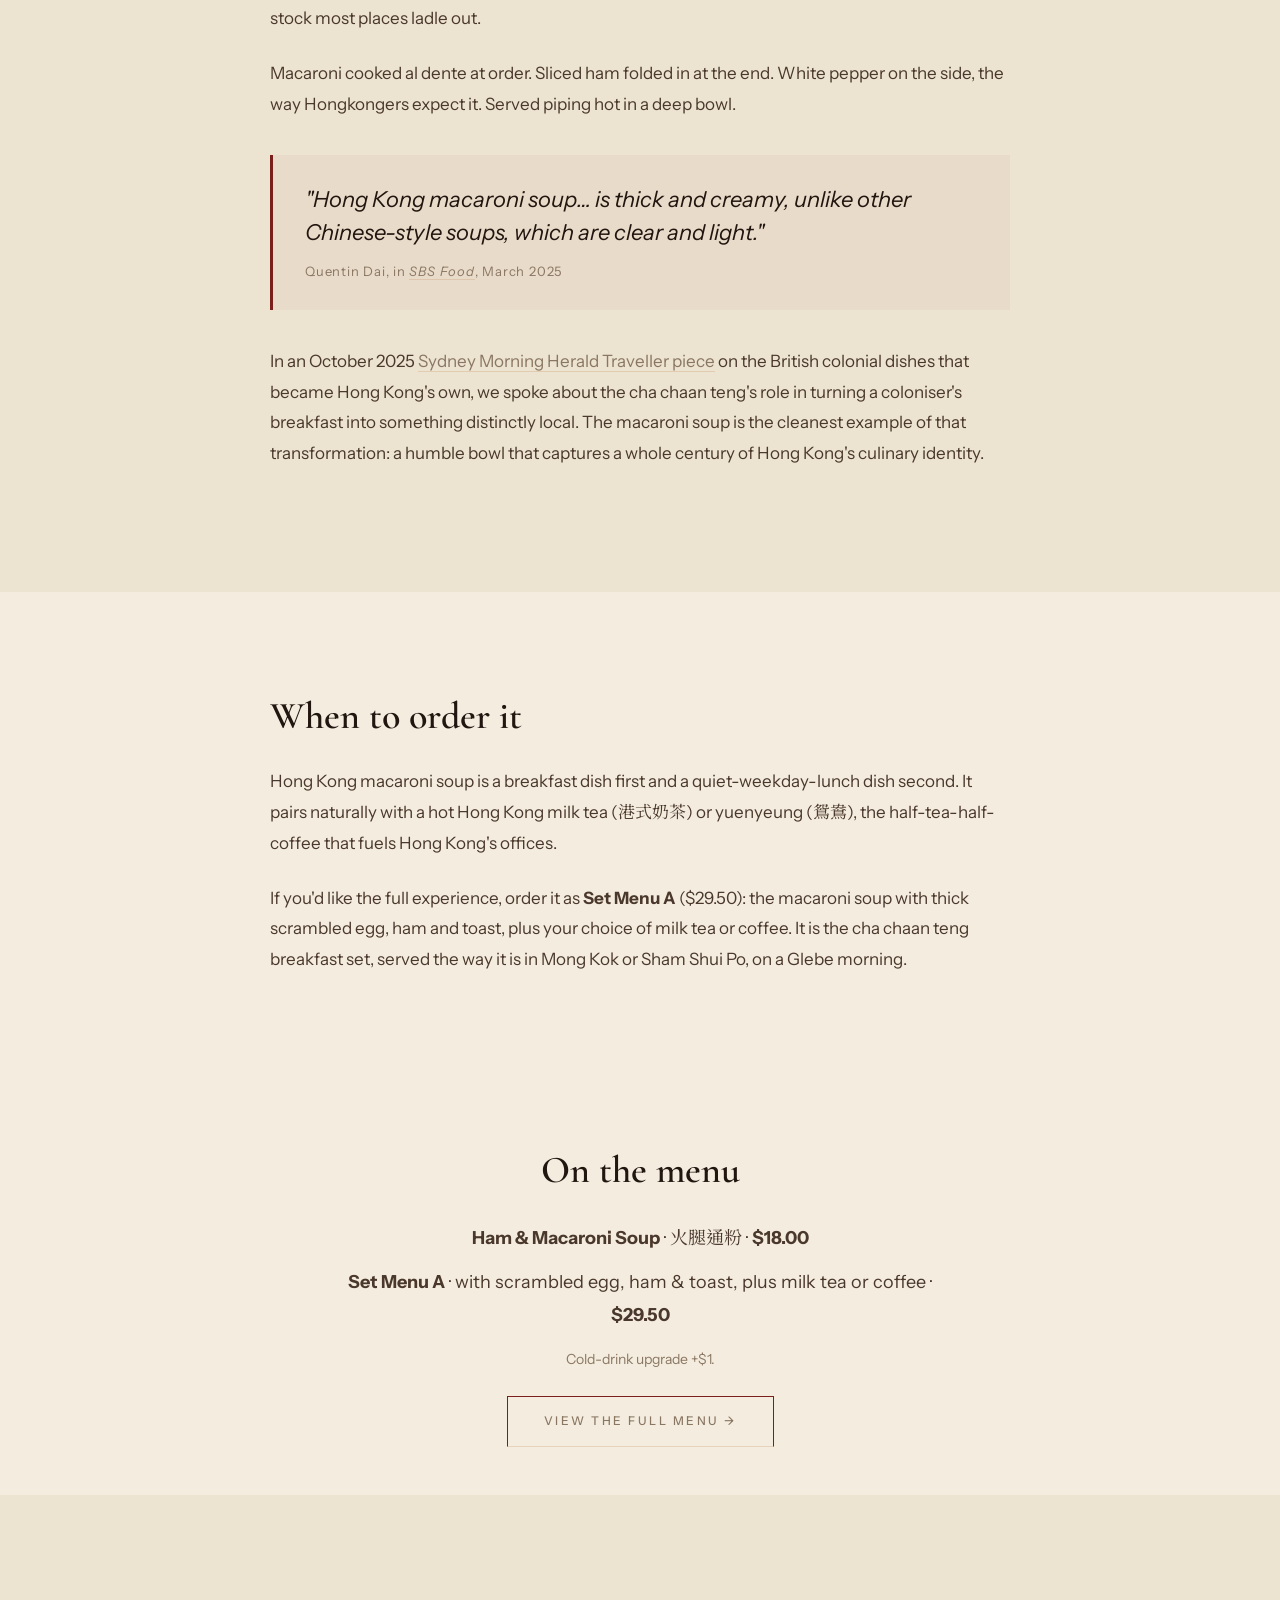
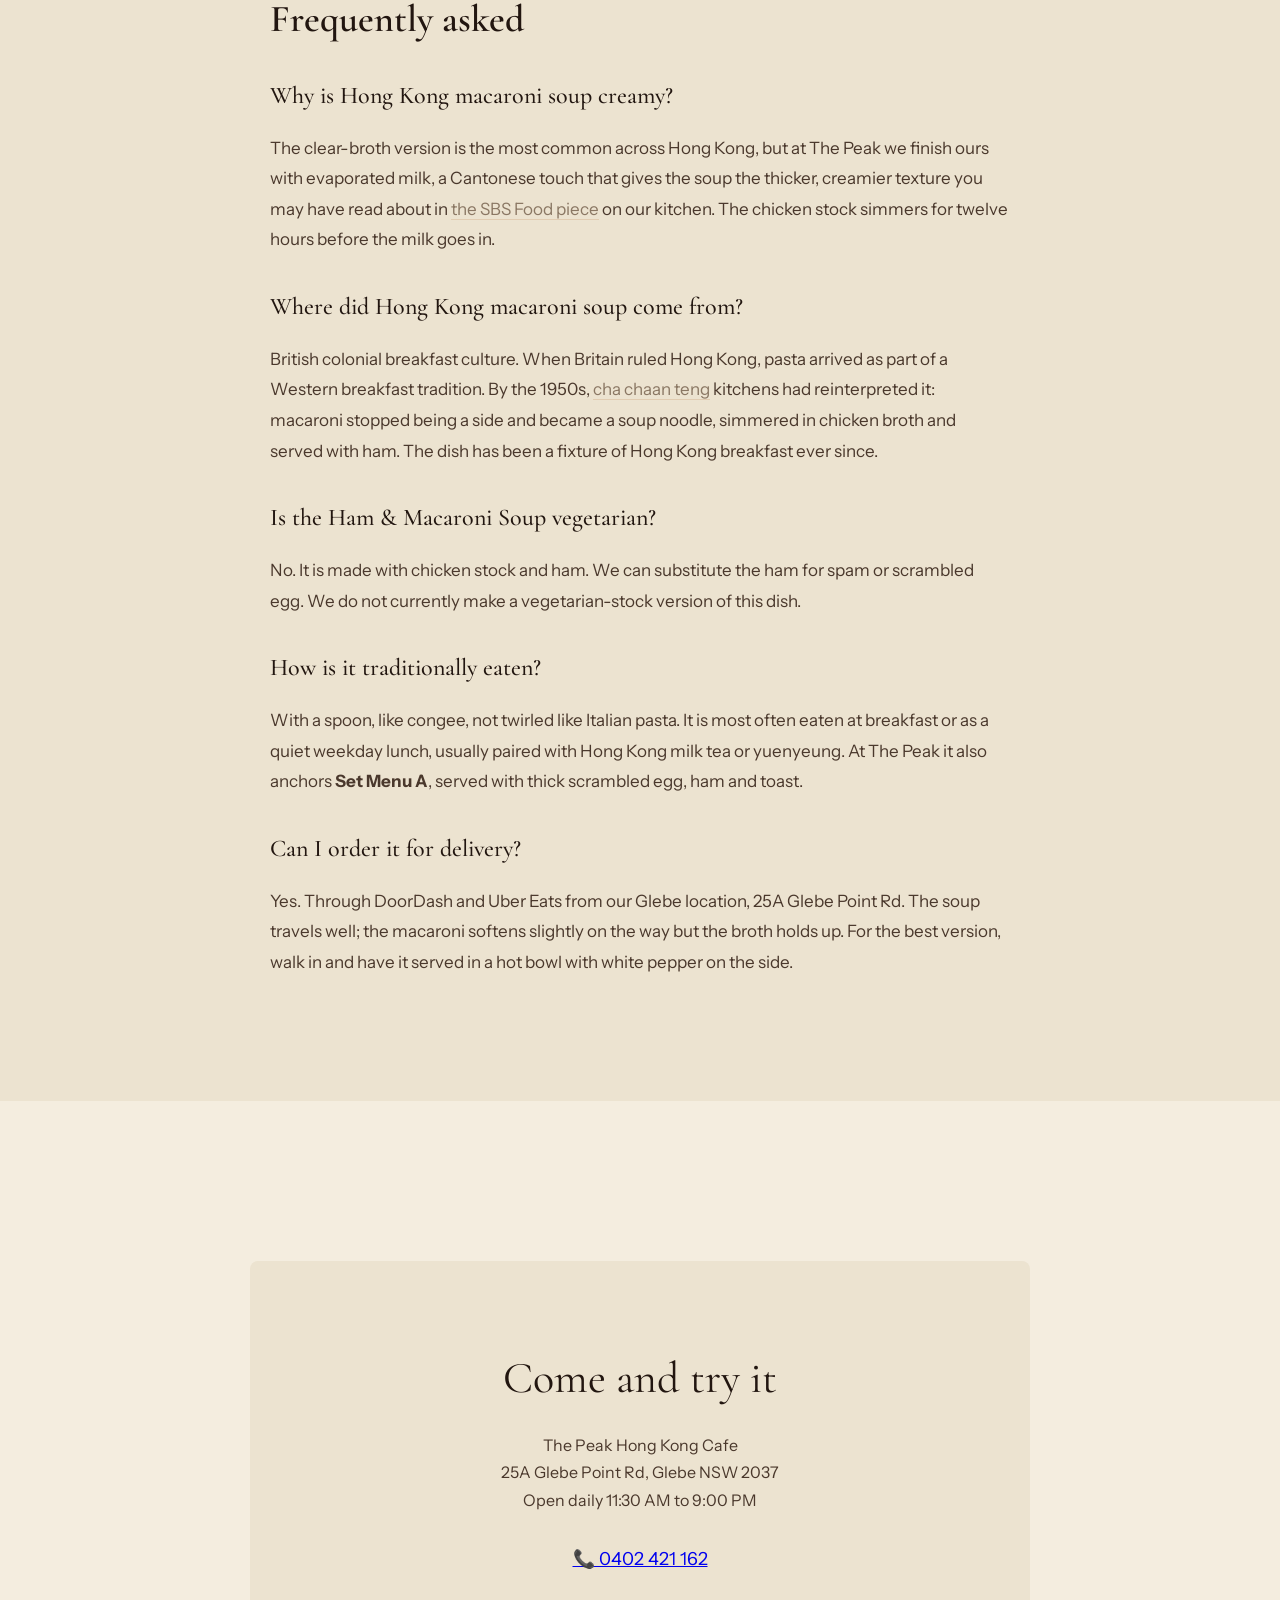
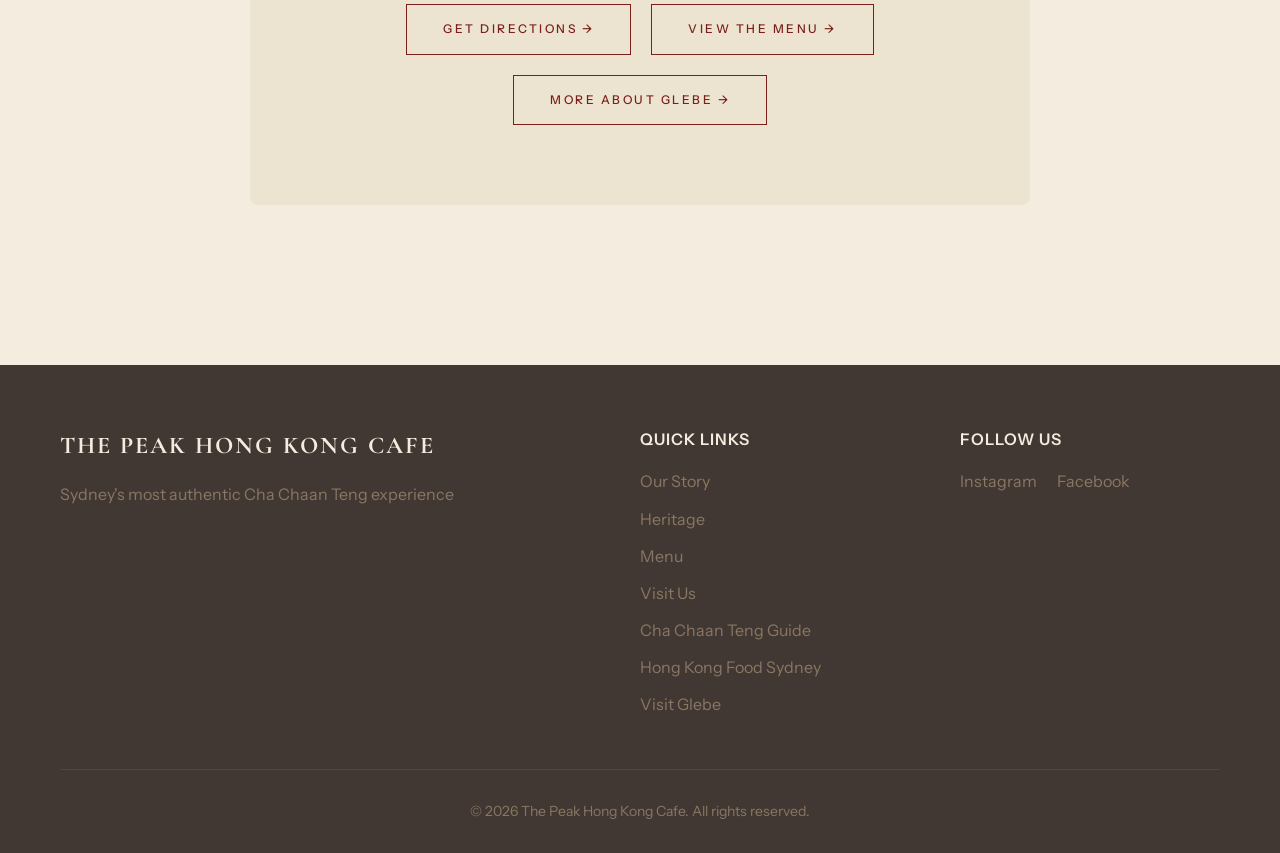
<file: hong-kong-macaroni-soup-sydney.html>
<!DOCTYPE html>
<html lang="en">
<head>
    <!-- Google tag (gtag.js) — GA4 -->
    <script async src="https://www.googletagmanager.com/gtag/js?id=G-RQZVJZ2L6E"></script>
    <script>
      window.dataLayer = window.dataLayer || [];
      function gtag(){dataLayer.push(arguments);}
      gtag('js', new Date());
      gtag('config', 'G-RQZVJZ2L6E');
    </script>

    <meta charset="UTF-8">
    <meta name="viewport" content="width=device-width, initial-scale=1.0">
    <title>Hong Kong Macaroni Soup in Sydney | The Peak Hong Kong Cafe, Glebe</title>
    <meta name="description" content="The British colonial breakfast Cantonese kitchens made their own. Glebe's signature ham & macaroni soup with 12-hour chicken stock and evaporated milk. As featured in SBS Food and the Sydney Morning Herald.">
    <meta name="keywords" content="hong kong macaroni soup sydney, hk macaroni soup sydney, ham macaroni soup glebe, 火腿通粉, hong kong breakfast sydney, cha chaan teng macaroni, hong kong style macaroni soup, hk macaroni glebe, peak hong kong cafe macaroni">
    <link rel="canonical" href="https://thepeakhkcafe.com.au/hong-kong-macaroni-soup-sydney.html">
    <meta name="theme-color" content="#1A0E08">
    <link rel="icon" type="image/png" href="assets/images/logo.png">
    <link rel="apple-touch-icon" href="assets/images/logo.png">
    <meta property="og:type" content="article">
    <meta property="og:title" content="Hong Kong Macaroni Soup in Sydney | The Peak Hong Kong Cafe, Glebe">
    <meta property="og:description" content="The British colonial breakfast Cantonese kitchens made their own. Glebe's signature ham & macaroni soup, as featured in SBS Food and the Sydney Morning Herald.">
    <meta property="og:image" content="https://thepeakhkcafe.com.au/assets/images/hong-kong-tradition.webp">
    <meta property="og:url" content="https://thepeakhkcafe.com.au/hong-kong-macaroni-soup-sydney.html">
    <meta property="og:site_name" content="The Peak Hong Kong Cafe">
    <meta property="og:locale" content="en_AU">
    <meta name="twitter:card" content="summary_large_image">
    <meta name="twitter:title" content="Hong Kong Macaroni Soup in Sydney | The Peak Hong Kong Cafe">
    <meta name="twitter:description" content="The British colonial breakfast Cantonese kitchens made their own. Glebe's signature ham & macaroni soup.">
    <meta name="twitter:image" content="https://thepeakhkcafe.com.au/assets/images/hong-kong-tradition.webp">
    <meta name="geo.region" content="AU-NSW">
    <meta name="geo.placename" content="Glebe, Sydney">
    <meta name="geo.position" content="-33.8794;151.1868">
    <meta name="ICBM" content="-33.8794, 151.1868">

    <!-- Structured data — Article, BreadcrumbList, FAQPage -->
    <script type="application/ld+json">
    [{
        "@context": "https://schema.org",
        "@type": "Article",
        "headline": "Hong Kong Macaroni Soup in Sydney: A Colonial Breakfast, Cantonese-Made",
        "description": "The story of Hong Kong macaroni soup, how the dish travelled from British breakfast tables into the cha chaan teng, and how The Peak makes its signature thick-and-creamy version in Glebe, Sydney.",
        "author": {"@type": "Person", "@id": "https://thepeakhkcafe.com.au/about/quentin-dai.html#person", "name": "Quentin Dai"},
        "publisher": {"@type": "Organization", "name": "The Peak Hong Kong Cafe", "logo": {"@type": "ImageObject", "url": "https://thepeakhkcafe.com.au/assets/images/logo.webp"}},
        "datePublished": "2026-05-06",
        "image": "https://thepeakhkcafe.com.au/assets/images/hong-kong-tradition.webp",
        "url": "https://thepeakhkcafe.com.au/hong-kong-macaroni-soup-sydney.html",
        "mainEntityOfPage": "https://thepeakhkcafe.com.au/hong-kong-macaroni-soup-sydney.html",
        "about": {"@type": "MenuItem", "@id": "https://thepeakhkcafe.com.au/menu.html#menu", "name": "Ham & Macaroni Soup", "alternateName": "火腿通粉"},
        "citation": [
            {"@type": "CreativeWork", "name": "The unexpected ways pasta has found a home in other cuisines", "publisher": {"@type": "Organization", "name": "SBS Food"}, "datePublished": "2025-03-05", "author": {"@type": "Person", "name": "Annie Hariharan"}, "url": "https://www.sbs.com.au/food/article/pasta-in-other-cuisines/dt2rmbnfk"},
            {"@type": "CreativeWork", "name": "The Hong Kong dish the British left behind", "publisher": {"@type": "Organization", "name": "Sydney Morning Herald"}, "datePublished": "2025-10-10", "url": "https://www.smh.com.au/traveller/inspiration/the-hong-kong-dish-the-british-left-behind-20251010-p5n1ns.html"},
            {"@type": "CreativeWork", "name": "Hong Kong-style cafes with spam, french toast and tea grow rapidly in Sydney as expats seek a taste of home", "publisher": {"@type": "Organization", "name": "Sydney Morning Herald Good Food"}, "datePublished": "2022-08-25", "url": "https://www.smh.com.au/goodfood/eating-out/hong-kongstyle-cafes-with-spam-french-toast-and-tea-grow-rapidly-in-sydney-as-expats-seek-a-taste-of-home-20220825-h25xzx.html"}
        ]
    },
    {
        "@context": "https://schema.org",
        "@type": "BreadcrumbList",
        "itemListElement": [
            {"@type": "ListItem", "position": 1, "name": "Home", "item": "https://thepeakhkcafe.com.au/"},
            {"@type": "ListItem", "position": 2, "name": "Menu", "item": "https://thepeakhkcafe.com.au/menu.html"},
            {"@type": "ListItem", "position": 3, "name": "Hong Kong Macaroni Soup", "item": "https://thepeakhkcafe.com.au/hong-kong-macaroni-soup-sydney.html"}
        ]
    },
    {
        "@context": "https://schema.org",
        "@type": "FAQPage",
        "mainEntity": [
            {"@type": "Question", "name": "Why is Hong Kong macaroni soup creamy?", "acceptedAnswer": {"@type": "Answer", "text": "The clear-broth version is the most common in Hong Kong, but at The Peak we finish ours with evaporated milk, a Cantonese touch that gives the soup the thicker, creamier texture you may have read about in the SBS Food piece on our kitchen. The chicken stock simmers for twelve hours before the milk goes in."}},
            {"@type": "Question", "name": "Where did Hong Kong macaroni soup come from?", "acceptedAnswer": {"@type": "Answer", "text": "British colonial breakfast culture. When Britain ruled Hong Kong, pasta arrived as part of a Western breakfast tradition. By the 1950s, cha chaan teng kitchens had reinterpreted it: macaroni stopped being a side and became a soup noodle, simmered in chicken broth and served with ham. The dish has been a fixture of Hong Kong breakfast ever since."}},
            {"@type": "Question", "name": "Is the Ham & Macaroni Soup vegetarian?", "acceptedAnswer": {"@type": "Answer", "text": "No. It is made with chicken stock and ham. We can substitute the ham for spam or scrambled egg. We do not currently make a vegetarian-stock version of this dish."}},
            {"@type": "Question", "name": "How is it traditionally eaten?", "acceptedAnswer": {"@type": "Answer", "text": "With a spoon, like congee, not twirled like Italian pasta. It is most often eaten at breakfast or as a quiet weekday lunch, usually paired with Hong Kong milk tea or yuenyeung. At The Peak it also anchors Set Menu A, served with thick scrambled egg, ham and toast."}},
            {"@type": "Question", "name": "Can I order it for delivery?", "acceptedAnswer": {"@type": "Answer", "text": "Yes, through DoorDash and Uber Eats from our Glebe location, 25A Glebe Point Rd. The soup travels well; the macaroni softens slightly on the way but the broth holds up. For the best version, walk in and have it served in a hot bowl with white pepper on the side."}}
        ]
    }]
    </script>

    <link rel="preconnect" href="https://fonts.googleapis.com">
    <link rel="preconnect" href="https://fonts.gstatic.com" crossorigin>
    <link href="https://fonts.googleapis.com/css2?family=Cormorant+Garamond:ital,wght@0,300;0,400;0,500;0,600;1,300;1,400;1,500&family=Noto+Serif+TC:wght@300;400;500;600&family=Instrument+Sans:ital,wght@0,400;0,500;0,600;1,400&display=swap" rel="stylesheet" media="print" onload="this.media='all'">
    <noscript><link href="https://fonts.googleapis.com/css2?family=Cormorant+Garamond:ital,wght@0,300;0,400;0,500;0,600;1,300;1,400;1,500&family=Noto+Serif+TC:wght@300;400;500;600&family=Instrument+Sans:ital,wght@0,400;0,500;0,600;1,400&display=swap" rel="stylesheet"></noscript>
    <link rel="stylesheet" href="styles.css">
</head>
<body>
    <nav class="navbar" id="navbar">
        <div class="nav-left">
            <a href="index.html" class="nav-logo">
                <div class="nav-logo-icon"><img src="assets/images/logo.webp" alt="The Peak Logo" class="nav-logo-icon-img" width="38" height="38"></div>
                <span class="nav-logo-text">The Peak</span>
            </a>
            <ul class="nav-links">
                <li><a href="index.html#menu">Menu</a></li>
                <li><a href="index.html#story">Our Story</a></li>
                <li><a href="index.html#heritage">Heritage</a></li>
                <li><a href="index.html#visit">Visit Us</a></li>
            </ul>
        </div>
        <a href="index.html#visit" class="nav-cta">Contact Us</a>
        <div class="hamburger" id="hamburger" aria-label="Open menu"><span></span><span></span><span></span></div>
    </nav>
    <div class="mobile-menu" id="mobile-menu">
        <ul class="mobile-menu-links">
            <li><a href="index.html#menu">Menu</a></li>
            <li><a href="index.html#story">Our Story</a></li>
            <li><a href="index.html#heritage">Heritage</a></li>
            <li><a href="index.html#visit">Visit Us</a></li>
        </ul>
        <a href="index.html#visit" class="mobile-menu-cta">Contact Us</a>
    </div>

    <!-- TODO: swap hero image for an actual photo of the macaroni soup once one is shot. Using hong-kong-tradition.webp as a thematic placeholder. -->
    <section class="article-hero">
        <img src="assets/images/hong-kong-tradition.webp" alt="A bowl of Hong Kong-style ham and macaroni soup, the British colonial breakfast that became a cha chaan teng staple" loading="eager">
        <div class="article-hero-overlay"></div>
        <div class="article-hero-content">
            <nav class="breadcrumb"><a href="index.html">Home</a><span class="separator">&rsaquo;</span><a href="menu.html">Menu</a><span class="separator">&rsaquo;</span>Hong Kong Macaroni Soup</nav>
            <h1>Hong Kong Macaroni Soup in Sydney</h1>
            <p class="article-subtitle"><span class="chinese-inline">火腿通粉</span> · a British colonial breakfast, perfected in Cantonese kitchens</p>
        </div>
    </section>

    <!-- "As featured in" press strip -->
    <section class="article-section" style="background: var(--bg-cream); padding-top: 36px; padding-bottom: 36px;">
        <div class="container">
            <div style="text-align: center; max-width: 880px; margin: 0 auto;">
                <p style="font-family: var(--font-body, 'Instrument Sans', sans-serif); font-size: 12px; letter-spacing: 0.18em; text-transform: uppercase; color: var(--ink-faint, #8A7763); margin: 0 0 18px; font-weight: 500;">As featured in</p>
                <div style="display: flex; flex-wrap: wrap; justify-content: center; gap: 28px 36px; align-items: center;">
                    <a href="https://www.sbs.com.au/food/article/pasta-in-other-cuisines/dt2rmbnfk" target="_blank" rel="noopener" style="font-family: var(--font-heading, 'Cormorant Garamond', serif); font-size: 22px; color: var(--ink, #221610); text-decoration: none; border-bottom: 1px solid rgba(34,22,16,0.2); padding-bottom: 2px;">SBS Food <span style="font-size: 12px; color: var(--ink-faint, #8A7763); letter-spacing: 0;">, Mar 2025</span></a>
                    <a href="https://www.smh.com.au/traveller/inspiration/the-hong-kong-dish-the-british-left-behind-20251010-p5n1ns.html" target="_blank" rel="noopener" style="font-family: var(--font-heading, 'Cormorant Garamond', serif); font-size: 22px; color: var(--ink, #221610); text-decoration: none; border-bottom: 1px solid rgba(34,22,16,0.2); padding-bottom: 2px;">Sydney Morning Herald <span style="font-size: 12px; color: var(--ink-faint, #8A7763); letter-spacing: 0;">, Oct 2025</span></a>
                    <a href="https://www.smh.com.au/goodfood/eating-out/hong-kongstyle-cafes-with-spam-french-toast-and-tea-grow-rapidly-in-sydney-as-expats-seek-a-taste-of-home-20220825-h25xzx.html" target="_blank" rel="noopener" style="font-family: var(--font-heading, 'Cormorant Garamond', serif); font-size: 22px; color: var(--ink, #221610); text-decoration: none; border-bottom: 1px solid rgba(34,22,16,0.2); padding-bottom: 2px;">SMH Good Food <span style="font-size: 12px; color: var(--ink-faint, #8A7763); letter-spacing: 0;">, Aug 2022</span></a>
                </div>
            </div>
        </div>
    </section>

    <!-- §1 — What is Hong Kong macaroni soup? -->
    <section class="article-section" style="background: var(--bg-warm-ivory)">
        <div class="container">
            <div class="article-body">
                <h2>What is Hong Kong macaroni soup?</h2>
                <p>When the British ruled Hong Kong, they brought their breakfast with them: bacon, eggs, toast, and pasta. Cantonese kitchens did what Cantonese kitchens have always done. They took what the colonisers ate and rewrote it.</p>
                <p>Macaroni stopped being a side and became a soup noodle. The pasta lived in a clear chicken broth instead of tomato sauce. Ham, sometimes spam, sometimes a slow-fried egg, took the place of bacon. By the 1950s the dish had its own name, <span class="chinese-inline">火腿通粉</span>, and it was a fixture of the <a href="cha-chaan-teng-sydney.html">cha chaan teng</a> breakfast set, eaten with a spoon, the way you'd eat congee.</p>
                <p>The dish is so embedded in Hong Kong life that even <a href="https://www.nsw.gov.au/health-and-wellbeing/healthy-living/healthy-eating/healthy-recipes/quick-hong-kong-style-macaroni-soup" target="_blank" rel="noopener">the NSW Government's healthy-eating portal</a> publishes a recipe for it. It opens the day across Hong Kong, and increasingly, across Sydney.</p>
            </div>
        </div>
    </section>

    <!-- §2 — How we make it at The Peak -->
    <section class="article-section" style="background: var(--bg-parchment)">
        <div class="container">
            <div class="article-body">
                <h2>How we make it at The Peak</h2>
                <p>The broth runs for twelve hours. Whole chickens, simmered slowly, skimmed every hour or two, until the liquid is heavy with flavour but still pale.</p>
                <p>Then the move that distinguishes our version from the standard cha chaan teng one: evaporated milk, stirred in just before service. It gives the broth the thicker, rounder texture <a href="https://www.sbs.com.au/food/article/pasta-in-other-cuisines/dt2rmbnfk" target="_blank" rel="noopener">SBS Food's Annie Hariharan wrote about</a> in her March 2025 piece on our kitchen, a creamier soup than the clear stock most places ladle out.</p>
                <p>Macaroni cooked al dente at order. Sliced ham folded in at the end. White pepper on the side, the way Hongkongers expect it. Served piping hot in a deep bowl.</p>

                <blockquote style="margin: 36px 0; padding: 28px 32px; border-left: 3px solid var(--burgundy, #7A1F1A); background: rgba(122,31,26,0.04); font-family: var(--font-heading, 'Cormorant Garamond', serif);">
                    <p style="font-size: 22px; line-height: 1.5; font-style: italic; color: var(--ink, #221610); margin: 0 0 12px;">"Hong Kong macaroni soup… is thick and creamy, unlike other Chinese-style soups, which are clear and light."</p>
                    <footer style="font-family: var(--font-body, 'Instrument Sans', sans-serif); font-size: 13px; letter-spacing: 0.06em; color: var(--ink-faint, #8A7763); font-style: normal;">Quentin Dai, in <cite><a href="https://www.sbs.com.au/food/article/pasta-in-other-cuisines/dt2rmbnfk" target="_blank" rel="noopener" style="color: inherit;">SBS Food</a></cite>, March 2025</footer>
                </blockquote>

                <p>In an October 2025 <a href="https://www.smh.com.au/traveller/inspiration/the-hong-kong-dish-the-british-left-behind-20251010-p5n1ns.html" target="_blank" rel="noopener">Sydney Morning Herald Traveller piece</a> on the British colonial dishes that became Hong Kong's own, we spoke about the cha chaan teng's role in turning a coloniser's breakfast into something distinctly local. The macaroni soup is the cleanest example of that transformation: a humble bowl that captures a whole century of Hong Kong's culinary identity.</p>
            </div>
        </div>
    </section>

    <!-- §3 — When to order it -->
    <section class="article-section" style="background: var(--bg-cream)">
        <div class="container">
            <div class="article-body">
                <h2>When to order it</h2>
                <p>Hong Kong macaroni soup is a breakfast dish first and a quiet-weekday-lunch dish second. It pairs naturally with a hot Hong Kong milk tea (<span class="chinese-inline">港式奶茶</span>) or yuenyeung (<span class="chinese-inline">鴛鴦</span>), the half-tea-half-coffee that fuels Hong Kong's offices.</p>
                <p>If you'd like the full experience, order it as <strong>Set Menu A</strong> ($29.50): the macaroni soup with thick scrambled egg, ham and toast, plus your choice of milk tea or coffee. It is the cha chaan teng breakfast set, served the way it is in Mong Kok or Sham Shui Po, on a Glebe morning.</p>
            </div>
        </div>
    </section>

    <!-- §4 — Pricing -->
    <section class="article-section" style="background: var(--bg-warm-ivory); padding-top: 48px; padding-bottom: 48px;">
        <div class="container">
            <div class="article-body" style="text-align: center;">
                <h2 style="margin-bottom: 24px;">On the menu</h2>
                <p style="font-size: 18px; max-width: 640px; margin: 0 auto 12px;"><strong>Ham &amp; Macaroni Soup</strong> · <span class="chinese-inline">火腿通粉</span> · <strong>$18.00</strong></p>
                <p style="font-size: 18px; max-width: 640px; margin: 0 auto 12px;"><strong>Set Menu A</strong> · with scrambled egg, ham &amp; toast, plus milk tea or coffee · <strong>$29.50</strong></p>
                <p style="font-size: 14px; color: var(--ink-faint, #8A7763); max-width: 640px; margin: 16px auto 24px;">Cold-drink upgrade +$1.</p>
                <div class="article-cta-links"><a href="menu.html" class="menu-cta-btn">View the full menu &rarr;</a></div>
            </div>
        </div>
    </section>

    <!-- §5 — FAQ -->
    <section class="article-section" style="background: var(--bg-parchment)">
        <div class="container">
            <div class="article-body">
                <h2>Frequently asked</h2>

                <h3 style="margin-top: 32px;">Why is Hong Kong macaroni soup creamy?</h3>
                <p>The clear-broth version is the most common across Hong Kong, but at The Peak we finish ours with evaporated milk, a Cantonese touch that gives the soup the thicker, creamier texture you may have read about in <a href="https://www.sbs.com.au/food/article/pasta-in-other-cuisines/dt2rmbnfk" target="_blank" rel="noopener">the SBS Food piece</a> on our kitchen. The chicken stock simmers for twelve hours before the milk goes in.</p>

                <h3 style="margin-top: 32px;">Where did Hong Kong macaroni soup come from?</h3>
                <p>British colonial breakfast culture. When Britain ruled Hong Kong, pasta arrived as part of a Western breakfast tradition. By the 1950s, <a href="cha-chaan-teng-sydney.html">cha chaan teng</a> kitchens had reinterpreted it: macaroni stopped being a side and became a soup noodle, simmered in chicken broth and served with ham. The dish has been a fixture of Hong Kong breakfast ever since.</p>

                <h3 style="margin-top: 32px;">Is the Ham &amp; Macaroni Soup vegetarian?</h3>
                <p>No. It is made with chicken stock and ham. We can substitute the ham for spam or scrambled egg. We do not currently make a vegetarian-stock version of this dish.</p>

                <h3 style="margin-top: 32px;">How is it traditionally eaten?</h3>
                <p>With a spoon, like congee, not twirled like Italian pasta. It is most often eaten at breakfast or as a quiet weekday lunch, usually paired with Hong Kong milk tea or yuenyeung. At The Peak it also anchors <strong>Set Menu A</strong>, served with thick scrambled egg, ham and toast.</p>

                <h3 style="margin-top: 32px;">Can I order it for delivery?</h3>
                <p>Yes. Through DoorDash and Uber Eats from our Glebe location, 25A Glebe Point Rd. The soup travels well; the macaroni softens slightly on the way but the broth holds up. For the best version, walk in and have it served in a hot bowl with white pepper on the side.</p>
            </div>
        </div>
    </section>

    <!-- §6 — Visit / Order CTAs -->
    <section class="article-section" style="background: var(--bg-cream)">
        <div class="container">
            <div class="article-cta-section">
                <h2>Come and try it</h2>
                <p>The Peak Hong Kong Cafe<br>25A Glebe Point Rd, Glebe NSW 2037<br>Open daily 11:30 AM to 9:00 PM</p>
                <p><a href="tel:+61402421162" class="phone-link" data-track="click_to_call" style="font-size: 18px;">📞 0402 421 162</a></p>
                <div class="article-cta-links">
                    <a href="https://www.google.com/maps/dir//25A+Glebe+Point+Rd,+Glebe+NSW+2037" class="menu-cta-btn" target="_blank" rel="noopener" data-track="directions_click">Get directions &rarr;</a>
                    <a href="menu.html" class="menu-cta-btn">View the menu &rarr;</a>
                    <a href="hong-kong-cafe-glebe.html" class="menu-cta-btn">More about Glebe &rarr;</a>
                </div>
            </div>
        </div>
    </section>

    <footer class="footer">
        <div class="container">
            <div class="footer-content">
                <div class="footer-section">
                    <h2 class="footer-title">THE PEAK HONG KONG CAFE</h2>
                    <p>Sydney's most authentic Cha Chaan Teng experience</p>
                </div>
                <div class="footer-section">
                    <h3>Quick Links</h3>
                    <ul>
                        <li><a href="index.html#story">Our Story</a></li>
                        <li><a href="index.html#heritage">Heritage</a></li>
                        <li><a href="menu.html">Menu</a></li>
                        <li><a href="index.html#visit">Visit Us</a></li>
                        <li><a href="cha-chaan-teng-sydney.html">Cha Chaan Teng Guide</a></li>
                        <li><a href="hong-kong-food-sydney.html">Hong Kong Food Sydney</a></li>
                        <li><a href="hong-kong-cafe-glebe.html">Visit Glebe</a></li>
                    </ul>
                </div>
                <div class="footer-section">
                    <h3>Follow Us</h3>
                    <div class="social-links">
                        <a href="https://www.instagram.com/thepeakhkcafe/" aria-label="Follow The Peak Hong Kong Cafe on Instagram" target="_blank" rel="noopener">Instagram</a>
                        <a href="https://www.facebook.com/thepeakhkcafe" aria-label="Follow The Peak Hong Kong Cafe on Facebook" target="_blank" rel="noopener">Facebook</a>
                    </div>
                </div>
            </div>
            <div class="footer-bottom">
                <p>&copy; 2026 The Peak Hong Kong Cafe. All rights reserved.</p>
            </div>
        </div>
    </footer>
    <script src="script.js" defer></script>
</body>
</html>
</file>
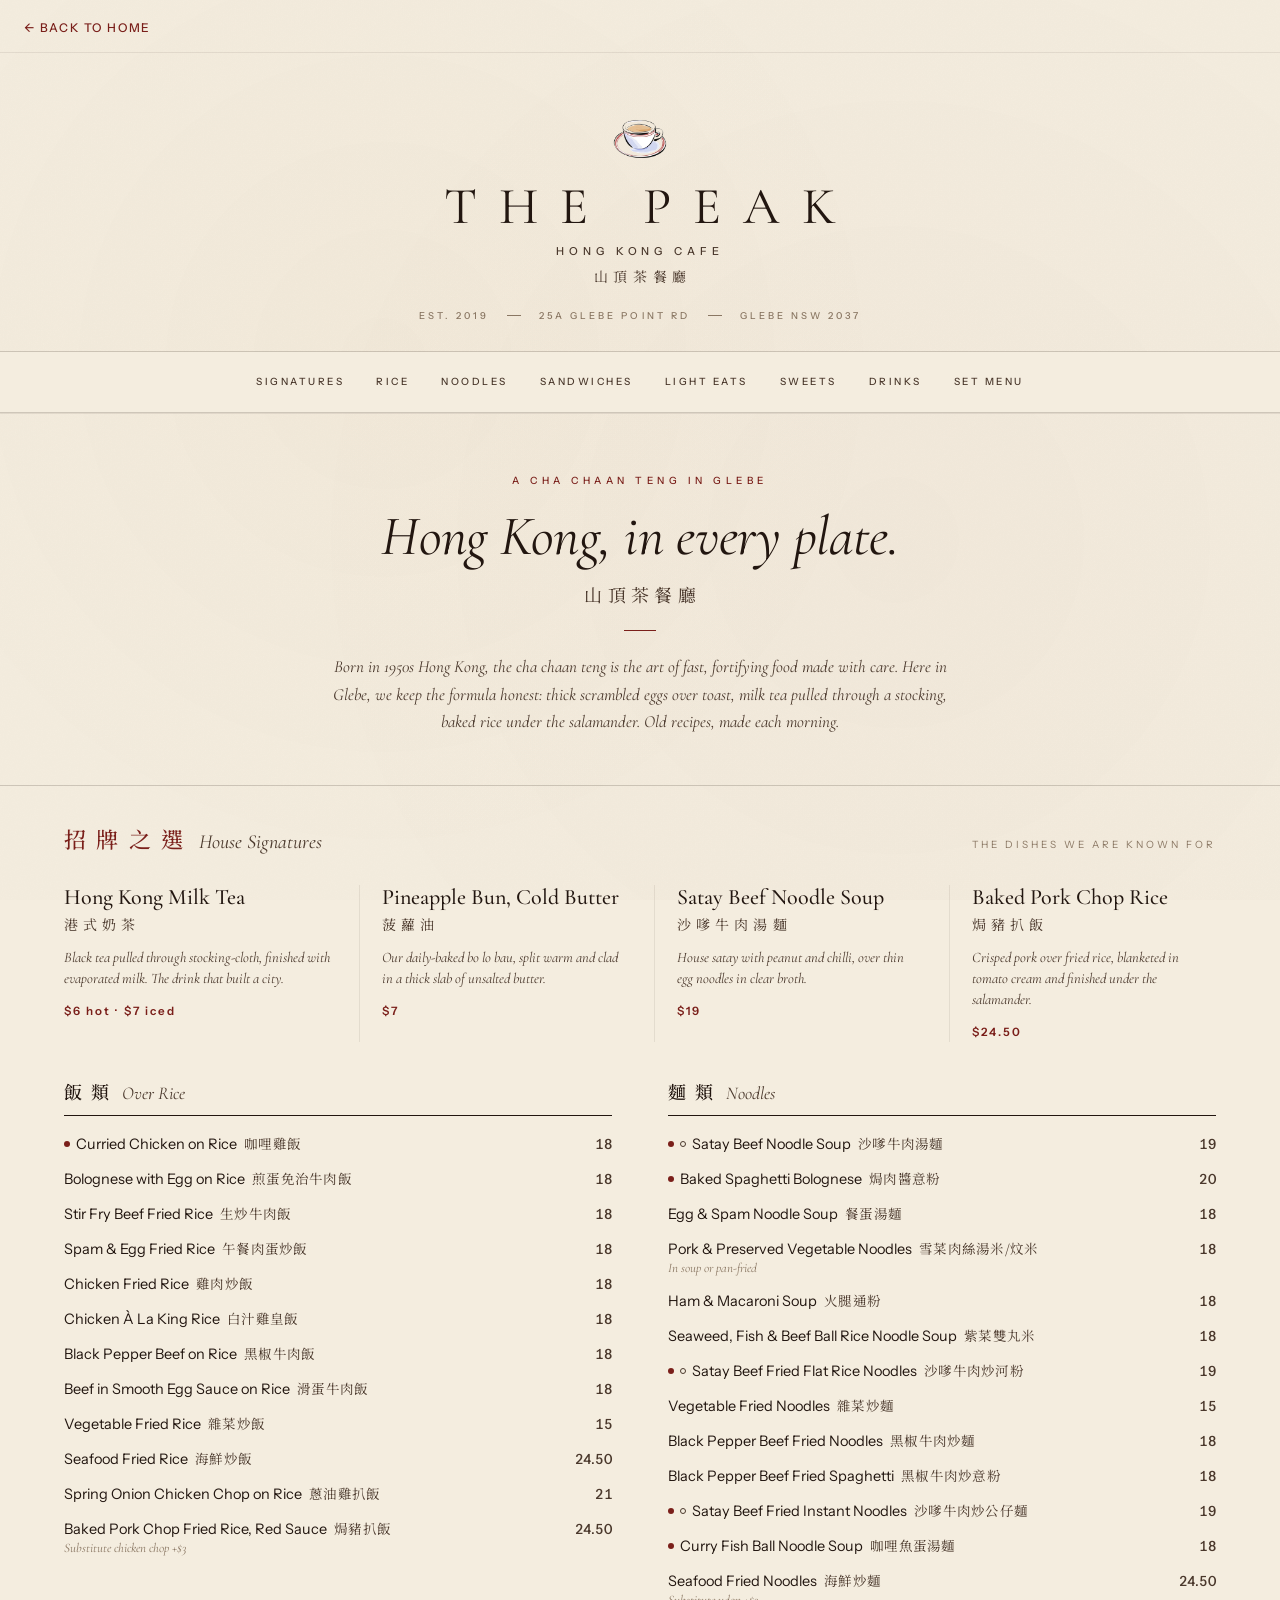
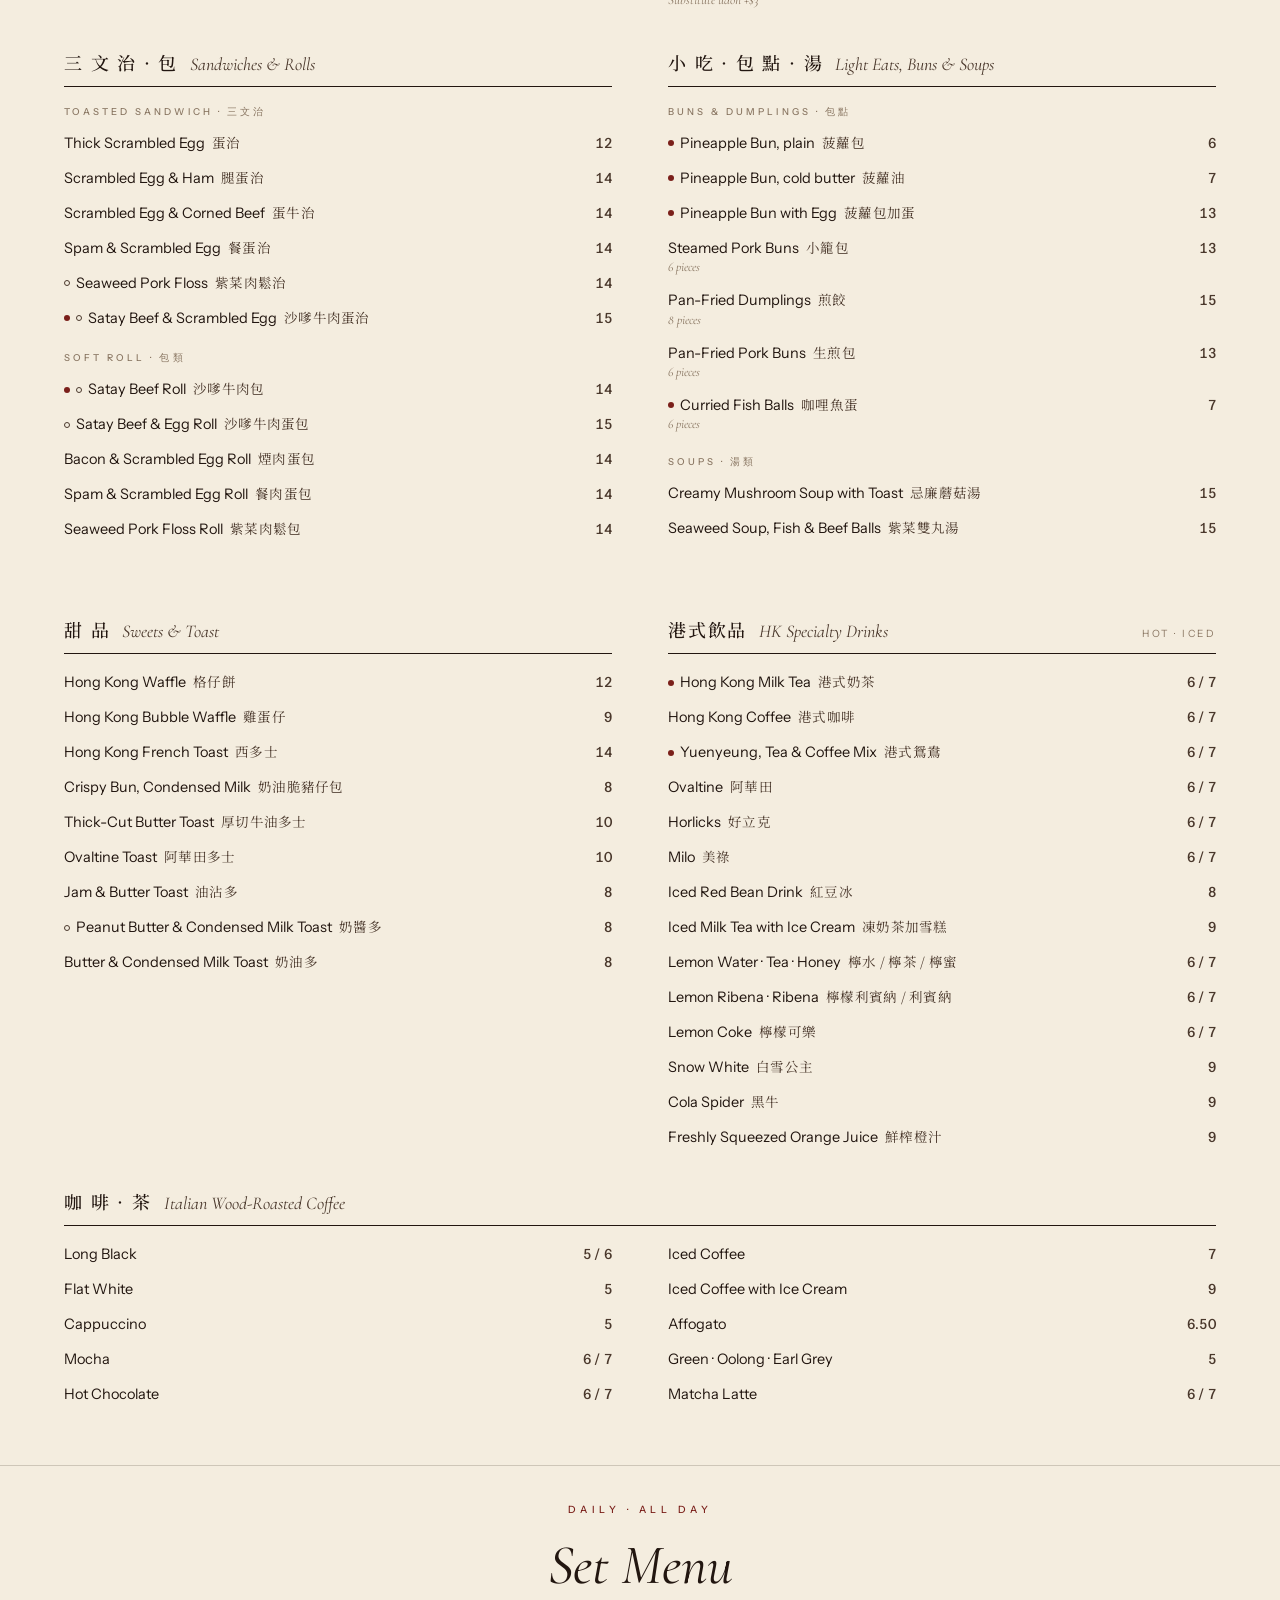
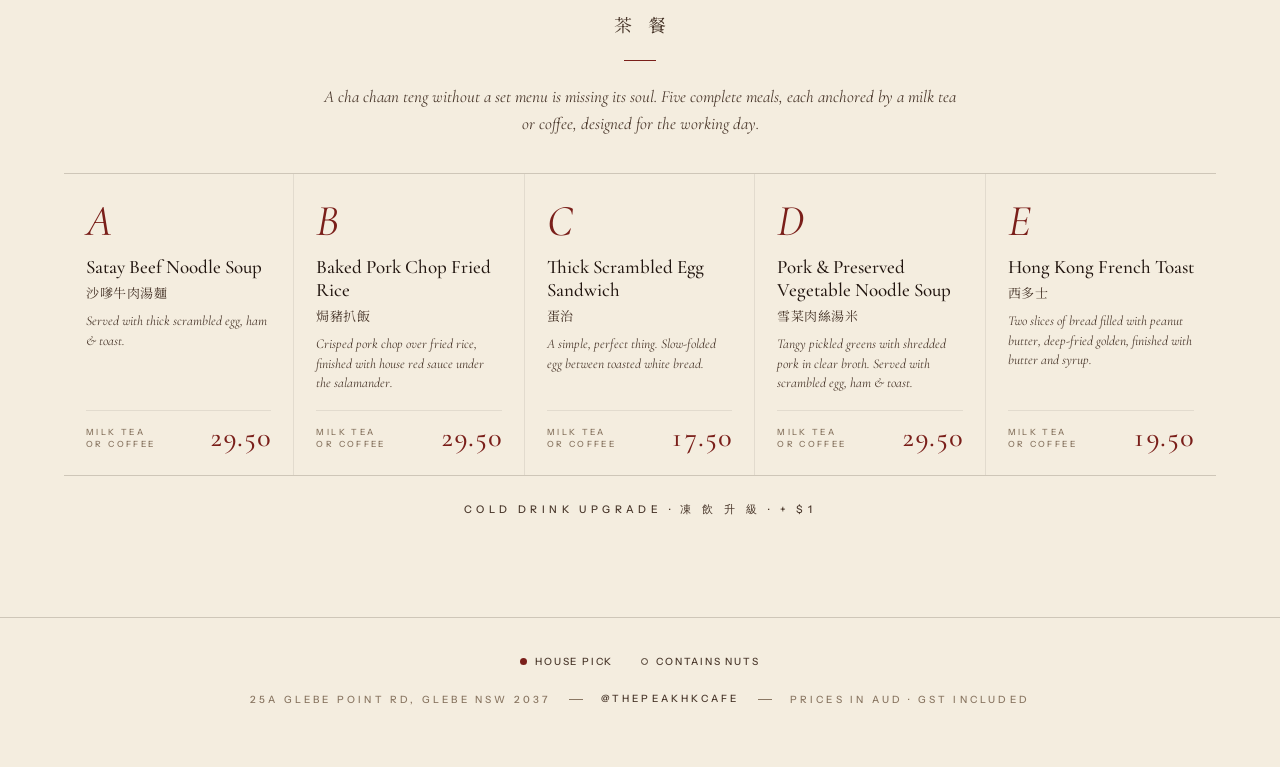
<file: menu.html>
<!DOCTYPE html>
<html lang="en">
<head>
<!-- Google tag (gtag.js) — GA4 -->
<script async src="https://www.googletagmanager.com/gtag/js?id=G-RQZVJZ2L6E"></script>
<script>
  window.dataLayer = window.dataLayer || [];
  function gtag(){dataLayer.push(arguments);}
  gtag('js', new Date());
  gtag('config', 'G-RQZVJZ2L6E');
</script>

<meta charset="UTF-8">
<meta name="viewport" content="width=device-width, initial-scale=1.0">
<meta name="description" content="Full menu for The Peak Hong Kong Cafe. Authentic cha chaan teng dishes with prices: pineapple buns, milk tea, HK French toast, baked pork chop rice, satay beef noodles, and more.">
<title>Menu | The Peak Hong Kong Cafe — Cha Chaan Teng in Glebe, Sydney</title>
<link rel="canonical" href="https://thepeakhkcafe.com.au/menu.html">
<meta property="og:type" content="website">
<meta property="og:title" content="Menu | The Peak Hong Kong Cafe — Cha Chaan Teng in Glebe, Sydney">
<meta property="og:description" content="Full menu with prices. Authentic cha chaan teng dishes: pineapple buns, milk tea, HK French toast, baked pork chop rice, and more.">
<meta property="og:image" content="https://thepeakhkcafe.com.au/assets/images/logo.webp">
<meta property="og:url" content="https://thepeakhkcafe.com.au/menu.html">
<meta property="og:site_name" content="The Peak Hong Kong Cafe">
<meta name="twitter:card" content="summary_large_image">
<meta name="twitter:title" content="Menu | The Peak Hong Kong Cafe">
<meta name="twitter:description" content="Full menu with prices. Authentic cha chaan teng dishes in Glebe, Sydney.">
<meta name="twitter:image" content="https://thepeakhkcafe.com.au/assets/images/logo.webp">
<meta name="geo.region" content="AU-NSW">
<meta name="geo.placename" content="Glebe, Sydney">
<meta name="geo.position" content="-33.8794;151.1868">
<meta name="ICBM" content="-33.8794, 151.1868">

<!-- Structured data — Schema.org Menu -->
<script type="application/ld+json">
{
  "@context": "https://schema.org",
  "@type": "Menu",
  "@id": "https://thepeakhkcafe.com.au/menu.html#menu",
  "name": "The Peak Hong Kong Cafe Menu",
  "description": "Authentic cha chaan teng menu — House Signatures, rice and noodles, sandwiches and rolls, buns, soups, sweets and toast, HK specialty drinks, Italian coffee, and set menus. All prices in AUD, GST included.",
  "inLanguage": ["en", "zh-Hant"],
  "provider": {
    "@type": "Restaurant",
    "name": "The Peak Hong Kong Cafe",
    "url": "https://thepeakhkcafe.com.au/"
  },
  "hasMenuSection": [
    {
      "@type": "MenuSection",
      "name": "House Signatures",
      "alternateName": "招牌之選",
      "hasMenuItem": [
        {
          "@type": "MenuItem",
          "name": "Hong Kong Milk Tea",
          "alternateName": "港式奶茶",
          "description": "Black tea pulled through stocking-cloth, finished with evaporated milk. The drink that built a city.",
          "image": "https://thepeakhkcafe.com.au/assets/images/milktea.webp",
          "offers": [
            {"@type": "Offer", "name": "Hot", "price": "6.00", "priceCurrency": "AUD"},
            {"@type": "Offer", "name": "Iced", "price": "7.00", "priceCurrency": "AUD"}
          ]
        },
        {
          "@type": "MenuItem",
          "name": "Pineapple Bun, Cold Butter",
          "alternateName": "菠蘿油",
          "description": "Daily-baked bo lo bau, split warm and clad in a thick slab of unsalted butter.",
          "image": "https://thepeakhkcafe.com.au/assets/images/pineapple-bun.webp",
          "offers": {"@type": "Offer", "price": "7.00", "priceCurrency": "AUD"}
        },
        {
          "@type": "MenuItem",
          "name": "Satay Beef Noodle Soup",
          "alternateName": "沙嗲牛肉湯麵",
          "description": "House satay with peanut and chilli, over thin egg noodles in clear broth. Contains nuts.",
          "offers": {"@type": "Offer", "price": "19.00", "priceCurrency": "AUD"}
        },
        {
          "@type": "MenuItem",
          "name": "Baked Pork Chop Rice",
          "alternateName": "焗豬扒飯",
          "description": "Crisped pork over fried rice, blanketed in tomato cream and finished under the salamander.",
          "offers": {"@type": "Offer", "price": "24.50", "priceCurrency": "AUD"}
        }
      ]
    },
    {
      "@type": "MenuSection",
      "name": "Over Rice",
      "alternateName": "飯類",
      "hasMenuItem": [
        {"@type": "MenuItem", "name": "Curried Chicken on Rice", "alternateName": "咖哩雞飯", "offers": {"@type": "Offer", "price": "18.00", "priceCurrency": "AUD"}},
        {"@type": "MenuItem", "name": "Bolognese with Egg on Rice", "alternateName": "煎蛋免治牛肉飯", "offers": {"@type": "Offer", "price": "18.00", "priceCurrency": "AUD"}},
        {"@type": "MenuItem", "name": "Stir Fry Beef Fried Rice", "alternateName": "生炒牛肉飯", "offers": {"@type": "Offer", "price": "18.00", "priceCurrency": "AUD"}},
        {"@type": "MenuItem", "name": "Spam & Egg Fried Rice", "alternateName": "午餐肉蛋炒飯", "offers": {"@type": "Offer", "price": "18.00", "priceCurrency": "AUD"}},
        {"@type": "MenuItem", "name": "Chicken Fried Rice", "alternateName": "雞肉炒飯", "offers": {"@type": "Offer", "price": "18.00", "priceCurrency": "AUD"}},
        {"@type": "MenuItem", "name": "Chicken À La King Rice", "alternateName": "白汁雞皇飯", "offers": {"@type": "Offer", "price": "18.00", "priceCurrency": "AUD"}},
        {"@type": "MenuItem", "name": "Black Pepper Beef on Rice", "alternateName": "黑椒牛肉飯", "offers": {"@type": "Offer", "price": "18.00", "priceCurrency": "AUD"}},
        {"@type": "MenuItem", "name": "Beef in Smooth Egg Sauce on Rice", "alternateName": "滑蛋牛肉飯", "offers": {"@type": "Offer", "price": "18.00", "priceCurrency": "AUD"}},
        {"@type": "MenuItem", "name": "Vegetable Fried Rice", "alternateName": "雜菜炒飯", "offers": {"@type": "Offer", "price": "15.00", "priceCurrency": "AUD"}},
        {"@type": "MenuItem", "name": "Seafood Fried Rice", "alternateName": "海鮮炒飯", "offers": {"@type": "Offer", "price": "24.50", "priceCurrency": "AUD"}},
        {"@type": "MenuItem", "name": "Spring Onion Chicken Chop on Rice", "alternateName": "蔥油雞扒飯", "offers": {"@type": "Offer", "price": "21.00", "priceCurrency": "AUD"}},
        {"@type": "MenuItem", "name": "Baked Pork Chop Fried Rice, Red Sauce", "alternateName": "焗豬扒飯", "description": "Substitute chicken chop +$3.", "offers": {"@type": "Offer", "price": "24.50", "priceCurrency": "AUD"}}
      ]
    },
    {
      "@type": "MenuSection",
      "name": "Noodles",
      "alternateName": "麵類",
      "hasMenuItem": [
        {"@type": "MenuItem", "name": "Satay Beef Noodle Soup", "alternateName": "沙嗲牛肉湯麵", "description": "Contains nuts.", "offers": {"@type": "Offer", "price": "19.00", "priceCurrency": "AUD"}},
        {"@type": "MenuItem", "name": "Baked Spaghetti Bolognese", "alternateName": "焗肉醬意粉", "offers": {"@type": "Offer", "price": "20.00", "priceCurrency": "AUD"}},
        {"@type": "MenuItem", "name": "Egg & Spam Noodle Soup", "alternateName": "餐蛋湯麵", "offers": {"@type": "Offer", "price": "18.00", "priceCurrency": "AUD"}},
        {"@type": "MenuItem", "name": "Pork & Preserved Vegetable Noodles", "alternateName": "雪菜肉絲湯米/炆米", "description": "In soup or pan-fried.", "offers": {"@type": "Offer", "price": "18.00", "priceCurrency": "AUD"}},
        {"@type": "MenuItem", "name": "Ham & Macaroni Soup", "alternateName": "火腿通粉", "offers": {"@type": "Offer", "price": "18.00", "priceCurrency": "AUD"}},
        {"@type": "MenuItem", "name": "Seaweed, Fish & Beef Ball Rice Noodle Soup", "alternateName": "紫菜雙丸米", "offers": {"@type": "Offer", "price": "18.00", "priceCurrency": "AUD"}},
        {"@type": "MenuItem", "name": "Satay Beef Fried Flat Rice Noodles", "alternateName": "沙嗲牛肉炒河粉", "description": "Contains nuts.", "offers": {"@type": "Offer", "price": "19.00", "priceCurrency": "AUD"}},
        {"@type": "MenuItem", "name": "Vegetable Fried Noodles", "alternateName": "雜菜炒麵", "offers": {"@type": "Offer", "price": "15.00", "priceCurrency": "AUD"}},
        {"@type": "MenuItem", "name": "Black Pepper Beef Fried Noodles", "alternateName": "黑椒牛肉炒麵", "offers": {"@type": "Offer", "price": "18.00", "priceCurrency": "AUD"}},
        {"@type": "MenuItem", "name": "Black Pepper Beef Fried Spaghetti", "alternateName": "黑椒牛肉炒意粉", "offers": {"@type": "Offer", "price": "18.00", "priceCurrency": "AUD"}},
        {"@type": "MenuItem", "name": "Satay Beef Fried Instant Noodles", "alternateName": "沙嗲牛肉炒公仔麵", "description": "Contains nuts.", "offers": {"@type": "Offer", "price": "19.00", "priceCurrency": "AUD"}},
        {"@type": "MenuItem", "name": "Curry Fish Ball Noodle Soup", "alternateName": "咖哩魚蛋湯麵", "offers": {"@type": "Offer", "price": "18.00", "priceCurrency": "AUD"}},
        {"@type": "MenuItem", "name": "Seafood Fried Noodles", "alternateName": "海鮮炒麵", "description": "Substitute udon +$3.", "offers": {"@type": "Offer", "price": "24.50", "priceCurrency": "AUD"}}
      ]
    },
    {
      "@type": "MenuSection",
      "name": "Toasted Sandwich",
      "alternateName": "三文治",
      "hasMenuItem": [
        {"@type": "MenuItem", "name": "Thick Scrambled Egg", "alternateName": "蛋治", "offers": {"@type": "Offer", "price": "12.00", "priceCurrency": "AUD"}},
        {"@type": "MenuItem", "name": "Scrambled Egg & Ham", "alternateName": "腿蛋治", "offers": {"@type": "Offer", "price": "14.00", "priceCurrency": "AUD"}},
        {"@type": "MenuItem", "name": "Scrambled Egg & Corned Beef", "alternateName": "蛋牛治", "offers": {"@type": "Offer", "price": "14.00", "priceCurrency": "AUD"}},
        {"@type": "MenuItem", "name": "Spam & Scrambled Egg", "alternateName": "餐蛋治", "offers": {"@type": "Offer", "price": "14.00", "priceCurrency": "AUD"}},
        {"@type": "MenuItem", "name": "Seaweed Pork Floss", "alternateName": "紫菜肉鬆治", "description": "Contains nuts.", "offers": {"@type": "Offer", "price": "14.00", "priceCurrency": "AUD"}},
        {"@type": "MenuItem", "name": "Satay Beef & Scrambled Egg", "alternateName": "沙嗲牛肉蛋治", "description": "Contains nuts.", "offers": {"@type": "Offer", "price": "15.00", "priceCurrency": "AUD"}}
      ]
    },
    {
      "@type": "MenuSection",
      "name": "Soft Roll",
      "alternateName": "包類",
      "hasMenuItem": [
        {"@type": "MenuItem", "name": "Satay Beef Roll", "alternateName": "沙嗲牛肉包", "description": "Contains nuts.", "offers": {"@type": "Offer", "price": "14.00", "priceCurrency": "AUD"}},
        {"@type": "MenuItem", "name": "Satay Beef & Egg Roll", "alternateName": "沙嗲牛肉蛋包", "description": "Contains nuts.", "offers": {"@type": "Offer", "price": "15.00", "priceCurrency": "AUD"}},
        {"@type": "MenuItem", "name": "Bacon & Scrambled Egg Roll", "alternateName": "煙肉蛋包", "offers": {"@type": "Offer", "price": "14.00", "priceCurrency": "AUD"}},
        {"@type": "MenuItem", "name": "Spam & Scrambled Egg Roll", "alternateName": "餐肉蛋包", "offers": {"@type": "Offer", "price": "14.00", "priceCurrency": "AUD"}},
        {"@type": "MenuItem", "name": "Seaweed Pork Floss Roll", "alternateName": "紫菜肉鬆包", "offers": {"@type": "Offer", "price": "14.00", "priceCurrency": "AUD"}}
      ]
    },
    {
      "@type": "MenuSection",
      "name": "Buns & Dumplings",
      "alternateName": "包點",
      "hasMenuItem": [
        {"@type": "MenuItem", "name": "Pineapple Bun, plain", "alternateName": "菠蘿包", "image": "https://thepeakhkcafe.com.au/assets/images/pineapple-bun.webp", "offers": {"@type": "Offer", "price": "6.00", "priceCurrency": "AUD"}},
        {"@type": "MenuItem", "name": "Pineapple Bun, cold butter", "alternateName": "菠蘿油", "image": "https://thepeakhkcafe.com.au/assets/images/pineapple-bun.webp", "offers": {"@type": "Offer", "price": "7.00", "priceCurrency": "AUD"}},
        {"@type": "MenuItem", "name": "Pineapple Bun with Egg", "alternateName": "菠蘿包加蛋", "image": "https://thepeakhkcafe.com.au/assets/images/pineapple-bun.webp", "offers": {"@type": "Offer", "price": "13.00", "priceCurrency": "AUD"}},
        {"@type": "MenuItem", "name": "Steamed Pork Buns", "alternateName": "小籠包", "description": "6 pieces.", "offers": {"@type": "Offer", "price": "13.00", "priceCurrency": "AUD"}},
        {"@type": "MenuItem", "name": "Pan-Fried Dumplings", "alternateName": "煎餃", "description": "8 pieces.", "offers": {"@type": "Offer", "price": "15.00", "priceCurrency": "AUD"}},
        {"@type": "MenuItem", "name": "Pan-Fried Pork Buns", "alternateName": "生煎包", "description": "6 pieces.", "offers": {"@type": "Offer", "price": "13.00", "priceCurrency": "AUD"}},
        {"@type": "MenuItem", "name": "Curried Fish Balls", "alternateName": "咖哩魚蛋", "description": "6 pieces.", "offers": {"@type": "Offer", "price": "7.00", "priceCurrency": "AUD"}}
      ]
    },
    {
      "@type": "MenuSection",
      "name": "Soups",
      "alternateName": "湯類",
      "hasMenuItem": [
        {"@type": "MenuItem", "name": "Creamy Mushroom Soup with Toast", "alternateName": "忌廉蘑菇湯", "offers": {"@type": "Offer", "price": "15.00", "priceCurrency": "AUD"}},
        {"@type": "MenuItem", "name": "Seaweed Soup, Fish & Beef Balls", "alternateName": "紫菜雙丸湯", "offers": {"@type": "Offer", "price": "15.00", "priceCurrency": "AUD"}}
      ]
    },
    {
      "@type": "MenuSection",
      "name": "Sweets & Toast",
      "alternateName": "甜品",
      "hasMenuItem": [
        {"@type": "MenuItem", "name": "Hong Kong Waffle", "alternateName": "格仔餅", "offers": {"@type": "Offer", "price": "12.00", "priceCurrency": "AUD"}},
        {"@type": "MenuItem", "name": "Hong Kong Bubble Waffle", "alternateName": "雞蛋仔", "offers": {"@type": "Offer", "price": "9.00", "priceCurrency": "AUD"}},
        {"@type": "MenuItem", "name": "Hong Kong French Toast", "alternateName": "西多士", "image": "https://thepeakhkcafe.com.au/assets/images/french-toast.webp", "offers": {"@type": "Offer", "price": "14.00", "priceCurrency": "AUD"}},
        {"@type": "MenuItem", "name": "Crispy Bun, Condensed Milk", "alternateName": "奶油脆豬仔包", "offers": {"@type": "Offer", "price": "8.00", "priceCurrency": "AUD"}},
        {"@type": "MenuItem", "name": "Thick-Cut Butter Toast", "alternateName": "厚切牛油多士", "offers": {"@type": "Offer", "price": "10.00", "priceCurrency": "AUD"}},
        {"@type": "MenuItem", "name": "Ovaltine Toast", "alternateName": "阿華田多士", "offers": {"@type": "Offer", "price": "10.00", "priceCurrency": "AUD"}},
        {"@type": "MenuItem", "name": "Jam & Butter Toast", "alternateName": "油沾多", "offers": {"@type": "Offer", "price": "8.00", "priceCurrency": "AUD"}},
        {"@type": "MenuItem", "name": "Peanut Butter & Condensed Milk Toast", "alternateName": "奶醬多", "description": "Contains nuts.", "offers": {"@type": "Offer", "price": "8.00", "priceCurrency": "AUD"}},
        {"@type": "MenuItem", "name": "Butter & Condensed Milk Toast", "alternateName": "奶油多", "offers": {"@type": "Offer", "price": "8.00", "priceCurrency": "AUD"}}
      ]
    },
    {
      "@type": "MenuSection",
      "name": "HK Specialty Drinks",
      "alternateName": "港式飲品",
      "hasMenuItem": [
        {"@type": "MenuItem", "name": "Hong Kong Milk Tea", "alternateName": "港式奶茶", "image": "https://thepeakhkcafe.com.au/assets/images/milktea.webp", "offers": [{"@type": "Offer", "name": "Hot", "price": "6.00", "priceCurrency": "AUD"}, {"@type": "Offer", "name": "Iced", "price": "7.00", "priceCurrency": "AUD"}]},
        {"@type": "MenuItem", "name": "Hong Kong Coffee", "alternateName": "港式咖啡", "offers": [{"@type": "Offer", "name": "Hot", "price": "6.00", "priceCurrency": "AUD"}, {"@type": "Offer", "name": "Iced", "price": "7.00", "priceCurrency": "AUD"}]},
        {"@type": "MenuItem", "name": "Yuenyeung, Tea & Coffee Mix", "alternateName": "港式鴛鴦", "offers": [{"@type": "Offer", "name": "Hot", "price": "6.00", "priceCurrency": "AUD"}, {"@type": "Offer", "name": "Iced", "price": "7.00", "priceCurrency": "AUD"}]},
        {"@type": "MenuItem", "name": "Ovaltine", "alternateName": "阿華田", "offers": [{"@type": "Offer", "name": "Hot", "price": "6.00", "priceCurrency": "AUD"}, {"@type": "Offer", "name": "Iced", "price": "7.00", "priceCurrency": "AUD"}]},
        {"@type": "MenuItem", "name": "Horlicks", "alternateName": "好立克", "offers": [{"@type": "Offer", "name": "Hot", "price": "6.00", "priceCurrency": "AUD"}, {"@type": "Offer", "name": "Iced", "price": "7.00", "priceCurrency": "AUD"}]},
        {"@type": "MenuItem", "name": "Milo", "alternateName": "美祿", "offers": [{"@type": "Offer", "name": "Hot", "price": "6.00", "priceCurrency": "AUD"}, {"@type": "Offer", "name": "Iced", "price": "7.00", "priceCurrency": "AUD"}]},
        {"@type": "MenuItem", "name": "Iced Red Bean Drink", "alternateName": "紅豆冰", "offers": {"@type": "Offer", "price": "8.00", "priceCurrency": "AUD"}},
        {"@type": "MenuItem", "name": "Iced Milk Tea with Ice Cream", "alternateName": "凍奶茶加雪糕", "offers": {"@type": "Offer", "price": "9.00", "priceCurrency": "AUD"}},
        {"@type": "MenuItem", "name": "Lemon Water · Tea · Honey", "alternateName": "檸水 / 檸茶 / 檸蜜", "offers": [{"@type": "Offer", "name": "Hot", "price": "6.00", "priceCurrency": "AUD"}, {"@type": "Offer", "name": "Iced", "price": "7.00", "priceCurrency": "AUD"}]},
        {"@type": "MenuItem", "name": "Lemon Ribena · Ribena", "alternateName": "檸檬利賓納 / 利賓納", "offers": [{"@type": "Offer", "name": "Hot", "price": "6.00", "priceCurrency": "AUD"}, {"@type": "Offer", "name": "Iced", "price": "7.00", "priceCurrency": "AUD"}]},
        {"@type": "MenuItem", "name": "Lemon Coke", "alternateName": "檸檬可樂", "offers": [{"@type": "Offer", "name": "Hot", "price": "6.00", "priceCurrency": "AUD"}, {"@type": "Offer", "name": "Iced", "price": "7.00", "priceCurrency": "AUD"}]},
        {"@type": "MenuItem", "name": "Snow White", "alternateName": "白雪公主", "offers": {"@type": "Offer", "price": "9.00", "priceCurrency": "AUD"}},
        {"@type": "MenuItem", "name": "Cola Spider", "alternateName": "黑牛", "offers": {"@type": "Offer", "price": "9.00", "priceCurrency": "AUD"}},
        {"@type": "MenuItem", "name": "Freshly Squeezed Orange Juice", "alternateName": "鮮榨橙汁", "offers": {"@type": "Offer", "price": "9.00", "priceCurrency": "AUD"}}
      ]
    },
    {
      "@type": "MenuSection",
      "name": "Italian Coffee — Hot",
      "hasMenuItem": [
        {"@type": "MenuItem", "name": "Long Black", "offers": [{"@type": "Offer", "name": "Small", "price": "5.00", "priceCurrency": "AUD"}, {"@type": "Offer", "name": "Large", "price": "6.00", "priceCurrency": "AUD"}]},
        {"@type": "MenuItem", "name": "Flat White", "offers": {"@type": "Offer", "price": "5.00", "priceCurrency": "AUD"}},
        {"@type": "MenuItem", "name": "Cappuccino", "offers": {"@type": "Offer", "price": "5.00", "priceCurrency": "AUD"}},
        {"@type": "MenuItem", "name": "Mocha", "offers": [{"@type": "Offer", "name": "Small", "price": "6.00", "priceCurrency": "AUD"}, {"@type": "Offer", "name": "Large", "price": "7.00", "priceCurrency": "AUD"}]},
        {"@type": "MenuItem", "name": "Hot Chocolate", "offers": [{"@type": "Offer", "name": "Small", "price": "6.00", "priceCurrency": "AUD"}, {"@type": "Offer", "name": "Large", "price": "7.00", "priceCurrency": "AUD"}]}
      ]
    },
    {
      "@type": "MenuSection",
      "name": "Italian Coffee — Iced & Tea",
      "hasMenuItem": [
        {"@type": "MenuItem", "name": "Iced Coffee", "offers": {"@type": "Offer", "price": "7.00", "priceCurrency": "AUD"}},
        {"@type": "MenuItem", "name": "Iced Coffee with Ice Cream", "offers": {"@type": "Offer", "price": "9.00", "priceCurrency": "AUD"}},
        {"@type": "MenuItem", "name": "Affogato", "offers": {"@type": "Offer", "price": "6.50", "priceCurrency": "AUD"}},
        {"@type": "MenuItem", "name": "Green · Oolong · Earl Grey", "offers": {"@type": "Offer", "price": "5.00", "priceCurrency": "AUD"}},
        {"@type": "MenuItem", "name": "Matcha Latte", "offers": [{"@type": "Offer", "name": "Small", "price": "6.00", "priceCurrency": "AUD"}, {"@type": "Offer", "name": "Large", "price": "7.00", "priceCurrency": "AUD"}]}
      ]
    },
    {
      "@type": "MenuSection",
      "name": "Set Menu",
      "alternateName": "茶餐",
      "description": "Five complete meals, each anchored by a milk tea or coffee. Daily, all day. Cold drink upgrade +$1.",
      "hasMenuItem": [
        {"@type": "MenuItem", "name": "Set Menu A: Satay Beef Noodle Soup", "alternateName": "沙嗲牛肉湯麵", "description": "Served with thick scrambled egg, ham & toast. Includes choice of Milk Tea or Coffee. Contains nuts.", "offers": {"@type": "Offer", "price": "29.50", "priceCurrency": "AUD"}},
        {"@type": "MenuItem", "name": "Set Menu B: Baked Pork Chop Fried Rice", "alternateName": "焗豬扒飯", "description": "Crisped pork chop over fried rice, finished with house red sauce under the salamander. Includes choice of Milk Tea or Coffee.", "offers": {"@type": "Offer", "price": "29.50", "priceCurrency": "AUD"}},
        {"@type": "MenuItem", "name": "Set Menu C: Thick Scrambled Egg Sandwich", "alternateName": "蛋治", "description": "Slow-folded egg between toasted white bread. Includes choice of Milk Tea or Coffee.", "offers": {"@type": "Offer", "price": "17.50", "priceCurrency": "AUD"}},
        {"@type": "MenuItem", "name": "Set Menu D: Pork & Preserved Vegetable Noodle Soup", "alternateName": "雪菜肉絲湯米", "description": "Tangy pickled greens with shredded pork in clear broth. Served with scrambled egg, ham & toast. Includes choice of Milk Tea or Coffee.", "offers": {"@type": "Offer", "price": "29.50", "priceCurrency": "AUD"}},
        {"@type": "MenuItem", "name": "Set Menu E: Hong Kong French Toast", "alternateName": "西多士", "description": "Two slices of bread filled with peanut butter, deep-fried golden, finished with butter and syrup. Includes choice of Milk Tea or Coffee. Contains nuts.", "image": "https://thepeakhkcafe.com.au/assets/images/french-toast.webp", "offers": {"@type": "Offer", "price": "19.50", "priceCurrency": "AUD"}}
      ]
    }
  ]
}
</script>

<link rel="preconnect" href="https://fonts.googleapis.com">
<link rel="preconnect" href="https://fonts.gstatic.com" crossorigin>
<link href="https://fonts.googleapis.com/css2?family=Cormorant+Garamond:ital,wght@0,300;0,400;0,500;0,600;1,300;1,400;1,500&family=Noto+Serif+TC:wght@300;400;500;600&family=Instrument+Sans:ital,wght@0,400;0,500;0,600;1,400&display=swap" rel="stylesheet">
<style>
:root {
  --paper: #F4EDDF;
  --paper-deep: #ECE3D0;
  --ink: #221610;
  --ink-soft: #4A382C;
  --ink-faint: #8A7763;
  --burgundy: #7A1F1A;
  --amber: #A8651E;
  --rule: rgba(34, 22, 16, 0.18);
  --rule-faint: rgba(34, 22, 16, 0.08);
}

* { box-sizing: border-box; margin: 0; padding: 0; }

html { scroll-behavior: smooth; }

body {
  background: var(--paper);
  color: var(--ink);
  font-family: 'Instrument Sans', sans-serif;
  font-size: 16px;
  line-height: 1.5;
  -webkit-font-smoothing: antialiased;
  -moz-osx-font-smoothing: grayscale;
  position: relative;
  min-height: 100vh;
  padding-bottom: 60px;
}

/* Subtle paper texture */
body::before {
  content: '';
  position: fixed;
  inset: 0;
  background-image:
    radial-gradient(circle at 30% 40%, rgba(168, 101, 30, 0.025) 0%, transparent 50%),
    radial-gradient(circle at 70% 60%, rgba(122, 31, 26, 0.02) 0%, transparent 60%);
  pointer-events: none;
  z-index: 1;
}

body::after {
  content: '';
  position: fixed;
  inset: 0;
  background-image: url("data:image/svg+xml;utf8,<svg xmlns='http://www.w3.org/2000/svg' width='200' height='200'><filter id='n'><feTurbulence type='fractalNoise' baseFrequency='0.85' numOctaves='2' stitchTiles='stitch'/><feColorMatrix values='0 0 0 0 0.13 0 0 0 0 0.09 0 0 0 0 0.06 0 0 0 0.06 0'/></filter><rect width='100%25' height='100%25' filter='url(%23n)'/></svg>");
  opacity: 0.3;
  pointer-events: none;
  mix-blend-mode: multiply;
  z-index: 2;
}

main, header, nav, footer { position: relative; z-index: 3; }

.container {
  max-width: 1200px;
  margin: 0 auto;
  padding: 0 24px;
}

/* ============ MASTHEAD ============ */
.masthead {
  text-align: center;
  padding: 56px 24px 28px;
  border-bottom: 1px solid var(--rule);
}

.brand-mark {
  width: 60px;
  height: 60px;
  margin: 0 auto 12px;
  display: block;
  object-fit: contain;
}

.brand-name {
  font-family: 'Cormorant Garamond', serif;
  font-weight: 400;
  font-size: clamp(32px, 6vw, 52px);
  letter-spacing: 0.42em;
  color: var(--ink);
  line-height: 1;
  padding-left: 0.42em;
}

.brand-sub {
  margin-top: 10px;
  font-family: 'Instrument Sans', sans-serif;
  font-size: 11px;
  letter-spacing: 0.45em;
  text-transform: uppercase;
  color: var(--ink-soft);
  font-weight: 500;
}

.brand-zh {
  margin-top: 6px;
  font-family: 'Noto Serif TC', serif;
  font-size: 14px;
  letter-spacing: 0.4em;
  color: var(--ink-soft);
  font-weight: 400;
  padding-left: 0.4em;
}

.brand-meta {
  margin-top: 22px;
  display: flex;
  justify-content: center;
  gap: 18px;
  font-family: 'Instrument Sans', sans-serif;
  font-size: 9.5px;
  letter-spacing: 0.32em;
  text-transform: uppercase;
  color: var(--ink-faint);
  font-weight: 500;
  flex-wrap: wrap;
}

.brand-meta-divider { width: 14px; height: 1px; background: var(--ink-faint); display: inline-block; align-self: center; }

/* ============ STICKY CATEGORY NAV ============ */
.cat-nav {
  position: sticky;
  top: 0;
  z-index: 50;
  background: var(--paper);
  border-bottom: 1px solid var(--rule);
  padding: 14px 0;
  margin-top: 0;
  box-shadow: 0 1px 0 var(--rule-faint);
}

.cat-nav-inner {
  display: flex;
  gap: 4px;
  overflow-x: auto;
  scroll-behavior: smooth;
  -webkit-overflow-scrolling: touch;
  scrollbar-width: none;
  padding: 0 24px;
  max-width: 1200px;
  margin: 0 auto;
  justify-content: center;
}

.cat-nav-inner::-webkit-scrollbar { display: none; }

.cat-nav a {
  flex-shrink: 0;
  display: inline-block;
  padding: 8px 14px;
  font-family: 'Instrument Sans', sans-serif;
  font-size: 10px;
  letter-spacing: 0.25em;
  text-transform: uppercase;
  color: var(--ink-soft);
  text-decoration: none;
  font-weight: 500;
  border-bottom: 1px solid transparent;
  transition: color 0.2s ease, border-color 0.2s ease;
}

.cat-nav a:hover {
  color: var(--burgundy);
  border-bottom-color: var(--burgundy);
}

/* ============ HERO INTRO ============ */
.intro {
  padding: 60px 24px 50px;
  text-align: center;
}

.intro-eyebrow {
  font-family: 'Instrument Sans', sans-serif;
  font-size: 10px;
  letter-spacing: 0.45em;
  text-transform: uppercase;
  color: var(--burgundy);
  font-weight: 500;
  margin-bottom: 18px;
}

.intro-title {
  font-family: 'Cormorant Garamond', serif;
  font-style: italic;
  font-weight: 400;
  font-size: clamp(34px, 5.5vw, 56px);
  color: var(--ink);
  line-height: 1.1;
  margin-bottom: 14px;
  letter-spacing: -0.005em;
}

.intro-zh {
  font-family: 'Noto Serif TC', serif;
  font-size: clamp(14px, 2vw, 18px);
  color: var(--ink-soft);
  letter-spacing: 0.3em;
  padding-left: 0.3em;
  margin-bottom: 22px;
  font-weight: 400;
}

.intro-rule {
  width: 32px;
  height: 1px;
  background: var(--burgundy);
  margin: 0 auto 22px;
}

.intro-text {
  max-width: 640px;
  margin: 0 auto;
  font-family: 'Cormorant Garamond', serif;
  font-style: italic;
  font-size: clamp(15px, 1.6vw, 17px);
  color: var(--ink-soft);
  line-height: 1.6;
}

/* ============ SECTION HEADERS ============ */
.section {
  padding: 36px 0;
  border-top: 1px solid var(--rule);
}

.section:first-of-type { border-top: none; }

.section-eyebrow {
  display: flex;
  align-items: baseline;
  gap: 14px;
  margin-bottom: 28px;
  flex-wrap: wrap;
}

.section-eyebrow-zh {
  font-family: 'Noto Serif TC', serif;
  font-size: 22px;
  font-weight: 500;
  color: var(--burgundy);
  letter-spacing: 0.1em;
}

.section-eyebrow-en {
  font-family: 'Cormorant Garamond', serif;
  font-style: italic;
  font-size: 20px;
  color: var(--ink-soft);
  font-weight: 400;
}

.section-eyebrow-meta {
  flex: 1;
  text-align: right;
  font-family: 'Instrument Sans', sans-serif;
  font-size: 10px;
  letter-spacing: 0.3em;
  text-transform: uppercase;
  color: var(--ink-faint);
}

/* ============ SIGNATURES ============ */
.signatures-grid {
  display: grid;
  grid-template-columns: repeat(4, 1fr);
  gap: 28px;
}

.sig-item {
  padding: 0 0 0 22px;
  border-left: 1px solid var(--rule-faint);
}

.sig-item:first-child { padding-left: 0; border-left: none; }

.sig-name-en {
  font-family: 'Cormorant Garamond', serif;
  font-size: 22px;
  font-weight: 500;
  color: var(--ink);
  line-height: 1.15;
  margin-bottom: 4px;
}

.sig-name-zh {
  font-family: 'Noto Serif TC', serif;
  font-size: 14px;
  color: var(--ink-soft);
  margin-bottom: 12px;
  letter-spacing: 0.04em;
}

.sig-desc {
  font-family: 'Cormorant Garamond', serif;
  font-style: italic;
  font-size: 14.5px;
  font-weight: 400;
  color: var(--ink-soft);
  line-height: 1.45;
  margin-bottom: 14px;
}

.sig-price {
  font-family: 'Instrument Sans', sans-serif;
  font-size: 11.5px;
  letter-spacing: 0.18em;
  color: var(--burgundy);
  font-weight: 600;
}

/* ============ MENU ITEMS ============ */
.section-head {
  display: flex;
  align-items: baseline;
  gap: 12px;
  margin-bottom: 14px;
  padding-bottom: 8px;
  border-bottom: 1px solid var(--ink);
  flex-wrap: wrap;
}

.section-head-zh {
  font-family: 'Noto Serif TC', serif;
  font-size: 18px;
  font-weight: 500;
  color: var(--ink);
  letter-spacing: 0.1em;
}

.section-head-en {
  font-family: 'Cormorant Garamond', serif;
  font-style: italic;
  font-size: 18px;
  color: var(--ink-soft);
  font-weight: 400;
}

.section-head-note {
  flex: 1;
  text-align: right;
  font-family: 'Instrument Sans', sans-serif;
  font-size: 10px;
  letter-spacing: 0.25em;
  text-transform: uppercase;
  color: var(--ink-faint);
}

.subhead {
  font-family: 'Instrument Sans', sans-serif;
  font-size: 9.5px;
  letter-spacing: 0.32em;
  text-transform: uppercase;
  color: var(--ink-faint);
  font-weight: 500;
  margin-top: 18px;
  margin-bottom: 10px;
}

.subhead:first-child { margin-top: 0; }

.items {
  display: flex;
  flex-direction: column;
  gap: 6px;
}

.item {
  display: grid;
  grid-template-columns: 1fr auto;
  align-items: baseline;
  gap: 16px;
  padding: 4px 0;
}

.item-text {
  font-family: 'Instrument Sans', sans-serif;
  font-size: 14.5px;
  color: var(--ink);
  line-height: 1.4;
  font-weight: 400;
}

.item-text .marker {
  display: inline-block;
  width: 6px;
  height: 6px;
  border-radius: 50%;
  background: var(--burgundy);
  margin-right: 6px;
  vertical-align: middle;
  position: relative;
  top: -1px;
}

.item-text .marker.nuts {
  background: transparent;
  border: 1px solid var(--ink-soft);
}

.item-text .zh {
  font-family: 'Noto Serif TC', serif;
  color: var(--ink-soft);
  font-size: 13.5px;
  margin-left: 4px;
  letter-spacing: 0.02em;
}

.item-note {
  display: block;
  font-family: 'Cormorant Garamond', serif;
  font-style: italic;
  font-size: 13px;
  color: var(--ink-faint);
  margin-top: 1px;
  line-height: 1.3;
}

.item-price {
  font-family: 'Instrument Sans', sans-serif;
  font-size: 14px;
  color: var(--ink-soft);
  font-weight: 500;
  font-variant-numeric: tabular-nums;
  letter-spacing: 0.02em;
  white-space: nowrap;
}

/* Multi-column menu layout on desktop */
.menu-cols {
  display: grid;
  grid-template-columns: 1fr 1fr;
  gap: 56px;
}

.menu-col-section { margin-bottom: 36px; }
.menu-col-section:last-child { margin-bottom: 0; }

/* ============ SET MENU ============ */
.sets-grid {
  display: grid;
  grid-template-columns: repeat(5, 1fr);
  border-top: 1px solid var(--rule);
  border-bottom: 1px solid var(--rule);
}

.set-card {
  padding: 28px 22px 24px;
  display: flex;
  flex-direction: column;
  border-right: 1px solid var(--rule-faint);
}

.set-card:last-child { border-right: none; }

.set-letter {
  font-family: 'Cormorant Garamond', serif;
  font-style: italic;
  font-size: 44px;
  font-weight: 400;
  color: var(--burgundy);
  line-height: 0.9;
  margin-bottom: 14px;
}

.set-card-title {
  font-family: 'Cormorant Garamond', serif;
  font-size: 19px;
  font-weight: 500;
  color: var(--ink);
  line-height: 1.2;
  margin-bottom: 4px;
}

.set-card-zh {
  font-family: 'Noto Serif TC', serif;
  font-size: 13px;
  color: var(--ink-soft);
  margin-bottom: 10px;
  letter-spacing: 0.04em;
}

.set-includes {
  font-family: 'Cormorant Garamond', serif;
  font-style: italic;
  font-size: 13.5px;
  color: var(--ink-soft);
  line-height: 1.45;
  margin-bottom: 16px;
}

.set-meta {
  display: flex;
  justify-content: space-between;
  align-items: flex-end;
  padding-top: 12px;
  margin-top: auto;
  border-top: 1px solid var(--rule-faint);
}

.set-drink {
  font-family: 'Instrument Sans', sans-serif;
  font-size: 8.5px;
  letter-spacing: 0.28em;
  text-transform: uppercase;
  color: var(--ink-faint);
  font-weight: 500;
  line-height: 1.4;
}

.set-price {
  font-family: 'Cormorant Garamond', serif;
  font-size: 28px;
  font-weight: 500;
  color: var(--burgundy);
  line-height: 1;
  font-variant-numeric: tabular-nums;
}

.set-footer-note {
  text-align: center;
  margin-top: 26px;
  font-family: 'Instrument Sans', sans-serif;
  font-size: 10.5px;
  letter-spacing: 0.42em;
  text-transform: uppercase;
  color: var(--ink-soft);
  font-weight: 500;
}

/* ============ FOOTER ============ */
.colophon {
  margin-top: 64px;
  padding: 36px 24px 0;
  border-top: 1px solid var(--rule);
  text-align: center;
}

.legend {
  display: flex;
  justify-content: center;
  gap: 28px;
  font-family: 'Instrument Sans', sans-serif;
  font-size: 10px;
  letter-spacing: 0.18em;
  text-transform: uppercase;
  color: var(--ink-soft);
  font-weight: 500;
  margin-bottom: 22px;
  flex-wrap: wrap;
}

.legend-item { display: flex; align-items: center; gap: 8px; }

.legend-dot {
  width: 7px;
  height: 7px;
  border-radius: 50%;
  background: var(--burgundy);
  display: inline-block;
}

.legend-dot.nuts {
  background: transparent;
  border: 1px solid var(--ink-soft);
}

.colophon-meta {
  font-family: 'Instrument Sans', sans-serif;
  font-size: 10px;
  letter-spacing: 0.32em;
  text-transform: uppercase;
  color: var(--ink-faint);
  font-weight: 500;
  display: flex;
  justify-content: center;
  gap: 18px;
  flex-wrap: wrap;
  align-items: center;
}

.colophon-meta a {
  color: var(--ink-soft);
  text-decoration: none;
  border-bottom: 1px solid transparent;
  transition: border-color 0.2s ease;
}
.colophon-meta a:hover { border-bottom-color: var(--ink-soft); }

.colophon-divider { width: 14px; height: 1px; background: var(--ink-faint); display: inline-block; }

/* ============ RESPONSIVE ============ */
@media (max-width: 960px) {
  .signatures-grid {
    grid-template-columns: 1fr 1fr;
    gap: 28px 24px;
  }
  .sig-item:nth-child(3) { padding-left: 0; border-left: none; }
  .sig-item { padding-left: 18px; }
  .sig-item:first-child, .sig-item:nth-child(3) { padding-left: 0; }

  .menu-cols { grid-template-columns: 1fr; gap: 36px; }

  .sets-grid { grid-template-columns: 1fr 1fr; }
  .set-card { border-right: 1px solid var(--rule-faint); border-bottom: 1px solid var(--rule-faint); }
  .set-card:nth-child(2n) { border-right: none; }
  .set-card:nth-last-child(-n+1) { border-bottom: none; }
}

@media (max-width: 600px) {
  .container { padding: 0 18px; }
  .masthead { padding: 40px 18px 22px; }
  .brand-name { letter-spacing: 0.32em; padding-left: 0.32em; }
  .brand-sub { letter-spacing: 0.32em; }
  .brand-zh { letter-spacing: 0.3em; padding-left: 0.3em; }

  .intro { padding: 40px 18px 32px; }

  .signatures-grid {
    grid-template-columns: 1fr;
    gap: 24px;
  }
  .sig-item {
    padding: 0;
    padding-bottom: 24px;
    border-left: none;
    border-bottom: 1px solid var(--rule-faint);
  }
  .sig-item:last-child { border-bottom: none; padding-bottom: 0; }

  .section { padding: 28px 0; }

  .sets-grid { grid-template-columns: 1fr; }
  .set-card {
    border-right: none;
    border-bottom: 1px solid var(--rule-faint);
  }
  .set-card:last-child { border-bottom: none; }

  .item-text { font-size: 14px; }
  .item-text .zh { font-size: 13px; }

  .cat-nav-inner { justify-content: flex-start; }
}

@media (max-width: 420px) {
  .brand-meta { gap: 10px; font-size: 9px; letter-spacing: 0.25em; }
  .section-eyebrow-meta { display: none; }
}
</style>
</head>
<body>

<!-- Back to Home -->
<div style="padding: 14px 24px; border-bottom: 1px solid var(--rule-faint); position: relative; z-index: 3;">
  <a href="index.html" style="font-family: 'Instrument Sans', sans-serif; font-size: 12px; font-weight: 500; letter-spacing: 0.15em; text-transform: uppercase; color: var(--burgundy); text-decoration: none;">&larr; Back to Home</a>
</div>

<!-- ============ MASTHEAD ============ -->
<header class="masthead">
  <img class="brand-mark" src="[data-uri]" alt="The Peak Hong Kong Cafe">
  <div class="brand-name">THE PEAK</div>
  <div class="brand-sub">Hong Kong Cafe</div>
  <div class="brand-zh">山頂茶餐廳</div>
  <div class="brand-meta">
    <span>Est. 2019</span>
    <span class="brand-meta-divider"></span>
    <span>25A Glebe Point Rd</span>
    <span class="brand-meta-divider"></span>
    <span>Glebe NSW 2037</span>
  </div>
</header>

<!-- ============ STICKY NAV ============ -->
<nav class="cat-nav" aria-label="Menu sections">
  <div class="cat-nav-inner">
    <a href="#signatures">Signatures</a>
    <a href="#rice">Rice</a>
    <a href="#noodles">Noodles</a>
    <a href="#sandwiches">Sandwiches</a>
    <a href="#light-eats">Light Eats</a>
    <a href="#sweets">Sweets</a>
    <a href="#drinks">Drinks</a>
    <a href="#set-menu">Set Menu</a>
  </div>
</nav>

<main>

  <!-- ============ INTRO ============ -->
  <section class="intro">
    <div class="container">
      <div class="intro-eyebrow">A Cha Chaan Teng in Glebe</div>
      <div class="intro-title">Hong Kong, in every plate.</div>
      <div class="intro-zh">山頂茶餐廳</div>
      <div class="intro-rule"></div>
      <div class="intro-text">Born in 1950s Hong Kong, the cha chaan teng is the art of fast, fortifying food made with care. Here in Glebe, we keep the formula honest: thick scrambled eggs over toast, milk tea pulled through a stocking, baked rice under the salamander. Old recipes, made each morning.</div>
    </div>
  </section>

  <!-- ============ SIGNATURES ============ -->
  <section id="signatures" class="section">
    <div class="container">
      <div class="section-eyebrow">
        <span class="section-eyebrow-zh">招 牌 之 選</span>
        <span class="section-eyebrow-en">House Signatures</span>
        <span class="section-eyebrow-meta">The dishes we are known for</span>
      </div>
      <div class="signatures-grid">
        <div class="sig-item">
          <div class="sig-name-en">Hong Kong Milk Tea</div>
          <div class="sig-name-zh">港 式 奶 茶</div>
          <div class="sig-desc">Black tea pulled through stocking-cloth, finished with evaporated milk. The drink that built a city.</div>
          <div class="sig-price">$6 hot · $7 iced</div>
        </div>
        <div class="sig-item">
          <div class="sig-name-en">Pineapple Bun, Cold Butter</div>
          <div class="sig-name-zh">菠 蘿 油</div>
          <div class="sig-desc">Our daily-baked bo lo bau, split warm and clad in a thick slab of unsalted butter.</div>
          <div class="sig-price">$7</div>
        </div>
        <div class="sig-item">
          <div class="sig-name-en">Satay Beef Noodle Soup</div>
          <div class="sig-name-zh">沙 嗲 牛 肉 湯 麵</div>
          <div class="sig-desc">House satay with peanut and chilli, over thin egg noodles in clear broth.</div>
          <div class="sig-price">$19</div>
        </div>
        <div class="sig-item">
          <div class="sig-name-en">Baked Pork Chop Rice</div>
          <div class="sig-name-zh">焗 豬 扒 飯</div>
          <div class="sig-desc">Crisped pork over fried rice, blanketed in tomato cream and finished under the salamander.</div>
          <div class="sig-price">$24.50</div>
        </div>
      </div>
    </div>
  </section>

  <!-- ============ MAIN MENU ============ -->
  <div class="container">

    <!-- COLUMN PAIR 1: RICE + NOODLES -->
    <div class="menu-cols">

      <section id="rice" class="menu-col-section">
        <div class="section-head">
          <span class="section-head-zh">飯 類</span>
          <span class="section-head-en">Over Rice</span>
        </div>
        <div class="items">
          <div class="item"><div class="item-text"><span class="marker"></span>Curried Chicken on Rice <span class="zh">咖哩雞飯</span></div><div class="item-price">18</div></div>
          <div class="item"><div class="item-text">Bolognese with Egg on Rice <span class="zh">煎蛋免治牛肉飯</span></div><div class="item-price">18</div></div>
          <div class="item"><div class="item-text">Stir Fry Beef Fried Rice <span class="zh">生炒牛肉飯</span></div><div class="item-price">18</div></div>
          <div class="item"><div class="item-text">Spam &amp; Egg Fried Rice <span class="zh">午餐肉蛋炒飯</span></div><div class="item-price">18</div></div>
          <div class="item"><div class="item-text">Chicken Fried Rice <span class="zh">雞肉炒飯</span></div><div class="item-price">18</div></div>
          <div class="item"><div class="item-text">Chicken À La King Rice <span class="zh">白汁雞皇飯</span></div><div class="item-price">18</div></div>
          <div class="item"><div class="item-text">Black Pepper Beef on Rice <span class="zh">黑椒牛肉飯</span></div><div class="item-price">18</div></div>
          <div class="item"><div class="item-text">Beef in Smooth Egg Sauce on Rice <span class="zh">滑蛋牛肉飯</span></div><div class="item-price">18</div></div>
          <div class="item"><div class="item-text">Vegetable Fried Rice <span class="zh">雜菜炒飯</span></div><div class="item-price">15</div></div>
          <div class="item"><div class="item-text">Seafood Fried Rice <span class="zh">海鮮炒飯</span></div><div class="item-price">24.50</div></div>
          <div class="item"><div class="item-text">Spring Onion Chicken Chop on Rice <span class="zh">蔥油雞扒飯</span></div><div class="item-price">21</div></div>
          <div class="item"><div class="item-text">Baked Pork Chop Fried Rice, Red Sauce <span class="zh">焗豬扒飯</span><span class="item-note">Substitute chicken chop +$3</span></div><div class="item-price">24.50</div></div>
        </div>
      </section>

      <section id="noodles" class="menu-col-section">
        <div class="section-head">
          <span class="section-head-zh">麵 類</span>
          <span class="section-head-en">Noodles</span>
        </div>
        <div class="items">
          <div class="item"><div class="item-text"><span class="marker"></span><span class="marker nuts"></span>Satay Beef Noodle Soup <span class="zh">沙嗲牛肉湯麵</span></div><div class="item-price">19</div></div>
          <div class="item"><div class="item-text"><span class="marker"></span>Baked Spaghetti Bolognese <span class="zh">焗肉醬意粉</span></div><div class="item-price">20</div></div>
          <div class="item"><div class="item-text">Egg &amp; Spam Noodle Soup <span class="zh">餐蛋湯麵</span></div><div class="item-price">18</div></div>
          <div class="item"><div class="item-text">Pork &amp; Preserved Vegetable Noodles <span class="zh">雪菜肉絲湯米/炆米</span><span class="item-note">In soup or pan-fried</span></div><div class="item-price">18</div></div>
          <div class="item"><div class="item-text">Ham &amp; Macaroni Soup <span class="zh">火腿通粉</span></div><div class="item-price">18</div></div>
          <div class="item"><div class="item-text">Seaweed, Fish &amp; Beef Ball Rice Noodle Soup <span class="zh">紫菜雙丸米</span></div><div class="item-price">18</div></div>
          <div class="item"><div class="item-text"><span class="marker"></span><span class="marker nuts"></span>Satay Beef Fried Flat Rice Noodles <span class="zh">沙嗲牛肉炒河粉</span></div><div class="item-price">19</div></div>
          <div class="item"><div class="item-text">Vegetable Fried Noodles <span class="zh">雜菜炒麵</span></div><div class="item-price">15</div></div>
          <div class="item"><div class="item-text">Black Pepper Beef Fried Noodles <span class="zh">黑椒牛肉炒麵</span></div><div class="item-price">18</div></div>
          <div class="item"><div class="item-text">Black Pepper Beef Fried Spaghetti <span class="zh">黑椒牛肉炒意粉</span></div><div class="item-price">18</div></div>
          <div class="item"><div class="item-text"><span class="marker"></span><span class="marker nuts"></span>Satay Beef Fried Instant Noodles <span class="zh">沙嗲牛肉炒公仔麵</span></div><div class="item-price">19</div></div>
          <div class="item"><div class="item-text"><span class="marker"></span>Curry Fish Ball Noodle Soup <span class="zh">咖哩魚蛋湯麵</span></div><div class="item-price">18</div></div>
          <div class="item"><div class="item-text">Seafood Fried Noodles <span class="zh">海鮮炒麵</span><span class="item-note">Substitute udon +$3</span></div><div class="item-price">24.50</div></div>
        </div>
      </section>

    </div>

    <!-- COLUMN PAIR 2: SANDWICHES + LIGHT EATS -->
    <div class="menu-cols" style="margin-top: 36px;">

      <section id="sandwiches" class="menu-col-section">
        <div class="section-head">
          <span class="section-head-zh">三 文 治 · 包</span>
          <span class="section-head-en">Sandwiches &amp; Rolls</span>
        </div>
        <div class="subhead">Toasted Sandwich · 三文治</div>
        <div class="items">
          <div class="item"><div class="item-text">Thick Scrambled Egg <span class="zh">蛋治</span></div><div class="item-price">12</div></div>
          <div class="item"><div class="item-text">Scrambled Egg &amp; Ham <span class="zh">腿蛋治</span></div><div class="item-price">14</div></div>
          <div class="item"><div class="item-text">Scrambled Egg &amp; Corned Beef <span class="zh">蛋牛治</span></div><div class="item-price">14</div></div>
          <div class="item"><div class="item-text">Spam &amp; Scrambled Egg <span class="zh">餐蛋治</span></div><div class="item-price">14</div></div>
          <div class="item"><div class="item-text"><span class="marker nuts"></span>Seaweed Pork Floss <span class="zh">紫菜肉鬆治</span></div><div class="item-price">14</div></div>
          <div class="item"><div class="item-text"><span class="marker"></span><span class="marker nuts"></span>Satay Beef &amp; Scrambled Egg <span class="zh">沙嗲牛肉蛋治</span></div><div class="item-price">15</div></div>
        </div>
        <div class="subhead">Soft Roll · 包類</div>
        <div class="items">
          <div class="item"><div class="item-text"><span class="marker"></span><span class="marker nuts"></span>Satay Beef Roll <span class="zh">沙嗲牛肉包</span></div><div class="item-price">14</div></div>
          <div class="item"><div class="item-text"><span class="marker nuts"></span>Satay Beef &amp; Egg Roll <span class="zh">沙嗲牛肉蛋包</span></div><div class="item-price">15</div></div>
          <div class="item"><div class="item-text">Bacon &amp; Scrambled Egg Roll <span class="zh">煙肉蛋包</span></div><div class="item-price">14</div></div>
          <div class="item"><div class="item-text">Spam &amp; Scrambled Egg Roll <span class="zh">餐肉蛋包</span></div><div class="item-price">14</div></div>
          <div class="item"><div class="item-text">Seaweed Pork Floss Roll <span class="zh">紫菜肉鬆包</span></div><div class="item-price">14</div></div>
        </div>
      </section>

      <section id="light-eats" class="menu-col-section">
        <div class="section-head">
          <span class="section-head-zh">小 吃 · 包 點 · 湯</span>
          <span class="section-head-en">Light Eats, Buns &amp; Soups</span>
        </div>
        <div class="subhead">Buns &amp; Dumplings · 包點</div>
        <div class="items">
          <div class="item"><div class="item-text"><span class="marker"></span>Pineapple Bun, plain <span class="zh">菠蘿包</span></div><div class="item-price">6</div></div>
          <div class="item"><div class="item-text"><span class="marker"></span>Pineapple Bun, cold butter <span class="zh">菠蘿油</span></div><div class="item-price">7</div></div>
          <div class="item"><div class="item-text"><span class="marker"></span>Pineapple Bun with Egg <span class="zh">菠蘿包加蛋</span></div><div class="item-price">13</div></div>
          <div class="item"><div class="item-text">Steamed Pork Buns <span class="zh">小籠包</span><span class="item-note">6 pieces</span></div><div class="item-price">13</div></div>
          <div class="item"><div class="item-text">Pan-Fried Dumplings <span class="zh">煎餃</span><span class="item-note">8 pieces</span></div><div class="item-price">15</div></div>
          <div class="item"><div class="item-text">Pan-Fried Pork Buns <span class="zh">生煎包</span><span class="item-note">6 pieces</span></div><div class="item-price">13</div></div>
          <div class="item"><div class="item-text"><span class="marker"></span>Curried Fish Balls <span class="zh">咖哩魚蛋</span><span class="item-note">6 pieces</span></div><div class="item-price">7</div></div>
        </div>
        <div class="subhead">Soups · 湯類</div>
        <div class="items">
          <div class="item"><div class="item-text">Creamy Mushroom Soup with Toast <span class="zh">忌廉蘑菇湯</span></div><div class="item-price">15</div></div>
          <div class="item"><div class="item-text">Seaweed Soup, Fish &amp; Beef Balls <span class="zh">紫菜雙丸湯</span></div><div class="item-price">15</div></div>
        </div>
      </section>

    </div>

    <!-- COLUMN PAIR 3: SWEETS + DRINKS -->
    <div class="menu-cols" style="margin-top: 36px;">

      <section id="sweets" class="menu-col-section">
        <div class="section-head">
          <span class="section-head-zh">甜 品</span>
          <span class="section-head-en">Sweets &amp; Toast</span>
        </div>
        <div class="items">
          <div class="item"><div class="item-text">Hong Kong Waffle <span class="zh">格仔餅</span></div><div class="item-price">12</div></div>
          <div class="item"><div class="item-text">Hong Kong Bubble Waffle <span class="zh">雞蛋仔</span></div><div class="item-price">9</div></div>
          <div class="item"><div class="item-text">Hong Kong French Toast <span class="zh">西多士</span></div><div class="item-price">14</div></div>
          <div class="item"><div class="item-text">Crispy Bun, Condensed Milk <span class="zh">奶油脆豬仔包</span></div><div class="item-price">8</div></div>
          <div class="item"><div class="item-text">Thick-Cut Butter Toast <span class="zh">厚切牛油多士</span></div><div class="item-price">10</div></div>
          <div class="item"><div class="item-text">Ovaltine Toast <span class="zh">阿華田多士</span></div><div class="item-price">10</div></div>
          <div class="item"><div class="item-text">Jam &amp; Butter Toast <span class="zh">油沾多</span></div><div class="item-price">8</div></div>
          <div class="item"><div class="item-text"><span class="marker nuts"></span>Peanut Butter &amp; Condensed Milk Toast <span class="zh">奶醬多</span></div><div class="item-price">8</div></div>
          <div class="item"><div class="item-text">Butter &amp; Condensed Milk Toast <span class="zh">奶油多</span></div><div class="item-price">8</div></div>
        </div>
      </section>

      <section id="drinks" class="menu-col-section">
        <div class="section-head">
          <span class="section-head-zh">港式飲品</span>
          <span class="section-head-en">HK Specialty Drinks</span>
          <span class="section-head-note">Hot · Iced</span>
        </div>
        <div class="items">
          <div class="item"><div class="item-text"><span class="marker"></span>Hong Kong Milk Tea <span class="zh">港式奶茶</span></div><div class="item-price">6 / 7</div></div>
          <div class="item"><div class="item-text">Hong Kong Coffee <span class="zh">港式咖啡</span></div><div class="item-price">6 / 7</div></div>
          <div class="item"><div class="item-text"><span class="marker"></span>Yuenyeung, Tea &amp; Coffee Mix <span class="zh">港式鴛鴦</span></div><div class="item-price">6 / 7</div></div>
          <div class="item"><div class="item-text">Ovaltine <span class="zh">阿華田</span></div><div class="item-price">6 / 7</div></div>
          <div class="item"><div class="item-text">Horlicks <span class="zh">好立克</span></div><div class="item-price">6 / 7</div></div>
          <div class="item"><div class="item-text">Milo <span class="zh">美祿</span></div><div class="item-price">6 / 7</div></div>
          <div class="item"><div class="item-text">Iced Red Bean Drink <span class="zh">紅豆冰</span></div><div class="item-price">8</div></div>
          <div class="item"><div class="item-text">Iced Milk Tea with Ice Cream <span class="zh">凍奶茶加雪糕</span></div><div class="item-price">9</div></div>
          <div class="item"><div class="item-text">Lemon Water · Tea · Honey <span class="zh">檸水 / 檸茶 / 檸蜜</span></div><div class="item-price">6 / 7</div></div>
          <div class="item"><div class="item-text">Lemon Ribena · Ribena <span class="zh">檸檬利賓納 / 利賓納</span></div><div class="item-price">6 / 7</div></div>
          <div class="item"><div class="item-text">Lemon Coke <span class="zh">檸檬可樂</span></div><div class="item-price">6 / 7</div></div>
          <div class="item"><div class="item-text">Snow White <span class="zh">白雪公主</span></div><div class="item-price">9</div></div>
          <div class="item"><div class="item-text">Cola Spider <span class="zh">黑牛</span></div><div class="item-price">9</div></div>
          <div class="item"><div class="item-text">Freshly Squeezed Orange Juice <span class="zh">鮮榨橙汁</span></div><div class="item-price">9</div></div>
        </div>
      </section>

    </div>

    <!-- COFFEE -->
    <section class="menu-col-section" style="margin-top: 36px;">
      <div class="section-head">
        <span class="section-head-zh">咖 啡 · 茶</span>
        <span class="section-head-en">Italian Wood-Roasted Coffee</span>
      </div>
      <div class="menu-cols">
        <div class="items">
          <div class="item"><div class="item-text">Long Black</div><div class="item-price">5 / 6</div></div>
          <div class="item"><div class="item-text">Flat White</div><div class="item-price">5</div></div>
          <div class="item"><div class="item-text">Cappuccino</div><div class="item-price">5</div></div>
          <div class="item"><div class="item-text">Mocha</div><div class="item-price">6 / 7</div></div>
          <div class="item"><div class="item-text">Hot Chocolate</div><div class="item-price">6 / 7</div></div>
        </div>
        <div class="items">
          <div class="item"><div class="item-text">Iced Coffee</div><div class="item-price">7</div></div>
          <div class="item"><div class="item-text">Iced Coffee with Ice Cream</div><div class="item-price">9</div></div>
          <div class="item"><div class="item-text">Affogato</div><div class="item-price">6.50</div></div>
          <div class="item"><div class="item-text">Green · Oolong · Earl Grey</div><div class="item-price">5</div></div>
          <div class="item"><div class="item-text">Matcha Latte</div><div class="item-price">6 / 7</div></div>
        </div>
      </div>
    </section>

  </div>

  <!-- ============ SET MENU ============ -->
  <section id="set-menu" class="section" style="margin-top: 56px;">
    <div class="container">
      <div style="text-align: center; margin-bottom: 36px;">
        <div class="intro-eyebrow">Daily · All Day</div>
        <div class="intro-title">Set Menu</div>
        <div class="intro-zh">茶  餐</div>
        <div class="intro-rule"></div>
        <div class="intro-text">A cha chaan teng without a set menu is missing its soul. Five complete meals, each anchored by a milk tea or coffee, designed for the working day.</div>
      </div>

      <div class="sets-grid">
        <div class="set-card">
          <div class="set-letter">A</div>
          <div class="set-card-title">Satay Beef Noodle Soup</div>
          <div class="set-card-zh">沙嗲牛肉湯麵</div>
          <div class="set-includes">Served with thick scrambled egg, ham &amp; toast.</div>
          <div class="set-meta">
            <div class="set-drink">Milk Tea<br>or Coffee</div>
            <div class="set-price">29.50</div>
          </div>
        </div>
        <div class="set-card">
          <div class="set-letter">B</div>
          <div class="set-card-title">Baked Pork Chop Fried Rice</div>
          <div class="set-card-zh">焗豬扒飯</div>
          <div class="set-includes">Crisped pork chop over fried rice, finished with house red sauce under the salamander.</div>
          <div class="set-meta">
            <div class="set-drink">Milk Tea<br>or Coffee</div>
            <div class="set-price">29.50</div>
          </div>
        </div>
        <div class="set-card">
          <div class="set-letter">C</div>
          <div class="set-card-title">Thick Scrambled Egg Sandwich</div>
          <div class="set-card-zh">蛋治</div>
          <div class="set-includes">A simple, perfect thing. Slow-folded egg between toasted white bread.</div>
          <div class="set-meta">
            <div class="set-drink">Milk Tea<br>or Coffee</div>
            <div class="set-price">17.50</div>
          </div>
        </div>
        <div class="set-card">
          <div class="set-letter">D</div>
          <div class="set-card-title">Pork &amp; Preserved Vegetable Noodle Soup</div>
          <div class="set-card-zh">雪菜肉絲湯米</div>
          <div class="set-includes">Tangy pickled greens with shredded pork in clear broth. Served with scrambled egg, ham &amp; toast.</div>
          <div class="set-meta">
            <div class="set-drink">Milk Tea<br>or Coffee</div>
            <div class="set-price">29.50</div>
          </div>
        </div>
        <div class="set-card">
          <div class="set-letter">E</div>
          <div class="set-card-title">Hong Kong French Toast</div>
          <div class="set-card-zh">西多士</div>
          <div class="set-includes">Two slices of bread filled with peanut butter, deep-fried golden, finished with butter and syrup.</div>
          <div class="set-meta">
            <div class="set-drink">Milk Tea<br>or Coffee</div>
            <div class="set-price">19.50</div>
          </div>
        </div>
      </div>

      <div class="set-footer-note">Cold Drink Upgrade · 凍 飲 升 級 · + $1</div>
    </div>
  </section>

</main>

<!-- ============ COLOPHON ============ -->
<footer class="colophon">
  <div class="container">
    <div class="legend">
      <span class="legend-item"><span class="legend-dot"></span> House Pick</span>
      <span class="legend-item"><span class="legend-dot nuts"></span> Contains Nuts</span>
    </div>
    <div class="colophon-meta">
      <span>25A Glebe Point Rd, Glebe NSW 2037</span>
      <span class="colophon-divider"></span>
      <a href="https://instagram.com/thepeakhkcafe" target="_blank" rel="noopener">@thepeakhkcafe</a>
      <span class="colophon-divider"></span>
      <span>Prices in AUD · GST included</span>
    </div>
  </div>
</footer>

</body>
</html>
</file>
<file: styles.css>
/* ===================================
   RESET & BASE STYLES
   =================================== */

*, *::before, *::after {
    margin: 0;
    padding: 0;
    box-sizing: border-box;
}

:root {
    /* Brand palette (ground truth, from brand identity PDF) */
    --paper:        #F4EDDF;   /* Cream Paper — primary surface */
    --paper-deep:   #ECE3D0;   /* Deep Cream — tertiary surface */
    --ink:          #221610;   /* Deep Ink — primary text */
    --ink-soft:     #4A382C;   /* Soft Ink — secondary text */
    --ink-faint:    #8A7763;   /* Faded Ink — eyebrow / footnote */
    --burgundy:     #7A1F1A;   /* Teacup Burgundy — accent */

    /* Existing tokens, remapped to brand palette (names preserved) */
    --warm-black: #221610;
    --deep-brown: #221610;
    --amber: #7A1F1A;
    --gold: #8A7763;
    --cream: #F4EDDF;
    --warm-white: #F4EDDF;
    --coral-accent: #7A1F1A;

    --bg-cream: #F4EDDF;
    --bg-warm-ivory: #F4EDDF;
    --bg-parchment: #ECE3D0;
    --bg-linen: #ECE3D0;
    --deep-brown-bg: #221610;
    --warm-gold: #8A7763;
    --text-body: #4A382C;
    --text-muted: #4A382C;
    --text-hint: #8A7763;
    --text-light-warm: #F4EDDF;
    --text-light-muted: #8A7763;
    --border-warm: rgba(122, 31, 26, 0.20);
    --border-warm-md: rgba(122, 31, 26, 0.35);
    --section-divider: linear-gradient(to right, transparent, rgba(122, 31, 26, 0.35), transparent);

    --primary-color: #7A1F1A;
    --primary-dark: #5E1714;
    --accent-color: #7A1F1A;
    --text-dark: #221610;
    --text-light: #8A7763;
    --background-light: #F4EDDF;
    --background-cream: #F4EDDF;
    --white: #F4EDDF;
    --border-color: rgba(34, 22, 16, 0.08);

    /* Typography — brand: Cormorant Garamond + Noto Serif TC + Instrument Sans */
    --font-display: 'Cormorant Garamond', Georgia, serif;
    --font-chinese: 'Noto Serif TC', serif;
    --font-body-new: 'Instrument Sans', system-ui, sans-serif;
    --font-heading: 'Cormorant Garamond', Georgia, serif;
    --font-body: 'Instrument Sans', system-ui, sans-serif;

    /* Spacing */
    --section-padding: 100px 0;
    --container-padding: 0 20px;

    /* Transitions */
    --transition: all 0.3s ease;
}

.sr-only {
    position: absolute;
    width: 1px;
    height: 1px;
    padding: 0;
    margin: -1px;
    overflow: hidden;
    clip: rect(0, 0, 0, 0);
    white-space: nowrap;
    border: 0;
}

html {
    scroll-behavior: smooth;
}

body {
    font-family: var(--font-body);
    color: var(--text-dark);
    line-height: 1.7;
    overflow-x: hidden;
    -webkit-font-smoothing: antialiased;
}

.container {
    max-width: 1200px;
    margin: 0 auto;
    padding: var(--container-padding);
}

/* ===================================
   NAVIGATION — Premium Redesign
   =================================== */

.navbar {
    position: fixed;
    top: 0;
    left: 0;
    right: 0;
    z-index: 1000;
    padding: 0 clamp(24px, 4vw, 64px);
    height: 72px;
    display: flex;
    align-items: center;
    justify-content: space-between;
    background: transparent;
    border-bottom: 1px solid transparent;
    transition: background 0.5s ease, backdrop-filter 0.5s ease, border-color 0.5s ease;
}

.navbar.scrolled {
    background: rgba(34, 22, 16, 0.85);
    backdrop-filter: blur(20px) saturate(1.4);
    -webkit-backdrop-filter: blur(20px) saturate(1.4);
    border-bottom-color: rgba(200, 149, 108, 0.15);
}

.nav-left {
    display: flex;
    align-items: center;
    gap: 36px;
}

.nav-logo {
    display: flex;
    align-items: center;
    gap: 14px;
    text-decoration: none;
    color: var(--cream);
}

.nav-logo-icon {
    width: 38px;
    height: 38px;
    border-radius: 50%;
    background: linear-gradient(135deg, var(--amber), var(--coral-accent));
    display: flex;
    align-items: center;
    justify-content: center;
    overflow: hidden;
}

.nav-logo-icon-img {
    width: 100%;
    height: 100%;
    object-fit: cover;
    border-radius: 50%;
}

.nav-logo-text {
    font-family: var(--font-display);
    font-size: 22px;
    font-weight: 400;
    letter-spacing: 3px;
    text-transform: uppercase;
    display: flex;
    flex-direction: column;
    line-height: 1.1;
}

.nav-logo-sub {
    font-size: 10px;
    letter-spacing: 2.5px;
    opacity: 0.6;
    font-weight: 300;
}

.nav-links {
    display: flex;
    gap: 32px;
    list-style: none;
}

.nav-links a {
    color: var(--cream);
    text-decoration: none;
    font-family: var(--font-body-new);
    font-size: 13px;
    font-weight: 500;
    letter-spacing: 1.5px;
    text-transform: uppercase;
    opacity: 0.75;
    transition: opacity 0.3s;
    position: relative;
}

.nav-links a::after {
    content: '';
    position: absolute;
    bottom: -4px;
    left: 0;
    width: 0;
    height: 1px;
    background: var(--gold);
    transition: width 0.3s ease;
}

.nav-links a:hover { opacity: 1; }
.nav-links a:hover::after { width: 100%; }

.nav-cta {
    padding: 10px 28px;
    background: transparent;
    border: 1px solid rgba(212, 165, 116, 0.5);
    color: var(--gold);
    font-family: var(--font-body-new);
    font-size: 12px;
    font-weight: 600;
    letter-spacing: 2px;
    text-transform: uppercase;
    cursor: pointer;
    transition: all 0.4s ease;
    text-decoration: none;
}

.nav-cta:hover {
    background: var(--gold);
    color: var(--warm-black);
    border-color: var(--gold);
}

.hamburger {
    display: none;
    flex-direction: column;
    cursor: pointer;
    gap: 5px;
    z-index: 1001;
}

.hamburger span {
    width: 25px;
    height: 2px;
    background: var(--cream);
    transition: all 0.3s ease;
}

.hamburger.active span:nth-child(1) {
    transform: rotate(45deg) translate(5px, 5px);
}

.hamburger.active span:nth-child(2) {
    opacity: 0;
}

.hamburger.active span:nth-child(3) {
    transform: rotate(-45deg) translate(5px, -5px);
}

/* Mobile Menu Overlay */
.mobile-menu {
    display: none;
    position: fixed;
    inset: 0;
    z-index: 999;
    background: rgba(34, 22, 16, 0.95);
    backdrop-filter: blur(20px);
    -webkit-backdrop-filter: blur(20px);
    flex-direction: column;
    align-items: center;
    justify-content: center;
    gap: 40px;
    opacity: 0;
    transition: opacity 0.4s ease;
}

.mobile-menu.active {
    display: flex;
    opacity: 1;
}

.mobile-menu-links {
    list-style: none;
    display: flex;
    flex-direction: column;
    align-items: center;
    gap: 28px;
}

.mobile-menu-links a {
    color: var(--cream);
    text-decoration: none;
    font-family: var(--font-display);
    font-size: 28px;
    font-weight: 300;
    letter-spacing: 3px;
    text-transform: uppercase;
    opacity: 0.8;
    transition: opacity 0.3s ease;
}

.mobile-menu-links a:hover {
    opacity: 1;
    color: var(--gold);
}

.mobile-menu-cta {
    padding: 14px 36px;
    border: 1px solid rgba(122, 31, 26, 0.5);
    color: var(--gold);
    font-family: var(--font-body-new);
    font-size: 13px;
    font-weight: 600;
    letter-spacing: 2px;
    text-transform: uppercase;
    text-decoration: none;
    transition: all 0.3s ease;
}

.mobile-menu-cta:hover {
    background: var(--gold);
    color: var(--warm-black);
}

/* ===================================
   HERO SECTION — Premium Redesign
   =================================== */

.hero {
    position: relative;
    height: 100vh;
    min-height: 700px;
    display: flex;
    overflow: hidden;
    background: var(--warm-black);
}

.hero-bg {
    position: absolute;
    inset: 0;
    width: 100%;
    height: 100%;
    object-fit: cover;
}

.hero-overlay {
    position: absolute;
    inset: 0;
    background:
        linear-gradient(180deg,
            rgba(34, 22, 16, 0.55) 0%,
            rgba(34, 22, 16, 0.30) 35%,
            rgba(34, 22, 16, 0.35) 65%,
            rgba(34, 22, 16, 0.85) 100%
        ),
        linear-gradient(90deg,
            rgba(34, 22, 16, 0.6) 0%,
            transparent 50%
        );
    pointer-events: none;
}

.hero-light {
    position: absolute;
    top: -20%;
    right: -10%;
    width: 70%;
    height: 80%;
    background: radial-gradient(ellipse, rgba(200, 149, 108, 0.12) 0%, transparent 70%);
    pointer-events: none;
    animation: lightPulse 8s ease-in-out infinite alternate;
}

@keyframes lightPulse {
    0% { opacity: 0.6; }
    100% { opacity: 1; }
}

.hero-grain {
    position: absolute;
    inset: 0;
    opacity: 0.035;
    background-image: url("data:image/svg+xml,%3Csvg viewBox='0 0 256 256' xmlns='http://www.w3.org/2000/svg'%3E%3Cfilter id='noise'%3E%3CfeTurbulence type='fractalNoise' baseFrequency='0.9' numOctaves='4' stitchTiles='stitch'/%3E%3C/filter%3E%3Crect width='100%25' height='100%25' filter='url(%23noise)'/%3E%3C/svg%3E");
    background-size: 128px;
    pointer-events: none;
}

.hero-content {
    position: relative;
    z-index: 10;
    display: flex;
    flex-direction: column;
    justify-content: center;
    padding: 0 clamp(32px, 8vw, 140px);
    max-width: 800px;
    gap: 0;
}

.hero-content > * {
    opacity: 0;
    transform: translateY(30px);
    animation: fadeUp 1s ease forwards;
}

@keyframes fadeUp {
    to { opacity: 1; transform: translateY(0); }
}

.hero-eyebrow {
    font-family: var(--font-body-new);
    font-size: 12px;
    font-weight: 600;
    letter-spacing: 4px;
    text-transform: uppercase;
    color: var(--gold);
    margin-bottom: 24px;
    display: flex;
    align-items: center;
    gap: 16px;
    animation-delay: 0.3s;
}

.hero-eyebrow::before {
    content: '';
    display: block;
    width: 40px;
    height: 1px;
    background: var(--gold);
}

.hero .hero-title {
    font-family: var(--font-display);
    font-size: clamp(52px, 7.5vw, 96px);
    font-weight: 300;
    line-height: 1.0;
    letter-spacing: -1px;
    color: var(--warm-white);
    margin-bottom: 12px;
    animation-delay: 0.5s;
}

.hero .hero-title em {
    font-style: italic;
    font-weight: 300;
    color: var(--gold);
}

.hero-chinese {
    font-family: var(--font-chinese);
    font-size: clamp(20px, 2.5vw, 30px);
    font-weight: 300;
    color: rgba(212, 165, 116, 0.6);
    letter-spacing: 8px;
    margin-bottom: 32px;
    animation-delay: 0.65s;
}

.hero-divider {
    width: 60px;
    height: 1px;
    background: linear-gradient(90deg, var(--gold), transparent);
    margin-bottom: 28px;
    animation-delay: 0.75s;
}

.hero .hero-description {
    font-family: var(--font-body-new);
    font-size: 16px;
    line-height: 1.75;
    color: rgba(245, 239, 230, 0.7);
    max-width: 480px;
    margin-bottom: 40px;
    font-weight: 400;
    animation-delay: 0.85s;
}

.hero-actions {
    display: flex;
    align-items: center;
    gap: 24px;
    animation-delay: 1s;
}

.hero-btn-primary {
    display: inline-flex;
    align-items: center;
    gap: 12px;
    padding: 16px 40px;
    background: linear-gradient(135deg, #c8956c, #d4705a);
    color: #faf7f2;
    font-family: var(--font-body-new);
    font-size: 13px;
    font-weight: 600;
    letter-spacing: 2.5px;
    text-transform: uppercase;
    text-decoration: none;
    border: none;
    cursor: pointer;
    position: relative;
    overflow: hidden;
    transition: transform 0.3s ease, box-shadow 0.3s ease;
}

.hero-btn-primary::before {
    content: '';
    position: absolute;
    inset: 0;
    background: linear-gradient(135deg, #d4705a, #c8956c);
    opacity: 0;
    transition: opacity 0.4s ease;
}

.hero-btn-primary:hover {
    transform: translateY(-2px);
    box-shadow: 0 12px 40px rgba(200, 149, 108, 0.3);
}

.hero-btn-primary:hover::before { opacity: 1; }

.hero-btn-primary span { position: relative; z-index: 1; }

.hero-btn-primary svg {
    position: relative;
    z-index: 1;
    transition: transform 0.3s ease;
}

.hero-btn-primary:hover svg { transform: translateX(4px); }

.hero-btn-secondary {
    color: var(--cream);
    text-decoration: none;
    font-family: var(--font-body-new);
    font-size: 13px;
    font-weight: 500;
    letter-spacing: 1.5px;
    text-transform: uppercase;
    opacity: 0.6;
    transition: opacity 0.3s ease;
    position: relative;
    padding-bottom: 4px;
}

.hero-btn-secondary::after {
    content: '';
    position: absolute;
    bottom: 0;
    left: 0;
    width: 100%;
    height: 1px;
    background: var(--cream);
    opacity: 0.3;
    transition: opacity 0.3s;
}

.hero-btn-secondary:hover { opacity: 1; }
.hero-btn-secondary:hover::after { opacity: 0.6; }

/* ─── RIGHT SIDE DETAILS ─── */
.hero-side {
    position: absolute;
    right: clamp(24px, 4vw, 64px);
    bottom: 100px;
    display: flex;
    flex-direction: column;
    align-items: flex-end;
    gap: 28px;
    z-index: 10;
    opacity: 0;
    animation: fadeUp 1s ease 1.3s forwards;
}

.hero-badge {
    display: flex;
    align-items: center;
    gap: 12px;
    padding: 12px 20px;
    background: rgba(34, 22, 16, 0.6);
    backdrop-filter: blur(16px);
    border: 1px solid rgba(212, 165, 116, 0.2);
    color: var(--cream);
}

.hero-badge-rating {
    font-family: var(--font-display);
    font-size: 28px;
    font-weight: 400;
    color: var(--gold);
}

.hero-badge-info {
    display: flex;
    flex-direction: column;
    gap: 2px;
}

.hero-badge-stars {
    color: var(--gold);
    font-size: 12px;
    letter-spacing: 2px;
}

.hero-badge-label {
    font-family: var(--font-body-new);
    font-size: 11px;
    letter-spacing: 1px;
    text-transform: uppercase;
    opacity: 0.6;
    color: var(--cream);
}

.hero-hours {
    text-align: right;
    font-family: var(--font-body-new);
    font-size: 12px;
    letter-spacing: 1px;
    text-transform: uppercase;
    opacity: 0.5;
    line-height: 1.8;
    color: var(--cream);
}

/* ─── LIVE OPEN/CLOSED STATUS PILL ─── */
.hero-status {
    align-items: center;
    gap: 10px;
    padding: 8px 16px 8px 14px;
    border-radius: 999px;
    background: rgba(34, 22, 16, 0.55);
    backdrop-filter: blur(16px);
    -webkit-backdrop-filter: blur(16px);
    border: 1px solid rgba(212, 165, 116, 0.28);
    font-family: var(--font-body-new);
    font-size: 11px;
    font-weight: 500;
    letter-spacing: 2px;
    text-transform: uppercase;
    color: var(--cream);
    white-space: nowrap;
    position: relative;
    z-index: 4;
    text-decoration: none;
    line-height: 1;
}

.hero-status-dot {
    width: 8px;
    height: 8px;
    border-radius: 50%;
    background: #7BC47F;
    box-shadow: 0 0 8px rgba(123, 196, 127, 0.7), 0 0 0 0 rgba(123, 196, 127, 0.45);
    flex-shrink: 0;
}

.hero-status[data-status="closed"] .hero-status-dot {
    background: #E0563F;
    box-shadow: 0 0 8px rgba(224, 86, 63, 0.7);
}

.hero-status-sep { opacity: 0.5; }
.hero-status-text { color: var(--cream); }
.hero-status-hours { color: var(--cream); opacity: 0.85; }

.hero-status--mobile  { display: none; }
.hero-status--desktop { display: inline-flex; margin-bottom: 8px; }

/* Ensure pill skips the .hero-content > * fade-in (it's critical info) */
.hero-content > .hero-status {
    opacity: 1;
    transform: none;
    animation: none;
}

/* ─── DECORATIVE VERTICAL TEXT ─── */
.hero-vertical {
    position: absolute;
    left: clamp(24px, 4vw, 64px);
    bottom: 100px;
    z-index: 10;
    writing-mode: vertical-rl;
    font-family: var(--font-chinese);
    font-size: 14px;
    font-weight: 300;
    letter-spacing: 8px;
    color: rgba(122, 31, 26, 0.15);
    opacity: 0;
    animation: fadeUp 1s ease 1.4s forwards;
}

/* ─── SCROLL INDICATOR ─── */
.hero-scroll {
    position: absolute;
    bottom: 36px;
    left: 50%;
    transform: translateX(-50%);
    z-index: 10;
    display: flex;
    flex-direction: column;
    align-items: center;
    gap: 12px;
    opacity: 0;
    animation: fadeUpCenter 1s ease 1.5s forwards;
}

@keyframes fadeUpCenter {
    from { opacity: 0; transform: translateX(-50%) translateY(30px); }
    to { opacity: 1; transform: translateX(-50%) translateY(0); }
}

.hero-scroll-text {
    font-family: var(--font-body-new);
    font-size: 10px;
    letter-spacing: 3px;
    text-transform: uppercase;
    opacity: 0.4;
    color: var(--cream);
}

.hero-scroll-line {
    width: 1px;
    height: 40px;
    background: linear-gradient(180deg, var(--gold), transparent);
    animation: scrollPulse 2s ease-in-out infinite;
}

@keyframes scrollPulse {
    0%, 100% { opacity: 0.3; transform: scaleY(0.6); transform-origin: top; }
    50% { opacity: 0.8; transform: scaleY(1); }
}

/* ===================================
   SECTION HEADERS
   =================================== */

.section-header {
    margin-bottom: 60px;
}

.section-header.centered {
    text-align: center;
    max-width: 800px;
    margin-left: auto;
    margin-right: auto;
    margin-bottom: 80px;
}

.section-label {
    display: inline-block;
    font-size: 14px;
    letter-spacing: 3px;
    text-transform: uppercase;
    color: var(--warm-gold);
    font-weight: 600;
    margin-bottom: 15px;
}

.section-title {
    font-family: var(--font-heading);
    font-size: clamp(36px, 5vw, 52px);
    font-weight: 700;
    line-height: 1.2;
    color: var(--text-dark);
    margin-bottom: 20px;
}

.subtle-cta {
    display: inline-block;
    margin-top: 24px;
    padding: 14px 36px;
    background: transparent;
    border: 1px solid var(--burgundy);
    color: var(--burgundy);
    font-family: var(--font-body-new);
    font-size: 12px;
    font-weight: 500;
    letter-spacing: 2.5px;
    text-transform: uppercase;
    text-decoration: none;
    transition: background 0.3s ease, color 0.3s ease;
}

.subtle-cta:hover {
    background: var(--burgundy);
    color: var(--paper);
}

.section-intro {
    font-family: var(--font-body-new);
    font-size: 18px;
    color: var(--text-muted);
    line-height: 1.6;
}

/* ===================================
   SECTION DIVIDERS
   =================================== */

.story-section::before,
.heritage-section::before,
.visit-section::before,
.footer::before {
    content: '';
    display: block;
    height: 1px;
    background: var(--section-divider);
}

/* ===================================
   STORY SECTION
   =================================== */

.story-section {
    padding: var(--section-padding);
    background: var(--bg-warm-ivory);
}

.story-content {
    display: grid;
    grid-template-columns: 1fr 1fr;
    gap: 80px;
    align-items: center;
    margin-top: 60px;
}

.story-text {
    font-family: var(--font-body-new);
    font-size: 17px;
    color: var(--text-body);
}

.story-text .lead {
    font-family: var(--font-body-new);
    font-size: 22px;
    font-weight: 500;
    color: var(--text-dark);
    line-height: 1.6;
    margin-bottom: 30px;
}

.story-text p {
    margin-bottom: 24px;
}

.story-text blockquote {
    margin-top: 40px;
    padding: 30px;
    background: var(--bg-parchment);
    border-left: 4px solid var(--warm-gold);
    font-family: var(--font-heading);
    font-size: 20px;
    font-style: italic;
    color: var(--text-dark);
    line-height: 1.6;
}

.story-image {
    position: relative;
    border-radius: 8px;
    overflow: hidden;
}

.story-image::after {
    content: '';
    position: absolute;
    inset: 0;
    background: rgba(34, 22, 16, 0.2);
    pointer-events: none;
}

.story-image img {
    width: 100%;
    height: 500px;
    object-fit: cover;
    display: block;
}

.story-image .image-placeholder {
    width: 100%;
    height: 500px;
    background: linear-gradient(135deg, var(--background-light) 0%, var(--border-color) 100%);
    border-radius: 8px;
    display: flex;
    align-items: center;
    justify-content: center;
    color: var(--text-light);
    font-size: 16px;
    position: relative;
    overflow: hidden;
}

.story-image .image-placeholder::before {
    content: '📸';
    font-size: 48px;
    display: block;
    margin-bottom: 10px;
}

/* ===================================
   HERITAGE SECTION
   =================================== */

.heritage-section {
    padding: var(--section-padding);
    background: var(--bg-parchment);
}

.heritage-timeline {
    max-width: 900px;
    margin: 0 auto 80px;
}

.timeline-item {
    display: grid;
    grid-template-columns: 120px 1fr;
    gap: 40px;
    margin-bottom: 50px;
    position: relative;
}

.timeline-item:not(:last-child)::after {
    content: '';
    position: absolute;
    left: 60px;
    top: 80px;
    width: 2px;
    height: calc(100% + 30px);
    background: var(--border-warm-md);
}

.timeline-icon {
    width: 120px;
    height: 120px;
    background: var(--warm-gold);
    color: var(--white);
    border-radius: 50%;
    display: flex;
    align-items: center;
    justify-content: center;
    font-family: var(--font-heading);
    font-size: 20px;
    font-weight: 700;
    position: relative;
    z-index: 1;
}

.timeline-icon-img {
    overflow: hidden;
    padding: 0;
}

.timeline-icon-img img {
    position: absolute;
    inset: 0;
    width: 100%;
    height: 100%;
    object-fit: cover;
    filter: grayscale(100%);
    border-radius: 50%;
}

.timeline-icon-img span {
    position: relative;
    z-index: 2;
    text-shadow: 0 1px 4px rgba(0, 0, 0, 0.6);
}

.timeline-icon-img::after {
    content: '';
    position: absolute;
    inset: 0;
    background: rgba(34, 22, 16, 0.35);
    border-radius: 50%;
    z-index: 1;
}

.timeline-content h3 {
    font-family: var(--font-heading);
    font-size: 28px;
    margin-bottom: 15px;
    color: var(--text-dark);
}

.timeline-content p {
    font-family: var(--font-body-new);
    color: var(--text-body);
    font-size: 17px;
    line-height: 1.7;
}

.heritage-features {
    display: grid;
    grid-template-columns: repeat(auto-fit, minmax(300px, 1fr));
    gap: 40px;
    margin-top: 60px;
}

.feature-card {
    background: var(--paper-deep);
    border: 0.5px solid rgba(200, 149, 106, 0.15);
    border-radius: 12px;
    overflow: hidden;
    transition: all 0.3s ease;
}

.feature-card:hover {
    border-color: rgba(200, 149, 106, 0.35);
    transform: translateY(-3px);
}

.feature-image {
    overflow: hidden;
    position: relative;
    aspect-ratio: 4/3;
}

.feature-image::after {
    content: '';
    position: absolute;
    inset: 0;
    background: rgba(34, 22, 16, 0.2);
    pointer-events: none;
    z-index: 1;
}

.feature-image img {
    width: 100%;
    height: 100%;
    object-fit: cover;
    display: block;
    filter: grayscale(100%);
    transition: all 0.3s ease;
}

.feature-card:hover .feature-image img {
    transform: scale(1.05);
}

.feature-body {
    padding: 30px;
}

.feature-card h3 {
    font-family: var(--font-display);
    font-size: 22px;
    font-weight: 500;
    color: var(--ink);
    text-align: left;
    margin-bottom: 10px;
}

.feature-card p {
    font-family: var(--font-body-new);
    font-size: 13px;
    font-weight: 300;
    line-height: 1.65;
    color: var(--text-muted);
    text-align: left;
}

/* ===================================
   MENU SECTION
   =================================== */

.menu-section {
    padding: var(--section-padding);
    background: var(--bg-cream);
}

.menu-grid {
    display: grid;
    grid-template-columns: repeat(auto-fit, minmax(350px, 1fr));
    gap: 40px;
    margin-bottom: 60px;
}

.menu-item {
    background: var(--paper-deep);
    border: 0.5px solid rgba(200, 149, 106, 0.15);
    border-radius: 8px;
    overflow: hidden;
    transition: all 0.3s ease;
}

.menu-item:hover {
    border-color: rgba(200, 149, 106, 0.35);
    transform: translateY(-3px);
}

.menu-image {
    overflow: hidden;
    position: relative;
    aspect-ratio: 4/3;
}

.menu-image::after {
    content: '';
    position: absolute;
    inset: 0;
    background: rgba(34, 22, 16, 0.2);
    pointer-events: none;
    z-index: 1;
}

.menu-image img {
    width: 100%;
    height: 100%;
    object-fit: cover;
    object-position: center;
    display: block;
    transition: var(--transition);
}

.menu-item:hover .menu-image img {
    transform: scale(1.05);
}

.menu-image .image-placeholder {
    width: 100%;
    height: 280px;
    background: linear-gradient(135deg, var(--background-light) 0%, var(--border-color) 100%);
    display: flex;
    align-items: center;
    justify-content: center;
    color: var(--text-light);
    font-size: 16px;
    font-weight: 500;
    position: relative;
}

.menu-image .image-placeholder::before {
    content: '🍽️';
    font-size: 48px;
    display: block;
    margin-bottom: 10px;
}

.menu-details {
    padding: 30px;
}

.menu-details .menu-name {
    font-family: var(--font-display);
    font-size: 22px;
    font-weight: 500;
    color: var(--ink);
    margin-bottom: 0;
}

.menu-details .menu-chinese {
    display: block;
    font-family: 'Jost', sans-serif;
    font-size: 13px;
    color: var(--text-muted);
    margin-top: 2px;
    margin-bottom: 8px;
}

.menu-details p {
    font-family: var(--font-body-new);
    font-size: 13px;
    font-weight: 300;
    line-height: 1.65;
    color: var(--text-muted);
    margin-bottom: 15px;
}

.menu-badge {
    display: inline-block;
    background: transparent;
    color: var(--ink-faint);
    border-radius: 0;
    border: none;
    border-bottom: 1px solid rgba(200, 149, 106, 0.4);
    padding: 0 0 2px 0;
    font-family: 'Jost', sans-serif;
    font-size: 9px;
    font-weight: 500;
    letter-spacing: 2px;
    text-transform: uppercase;
}

.menu-cta {
    text-align: center;
    padding: 60px 20px;
    background: var(--bg-parchment);
    border-radius: 8px;
}

.menu-cta-title {
    font-family: var(--font-display);
    font-size: clamp(32px, 4vw, 44px);
    font-weight: 400;
    color: var(--ink);
    margin-bottom: 12px;
}

.menu-cta p {
    font-family: var(--font-body-new);
    font-size: 16px;
    color: var(--text-muted);
    font-weight: 300;
    font-style: italic;
    margin-bottom: 30px;
}

.menu-cta-btn {
    display: inline-block;
    padding: 14px 36px;
    background: transparent;
    border: 1px solid var(--burgundy);
    color: var(--burgundy);
    font-family: var(--font-body-new);
    font-size: 12px;
    font-weight: 500;
    letter-spacing: 2.5px;
    text-transform: uppercase;
    text-decoration: none;
    transition: all 0.3s ease;
}

.menu-cta-btn:hover {
    background: var(--burgundy);
    color: var(--paper);
}

/* ===================================
   VISIT SECTION
   =================================== */

.visit-section {
    padding: var(--section-padding);
    background: var(--bg-warm-ivory);
}

.visit-content {
    display: grid;
    grid-template-columns: 1fr 1fr;
    gap: 80px;
    align-items: center;
}

.visit-info h2 {
    font-family: var(--font-heading);
    font-size: clamp(36px, 5vw, 48px);
    margin-bottom: 20px;
    color: var(--text-dark);
}

.visit-info .lead {
    font-family: var(--font-body-new);
    font-size: 18px;
    color: var(--text-body);
    line-height: 1.7;
    margin-bottom: 40px;
}

.info-blocks {
    display: flex;
    flex-direction: column;
    gap: 30px;
    margin-bottom: 40px;
}

.info-block h3 {
    font-family: var(--font-heading);
    font-size: 20px;
    color: var(--warm-gold);
    margin-bottom: 10px;
}

.info-block p {
    font-family: var(--font-body-new);
    color: var(--text-body);
    font-size: 16px;
    line-height: 1.6;
}

.btn {
    display: inline-block;
    padding: 14px 32px;
    font-family: var(--font-body-new);
    font-size: 13px;
    font-weight: 500;
    letter-spacing: 2px;
    text-transform: uppercase;
    text-decoration: none;
    border-radius: 50px;
    transition: all 0.3s ease;
    cursor: pointer;
}

.btn-primary {
    background: var(--burgundy);
    color: var(--paper);
    border: 1px solid var(--burgundy);
}

.btn-primary:hover {
    background: var(--primary-dark);
    border-color: var(--primary-dark);
}

.btn-secondary {
    background: transparent;
    color: var(--text-body);
    border: 1px solid var(--border-warm-md);
}

.btn-secondary:hover {
    border-color: var(--warm-gold);
    color: var(--warm-gold);
}

.visit-buttons {
    display: flex;
    gap: 20px;
    flex-wrap: wrap;
}

.visit-map {
    width: 100%;
    height: 500px;
    border-radius: 8px;
    overflow: hidden;
}

.visit-map iframe {
    width: 100%;
    height: 100%;
    display: block;
}

.visit-map .image-placeholder {
    width: 100%;
    height: 500px;
    background: linear-gradient(135deg, var(--background-light) 0%, var(--border-color) 100%);
    border-radius: 8px;
    display: flex;
    align-items: center;
    justify-content: center;
    color: var(--text-light);
    font-size: 16px;
}

.visit-map .image-placeholder::before {
    content: '🗺️';
    font-size: 48px;
    display: block;
    margin-bottom: 10px;
}

/* ===================================
   FOOTER
   =================================== */

.footer {
    background: rgba(34, 22, 16, 0.85);
    backdrop-filter: blur(20px) saturate(1.4);
    -webkit-backdrop-filter: blur(20px) saturate(1.4);
    color: var(--text-light-warm);
    padding: 60px 0 30px;
}

.footer-content {
    display: grid;
    grid-template-columns: 2fr 1fr 1fr;
    gap: 60px;
    margin-bottom: 40px;
}

.footer-section h2 {
    font-family: var(--font-heading);
    font-size: 24px;
    margin-bottom: 15px;
    letter-spacing: 2px;
}

.footer-section h3 {
    font-size: 16px;
    margin-bottom: 15px;
    font-weight: 600;
    text-transform: uppercase;
    letter-spacing: 1px;
}

.footer-section p {
    color: var(--text-light-muted);
    line-height: 1.6;
}

.footer-section ul {
    list-style: none;
}

.footer-section ul li {
    margin-bottom: 10px;
}

.footer-section ul li a {
    color: var(--text-light-muted);
    text-decoration: none;
    transition: var(--transition);
}

.footer-section ul li a:hover {
    color: var(--warm-gold);
}

.social-links {
    display: flex;
    gap: 20px;
}

.social-links a {
    color: var(--text-light-muted);
    text-decoration: none;
    transition: var(--transition);
}

.social-links a:hover {
    color: var(--warm-gold);
}

.footer-bottom {
    text-align: center;
    padding-top: 30px;
    border-top: 1px solid rgba(200, 149, 106, 0.15);
}

.footer-bottom p {
    color: var(--text-hint);
    font-size: 14px;
}

/* ===================================
   BREADCRUMBS
   =================================== */

.breadcrumb {
    padding: 20px 0;
    font-family: var(--font-body-new);
    font-size: 13px;
    letter-spacing: 1px;
    color: var(--text-muted);
}

.breadcrumb a {
    color: var(--text-muted);
    text-decoration: none;
    transition: color 0.3s ease;
}

.breadcrumb a:hover {
    color: var(--warm-gold);
}

.breadcrumb .separator {
    color: var(--warm-gold);
    margin: 0 8px;
}

/* ===================================
   ARTICLE / CONTENT PAGES
   =================================== */

.article-hero {
    position: relative;
    height: 50vh;
    min-height: 400px;
    display: flex;
    align-items: flex-end;
    overflow: hidden;
    background: var(--warm-black);
}

.article-hero img {
    position: absolute;
    inset: 0;
    width: 100%;
    height: 100%;
    object-fit: cover;
}

.article-hero-overlay {
    position: absolute;
    inset: 0;
    background: linear-gradient(180deg,
        rgba(34, 22, 16, 0.3) 0%,
        rgba(34, 22, 16, 0.7) 100%
    );
    pointer-events: none;
}

.article-hero-content {
    position: relative;
    z-index: 10;
    padding: 0 clamp(32px, 8vw, 140px) 60px;
    max-width: 900px;
}

.article-hero-content h1 {
    font-family: var(--font-display);
    font-size: clamp(36px, 5vw, 56px);
    font-weight: 300;
    line-height: 1.15;
    color: var(--warm-white);
    margin-bottom: 16px;
}

.article-hero-content .article-subtitle {
    font-family: var(--font-body-new);
    font-size: 16px;
    color: rgba(245, 239, 230, 0.7);
    font-weight: 400;
    line-height: 1.6;
}

.article-section {
    padding: var(--section-padding);
}

.article-body {
    max-width: 780px;
    margin: 0 auto;
    padding: 0 20px;
}

.article-body h2 {
    font-family: var(--font-heading);
    font-size: clamp(28px, 4vw, 38px);
    font-weight: 600;
    color: var(--text-dark);
    margin-bottom: 24px;
    line-height: 1.3;
}

.article-body h3 {
    font-family: var(--font-display);
    font-size: 24px;
    font-weight: 500;
    color: var(--text-dark);
    margin-top: 40px;
    margin-bottom: 16px;
}

.article-body p {
    font-family: var(--font-body);
    font-size: 17px;
    line-height: 1.8;
    color: var(--text-body);
    margin-bottom: 24px;
}

.article-body .chinese-inline {
    font-family: var(--font-chinese);
    font-weight: 400;
    color: var(--text-muted);
}

.article-body a {
    color: var(--warm-gold);
    text-decoration: none;
    border-bottom: 1px solid rgba(200, 149, 106, 0.3);
    transition: border-color 0.3s ease;
}

.article-body a:hover {
    border-color: var(--warm-gold);
}

.article-body blockquote {
    margin: 40px 0;
    padding: 30px;
    background: var(--bg-parchment);
    border-left: 4px solid var(--warm-gold);
    font-family: var(--font-heading);
    font-size: 20px;
    font-style: italic;
    color: var(--text-dark);
    line-height: 1.6;
}

.article-image {
    margin: 40px 0;
    border-radius: 8px;
    overflow: hidden;
    position: relative;
}

.article-image::after {
    content: '';
    position: absolute;
    inset: 0;
    background: rgba(34, 22, 16, 0.15);
    pointer-events: none;
}

.article-image img {
    width: 100%;
    height: auto;
    display: block;
}

.article-cta-section {
    text-align: center;
    padding: 80px 20px;
    background: var(--bg-parchment);
    border-radius: 8px;
    margin: 60px auto;
    max-width: 780px;
}

.article-cta-section h2 {
    font-family: var(--font-display);
    font-size: clamp(32px, 4vw, 44px);
    font-weight: 400;
    color: var(--ink);
    margin-bottom: 16px;
}

.article-cta-section p {
    font-family: var(--font-body-new);
    font-size: 16px;
    color: var(--text-muted);
    font-weight: 300;
    margin-bottom: 30px;
    max-width: 600px;
    margin-left: auto;
    margin-right: auto;
}

.article-cta-links {
    display: flex;
    gap: 20px;
    justify-content: center;
    flex-wrap: wrap;
}

/* ===================================
   ANIMATIONS
   =================================== */

@keyframes fadeInUp {
    from {
        opacity: 0;
        transform: translateY(30px);
    }
    to {
        opacity: 1;
        transform: translateY(0);
    }
}

@keyframes scrollDown {
    0% {
        height: 0;
    }
    50% {
        height: 40px;
    }
    100% {
        height: 0;
    }
}

/* ===================================
   RESPONSIVE DESIGN
   =================================== */

@media (max-width: 968px) {
    .nav-links {
        display: none;
    }

    .nav-cta {
        display: none;
    }

    .hamburger {
        display: flex;
    }

    .story-content,
    .visit-content {
        grid-template-columns: 1fr;
        gap: 40px;
    }

    .footer-content {
        grid-template-columns: 1fr;
        gap: 40px;
    }

    .menu-grid {
        grid-template-columns: 1fr;
    }

    .timeline-item {
        grid-template-columns: 80px 1fr;
        gap: 20px;
    }

    .timeline-icon {
        width: 80px;
        height: 80px;
        font-size: 16px;
    }

    .timeline-item:not(:last-child)::after {
        left: 40px;
        top: 90px;
    }
}

@media (max-width: 768px) {
    .nav-links { display: none; }
    .nav-cta { display: none; }
    .hero-side { display: none; }
    .hero-vertical { display: none; }

    .hero-status--mobile {
        display: inline-flex;
        align-self: flex-start;
        margin-bottom: 14px;
    }
    .hero-status--desktop { display: none; }

    .article-hero {
        height: 40vh;
        min-height: 300px;
    }

    .article-hero-content {
        padding: 0 24px 40px;
    }

    .hamburger { display: flex; }

    .hero-content {
        padding: 0 24px;
        justify-content: flex-end;
        padding-bottom: 180px;
    }

    .hero .hero-title {
        font-size: 42px;
    }

    .hero-actions {
        flex-direction: row;
        flex-wrap: nowrap;
        align-items: center;
        gap: 18px;
    }

    .hero-btn-primary {
        padding: 13px 22px;
        font-size: 12px;
        letter-spacing: 2px;
    }

    .hero-btn-primary span { white-space: nowrap; }

    .hero-btn-secondary {
        font-size: 12px;
        white-space: nowrap;
    }
}

@media (max-width: 640px) {
    :root {
        --section-padding: 60px 0;
    }

    .nav-container {
        padding: 15px 20px;
    }

    .logo-image {
        height: 40px;
    }

    .logo-text {
        font-size: 20px;
    }

    .hero-buttons {
        flex-direction: column;
        align-items: center;
    }

    .btn {
        width: 100%;
        max-width: 300px;
        text-align: center;
    }

    .section-header.centered {
        margin-bottom: 40px;
    }

    .heritage-features {
        grid-template-columns: 1fr;
    }

    .menu-grid {
        grid-template-columns: 1fr;
        gap: 30px;
    }

    .visit-buttons {
        flex-direction: column;
    }

    .visit-buttons .btn {
        width: 100%;
    }
}
</file>
